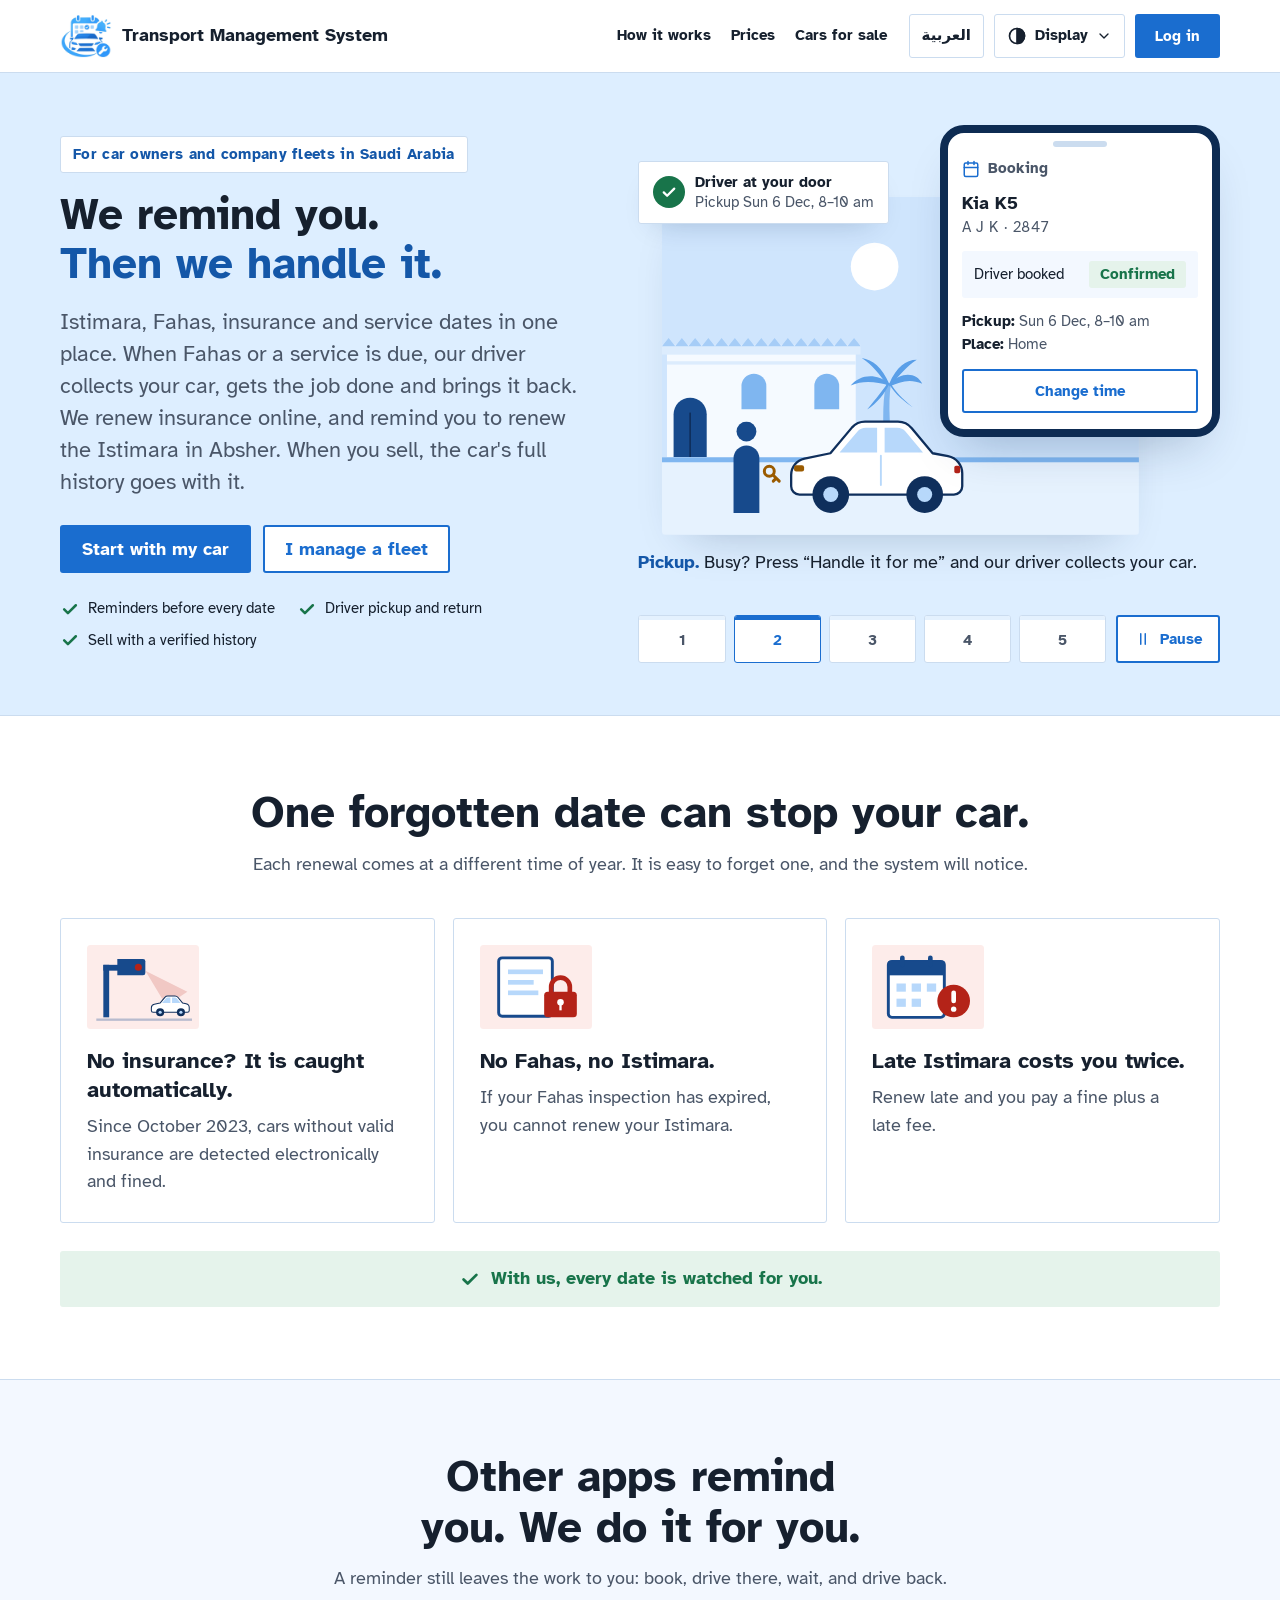
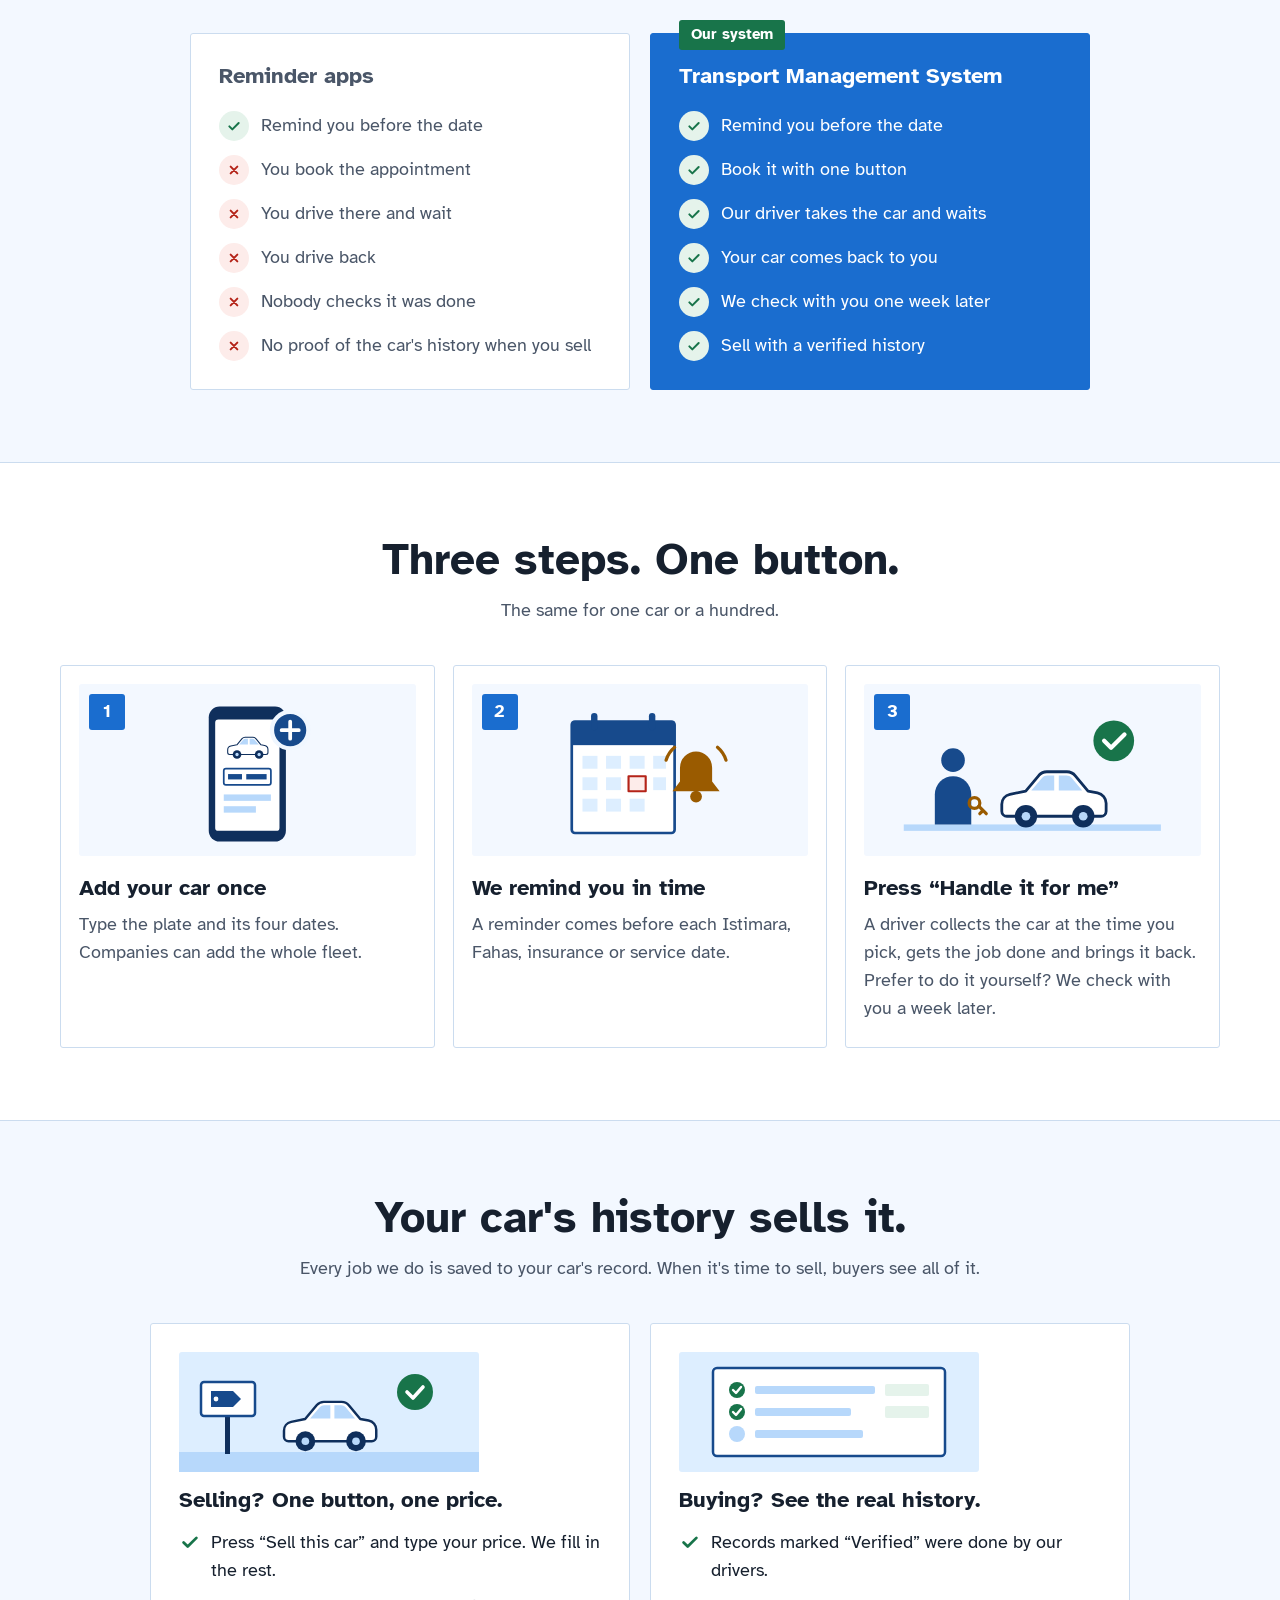
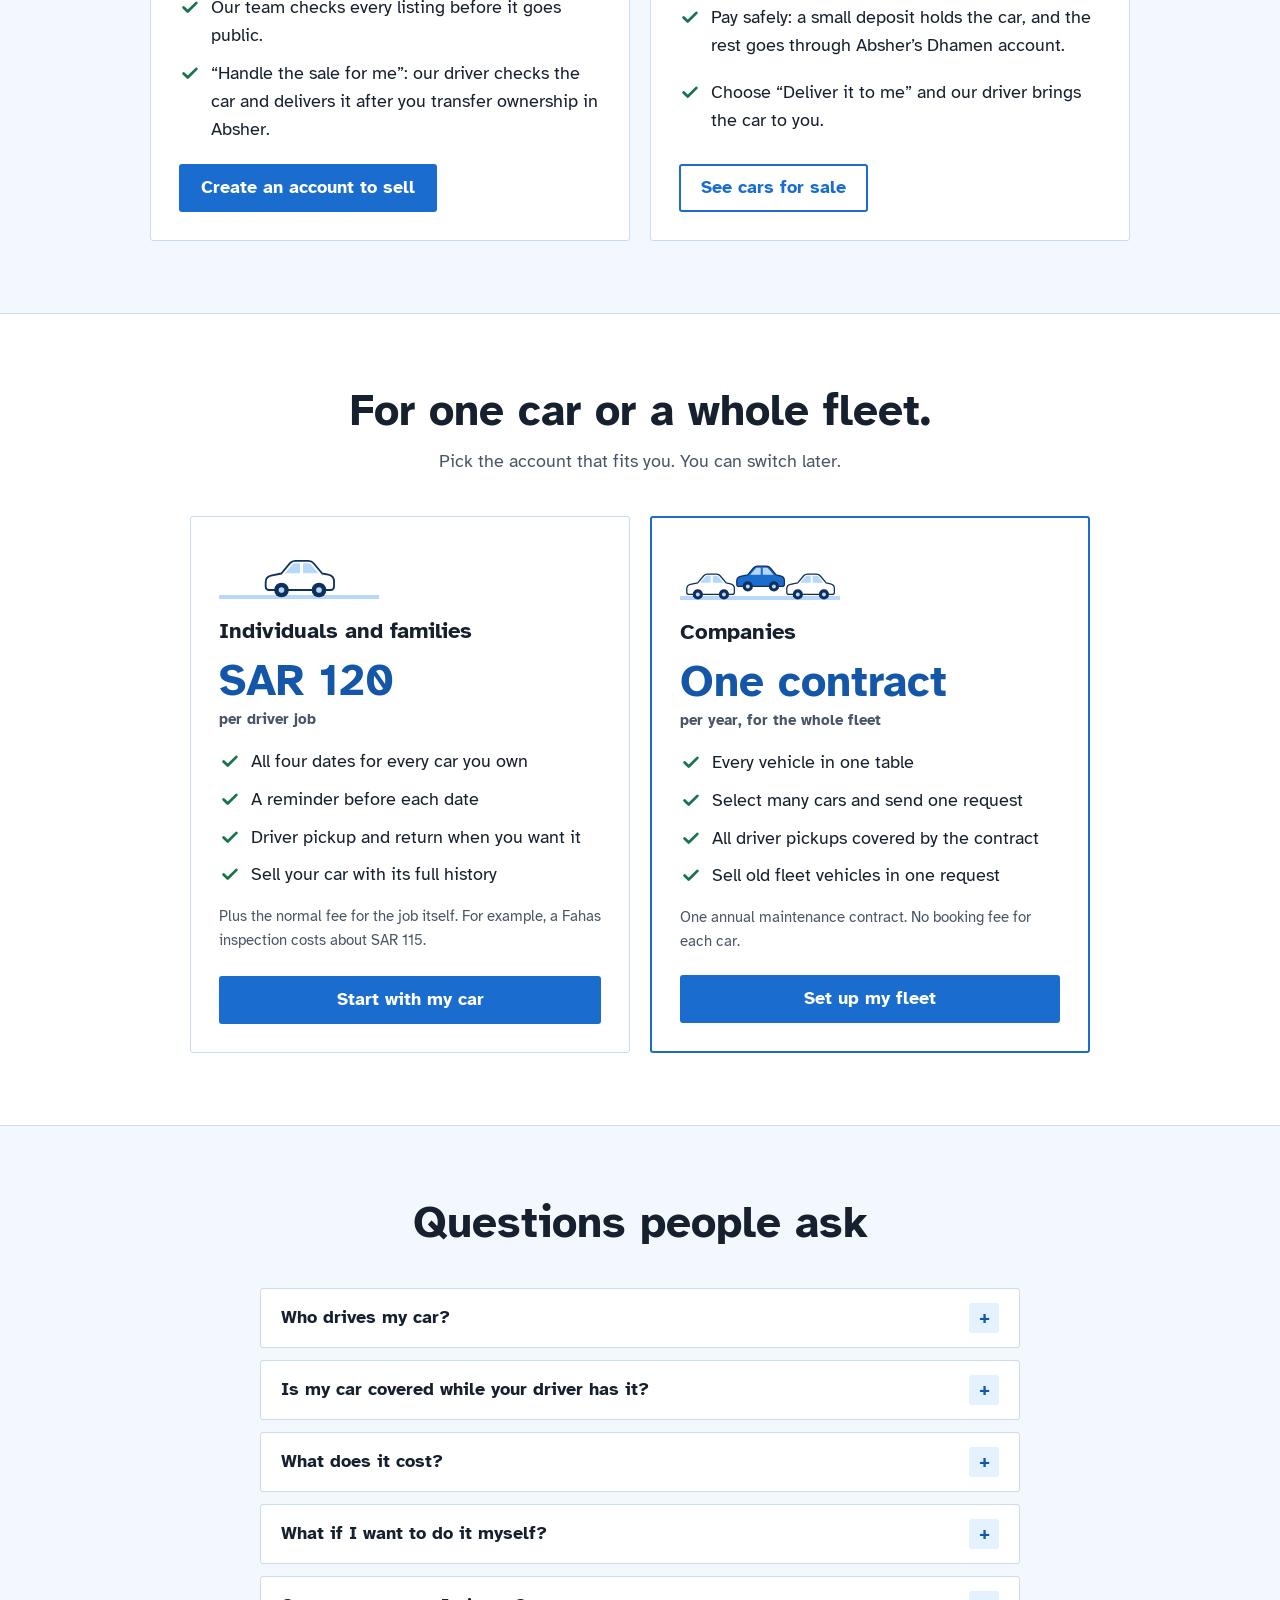
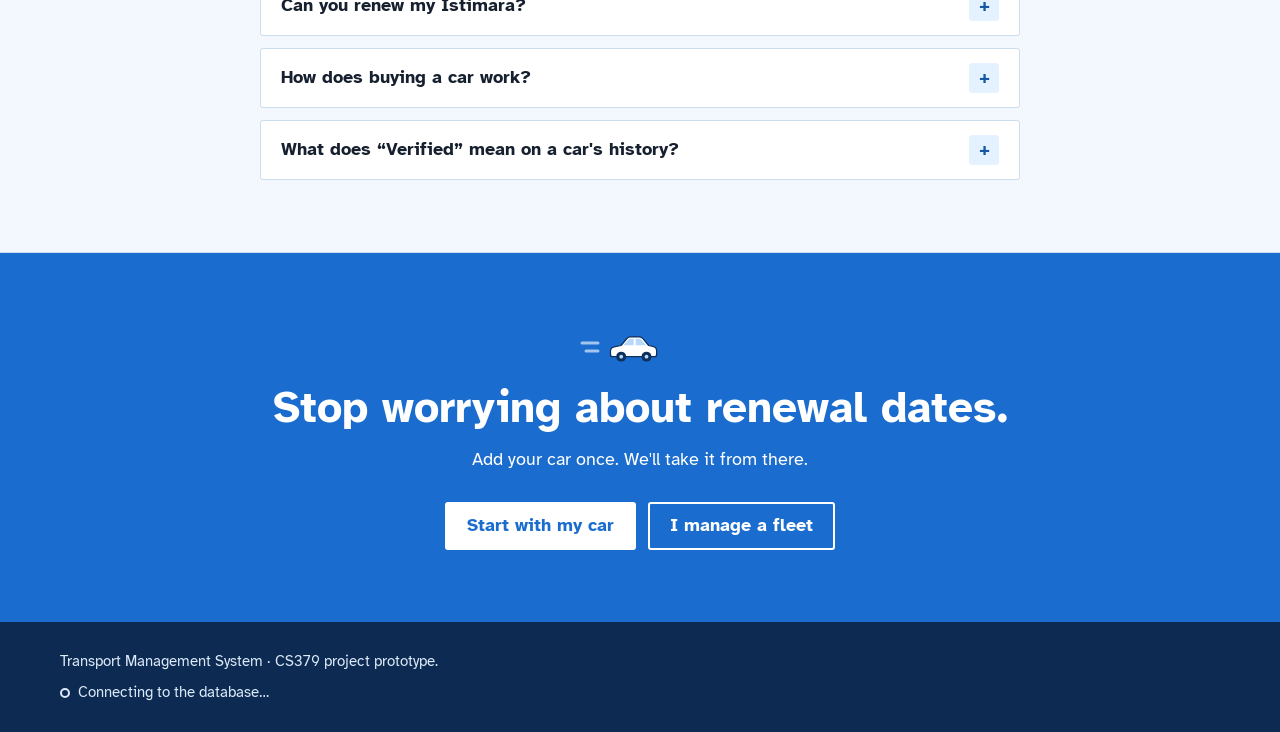
<file: index.html>
<!doctype html>
<html lang="en">
<head>
<meta charset="utf-8">
<meta name="viewport" content="width=device-width, initial-scale=1, viewport-fit=cover">
<title>Transport Management System</title>
<meta name="claude:viewport-fit-sides" content="cover">
<link rel="stylesheet" href="https://fonts.googleapis.com/css2?family=Atkinson+Hyperlegible:wght@400;700&display=swap">
<link rel="stylesheet" href="style.css">
<link rel="icon" type="image/png" href="icon-64.png">
<script src="supabase.js"></script>
<script src="app.js"></script>
<script src="ar.js"></script>
</head>
<body>
<div class="landing">
<a class="skip" href="#main">Skip to main content</a>

<!-- Drawings reused by the pictures below -->
<svg width="0" height="0" style="position:absolute" aria-hidden="true">
  <symbol id="car" viewBox="0 0 48 31">
    <path style="fill:var(--cb,#fff);stroke:var(--cs,#0f2f5c);stroke-width:1.1" d="M4 22.5V19.8C4 17.9 5.3 16.3 7.2 15.9L13.4 14.6L18.6 8.4C19.4 7.5 20.5 7 21.7 7H29.6C30.9 7 32.1 7.6 32.9 8.6L37.9 14.6L41.6 15.3C43.6 15.7 45 17.4 45 19.4V22.5C45 23.6 44.1 24.5 43 24.5H6C4.9 24.5 4 23.6 4 22.5Z"/>
    <path style="fill:var(--cg,#b7d8fb)" d="M15.6 14.4L19.9 9.4C20.4 8.8 21.1 8.5 21.9 8.5H24.6V14.4Z"/>
    <path style="fill:var(--cg,#b7d8fb)" d="M26.4 8.5H29.4C30.2 8.5 30.9 8.8 31.4 9.4L35.6 14.4H26.4Z"/>
    <circle style="fill:var(--cs,#0f2f5c)" cx="13.5" cy="24.5" r="4.4"/>
    <circle style="fill:var(--cs,#0f2f5c)" cx="36" cy="24.5" r="4.4"/>
    <circle style="fill:var(--cg,#b7d8fb)" cx="13.5" cy="24.5" r="1.7"/>
    <circle style="fill:var(--cg,#b7d8fb)" cx="36" cy="24.5" r="1.7"/>
  </symbol>
  <symbol id="tick" viewBox="0 0 24 24"><path d="M5 12.5l4.5 4.5L19 7.5" fill="none" stroke="currentColor" stroke-width="3" stroke-linecap="round" stroke-linejoin="round"/></symbol>
  <symbol id="cross" viewBox="0 0 24 24"><path d="M7 7l10 10M17 7L7 17" fill="none" stroke="currentColor" stroke-width="3" stroke-linecap="round"/></symbol>
  <symbol id="city" viewBox="0 0 480 182">
    <g fill="#a6cdf7"><rect x="0" y="70" width="46" height="112"/><rect x="52" y="36" width="34" height="146"/><rect x="92" y="90" width="50" height="92"/>
      <path d="M150 182V24l17-24 17 24v158z"/><rect x="192" y="60" width="40" height="122"/><rect x="238" y="98" width="56" height="84"/>
      <rect x="300" y="46" width="44" height="136"/><rect x="350" y="80" width="60" height="102"/><rect x="416" y="32" width="38" height="150"/><rect x="458" y="90" width="22" height="92"/></g>
    <g fill="#cfe5fd"><rect x="160" y="32" width="14" height="6"/><rect x="160" y="48" width="14" height="6"/><rect x="160" y="64" width="14" height="6"/><rect x="160" y="80" width="14" height="6"/>
      <rect x="60" y="50" width="18" height="6"/><rect x="60" y="66" width="18" height="6"/><rect x="60" y="82" width="18" height="6"/><rect x="200" y="74" width="24" height="6"/><rect x="200" y="90" width="24" height="6"/></g>
  </symbol>
  <symbol id="road" viewBox="0 0 480 78">
    <rect width="480" height="8" fill="#7fb6f0"/><rect y="8" width="480" height="70" fill="#174a8c"/>
    <g fill="#fff" opacity=".85"><rect x="6" y="66" width="26" height="4"/><rect x="58" y="66" width="26" height="4"/><rect x="110" y="66" width="26" height="4"/><rect x="162" y="66" width="26" height="4"/><rect x="214" y="66" width="26" height="4"/><rect x="266" y="66" width="26" height="4"/><rect x="318" y="66" width="26" height="4"/><rect x="370" y="66" width="26" height="4"/><rect x="422" y="66" width="26" height="4"/></g>
  </symbol>
  <symbol id="bigcar" viewBox="0 0 480 340">
    <clipPath id="frontWin"><path d="M15.6 14.4L19.9 9.4C20.4 8.8 21.1 8.5 21.9 8.5H24.6V14.4Z"/></clipPath>
    <g transform="translate(264 172) scale(-5.2 5.2)"><path fill="#fff" stroke="#0f2f5c" stroke-width=".55" d="M4 22.5V19.8C4 17.9 5.3 16.3 7.2 15.9L13.4 14.6L18.6 8.4C19.4 7.5 20.5 7 21.7 7H29.6C30.9 7 32.1 7.6 32.9 8.6L37.9 14.6L41.6 15.3C43.6 15.7 45 17.4 45 19.4V22.5C45 23.6 44.1 24.5 43 24.5H6C4.9 24.5 4 23.6 4 22.5Z"/>
      <path fill="#b7d8fb" d="M15.6 14.4L19.9 9.4C20.4 8.8 21.1 8.5 21.9 8.5H24.6V14.4Z"/><path fill="#b7d8fb" d="M26.4 8.5H29.4C30.2 8.5 30.9 8.8 31.4 9.4L35.6 14.4H26.4Z"/><g clip-path="url(#frontWin)" fill="#174a8c"><circle cx="21.3" cy="11.2" r="1.7"/><path d="M17.9 14.6c0-1.8 1.5-2.4 3.4-2.4s3.4.6 3.4 2.4z"/></g><path d="M25.5 15.2v7" stroke="#b7d8fb" stroke-width=".45"/>
      <rect x="4.7" y="17.5" width="2.4" height="1.5" rx=".5" fill="#9a5b00"/>
      <rect x="43.1" y="17.6" width="1.4" height="1.8" rx=".4" fill="#b42318"/>
      <circle cx="13.5" cy="24.5" r="4.4" fill="#0f2f5c"/><circle cx="36" cy="24.5" r="4.4" fill="#0f2f5c"/>
      <circle cx="13.5" cy="24.5" r="1.8" fill="#b7d8fb"/><circle cx="36" cy="24.5" r="1.8" fill="#b7d8fb"/></g>
  </symbol>
  <symbol id="parkedcar" viewBox="0 0 480 340">
    <g transform="translate(113.2 196.6) scale(4.2)"><path fill="#fff" stroke="#0f2f5c" stroke-width=".55" d="M4 22.5V19.8C4 17.9 5.3 16.3 7.2 15.9L13.4 14.6L18.6 8.4C19.4 7.5 20.5 7 21.7 7H29.6C30.9 7 32.1 7.6 32.9 8.6L37.9 14.6L41.6 15.3C43.6 15.7 45 17.4 45 19.4V22.5C45 23.6 44.1 24.5 43 24.5H6C4.9 24.5 4 23.6 4 22.5Z"/>
      <path fill="#b7d8fb" d="M15.6 14.4L19.9 9.4C20.4 8.8 21.1 8.5 21.9 8.5H24.6V14.4Z"/><path fill="#b7d8fb" d="M26.4 8.5H29.4C30.2 8.5 30.9 8.8 31.4 9.4L35.6 14.4H26.4Z"/><path d="M25.5 15.2v7" stroke="#b7d8fb" stroke-width=".45"/>
      <rect x="4.7" y="17.5" width="2.4" height="1.5" rx=".5" fill="#9a5b00"/>
      <rect x="43.1" y="17.6" width="1.4" height="1.8" rx=".4" fill="#b42318"/>
      <circle cx="13.5" cy="24.5" r="4.4" fill="#0f2f5c"/><circle cx="36" cy="24.5" r="4.4" fill="#0f2f5c"/>
      <circle cx="13.5" cy="24.5" r="1.8" fill="#b7d8fb"/><circle cx="36" cy="24.5" r="1.8" fill="#b7d8fb"/></g>
  </symbol>
  <symbol id="house" viewBox="0 0 240 150">
    <rect x="6" y="22" width="228" height="128" fill="#f5faff"/>
    <rect x="0" y="14" width="240" height="12" fill="#dcecfd"/>
    <path d="M0 16 l8 -10 l8 10 l8 -10 l8 10 l8 -10 l8 10 l8 -10 l8 10 l8 -10 l8 10 l8 -10 l8 10 l8 -10 l8 10 l8 -10 l8 10 l8 -10 l8 10 l8 -10 l8 10 l8 -10 l8 10 l8 -10 l8 10 l8 -10 l8 10 l8 -10 l8 10 l8 -10 l8 10 z" fill="#a6cdf7"/>
    <rect x="6" y="34" width="228" height="4" fill="#dcecfd"/>
    <path d="M96 92V64a15 15 0 0 1 30 0v28z" fill="#7fb6f0"/>
    <path d="M184 92V64a15 15 0 0 1 30 0v28z" fill="#7fb6f0"/>
    <path d="M14 150V98a20 20 0 0 1 40 0v52z" fill="#174a8c"/>
    <rect x="33" y="96" width="2" height="54" fill="#0f2f5c"/>
  </symbol>
  <symbol id="palm" viewBox="0 0 80 110">
    <path d="M37 110C39 80 35 52 41 30h5c-4 22 0 50 0 80z" fill="#7fb6f0"/>
    <g fill="#5a9fe8">
      <path d="M44 30C30 18 12 20 2 32c14-6 28-4 42 0z"/><path d="M44 30C58 16 74 18 80 30c-14-6-24-2-36 3z"/>
      <path d="M44 30C36 12 26 4 14 2c12 8 20 18 28 30z"/><path d="M44 30C52 12 62 4 74 4c-12 8-20 18-28 28z"/>
      <path d="M44 30c-4 10-14 22-24 28 10-12 16-20 22-28z"/><path d="M44 30c6 12 18 20 26 26-12-10-20-18-24-26z"/>
    </g>
  </symbol>
  <symbol id="person" viewBox="0 0 30 92">
    <circle cx="15" cy="10" r="10" style="fill:var(--pf,#174a8c)"/>
    <path d="M2 92V37a13 13 0 0 1 26 0v55z" style="fill:var(--pf,#174a8c)"/>
  </symbol>
</svg>

<!-- ============ TOP BAR ============ -->
<header class="topbar">
  <div class="container">
    <a class="brand" href="index.html">
      <img class="logo" src="logo.png" alt="" width="52" height="52">
      <span>Transport Management System</span>
    </a>
    <nav class="topnav" aria-label="Main">
      <a class="opt-nav" href="#how">How it works</a>
      <a class="opt-nav" href="#prices">Prices</a>
      <a href="market.html">Cars for sale</a>
    </nav>
    <div class="tools">
      <div data-display></div>
      <div data-auth="landing"><a class="btn" href="login.html">Log in</a></div>
    </div>
  </div>
</header>

<main id="main">

  <!-- ============ 1. HERO ============
       The left side stays still. The pictures on the right change every 4 seconds
       (5 slides: the story of one car, then selling it). Users can pick a slide or press Pause. -->
  <section class="hero" aria-labelledby="heroTitle">
    <div class="container">
      <div class="hero-copy">
        <p class="eyebrow">For car owners and company fleets in Saudi Arabia</p>
        <h1 id="heroTitle">We remind you. <span class="accent">Then we handle it.</span></h1>
        <p class="lead">Istimara, Fahas, insurance and service dates in one place. When Fahas or a service is due, our driver collects your car, gets the job done and brings it back. We renew insurance online, and remind you to renew the Istimara in Absher. When you sell, the car's full history goes with it.</p>
        <div class="actions" data-when="guest">
          <a class="btn" href="signup.html#individual">Start with my car</a>
          <a class="btn secondary" href="signup.html#business">I manage a fleet</a>
        </div>
        <div class="actions" data-when="member" hidden>
          <a class="btn" href="vehicles.html">Go to My vehicles</a>
          <a class="btn secondary" href="market.html">See cars for sale</a>
        </div>
        <div class="actions" data-when="staff" hidden>
          <a class="btn" href="admin.html">Go to the Admin page</a>
          <a class="btn secondary" href="market.html">See cars for sale</a>
        </div>
        <ul class="ticks">
          <li><svg aria-hidden="true"><use href="#tick"/></svg>Reminders before every date</li>
          <li><svg aria-hidden="true"><use href="#tick"/></svg>Driver pickup and return</li>
          <li><svg aria-hidden="true"><use href="#tick"/></svg>Sell with a verified history</li>
        </ul>
      </div>

      <div class="hero-visual" role="region" aria-roledescription="slideshow" aria-label="How it works, in 5 pictures">
        <div class="scene-stack" aria-hidden="true">

          <!-- SLIDE 1: the reminder arrives -->
          <div class="scene active">
            <div class="scene-card">
              <svg class="ill" viewBox="0 0 480 340">
                <rect width="480" height="340" fill="#cfe5fd"/>
                <circle cx="70" cy="74" r="30" fill="#fff"/>
                <use href="#city" x="0" y="80" width="480" height="182"/>
                <use href="#road" x="0" y="262" width="480" height="78"/>
                <g stroke="#fff" stroke-width="4" stroke-linecap="round" opacity=".9"><path d="M6 230h18M0 244h24M8 258h14"/></g>
                <g class="drive"><use href="#bigcar" x="0" y="0" width="480" height="340"/></g>
              </svg>
            </div>
            <div class="phone">
              <p class="ph-label"><svg viewBox="0 0 24 24"><path d="M6 8a6 6 0 0 1 12 0c0 7 3 9 3 9H3s3-2 3-9"/><path d="M10.3 21a1.94 1.94 0 0 0 3.4 0"/></svg>Reminder</p>
              <p class="ph-car">Kia K5</p>
              <p class="ph-plate">A J K · 2847</p>
              <div class="ph-due"><span>Fahas expires</span><span class="pill red">in 12 days</span></div>
              <div class="ph-btns">
                <span class="btn">Handle it for me</span>
                <span class="btn secondary">I'll do it myself</span>
              </div>
            </div>
            <div class="chip-done">
              <span class="ok amber"><svg viewBox="0 0 24 24"><path d="M6 8a6 6 0 0 1 12 0c0 7 3 9 3 9H3s3-2 3-9"/><path d="M10.3 21a1.94 1.94 0 0 0 3.4 0"/></svg></span>
              <span><b>Reminder sent</b><br><span class="muted">12 days before the date</span></span>
            </div>
          </div>

          <!-- SLIDE 2: the driver collects the car from home -->
          <div class="scene">
            <div class="scene-card">
              <svg class="ill" viewBox="0 0 480 340">
                <rect width="480" height="340" fill="#cfe5fd"/>
                <circle cx="214" cy="70" r="24" fill="#fff"/>
                <use href="#house" x="0" y="137" width="200" height="125"/>
                <use href="#palm" x="188" y="160" width="74" height="102"/>
                <rect y="262" width="480" height="78" fill="#e6f2fe"/>
                <rect y="262" width="480" height="5" fill="#7fb6f0"/>
                <use href="#person" x="70" y="226" width="30" height="92"/>
                <g fill="none" stroke="#9a5b00" stroke-width="3" stroke-linecap="round"><circle cx="108" cy="276" r="5"/><path d="M112 280l6 6M115 283l-3 3"/></g>
                <use href="#parkedcar" x="0" y="0" width="480" height="340"/>
              </svg>
            </div>
            <div class="phone">
              <p class="ph-label"><svg viewBox="0 0 24 24"><rect x="3" y="4" width="18" height="18" rx="2"/><path d="M16 2v4M8 2v4M3 10h18"/></svg>Booking</p>
              <p class="ph-car">Kia K5</p>
              <p class="ph-plate">A J K · 2847</p>
              <div class="ph-due"><span>Driver booked</span><span class="pill green">Confirmed</span></div>
              <p class="ph-note"><b>Pickup:</b> <span data-day="0">Sun</span>, 8–10 am<br><b>Place:</b> Home</p>
              <div class="ph-btns"><span class="btn secondary">Change time</span></div>
            </div>
            <div class="chip-done">
              <span class="ok"><svg><use href="#tick"/></svg></span>
              <span><b>Driver at your door</b><br><span class="muted">Pickup <span data-day="0">Sun</span>, 8–10 am</span></span>
            </div>
          </div>

          <!-- SLIDE 3: the job is done at the Fahas centre -->
          <div class="scene">
            <div class="scene-card">
              <svg class="ill" viewBox="0 0 480 340">
                <rect width="480" height="340" fill="#cfe5fd"/>
                <rect x="0" y="104" width="300" height="158" fill="#f5faff"/>
                <rect x="0" y="90" width="300" height="20" fill="#174a8c"/>
                <rect x="16" y="96" width="44" height="8" rx="2" fill="#fff"/>
                <rect x="66" y="96" width="26" height="8" rx="2" fill="#b7d8fb"/>
                <rect x="20" y="128" width="236" height="134" fill="#7fb6f0"/>
                <rect x="20" y="124" width="236" height="10" fill="#5a9fe8"/>
                <rect x="84" y="176" width="6" height="86" fill="#174a8c"/>
                <rect x="238" y="176" width="6" height="86" fill="#174a8c"/>
                <use href="#car" x="90" y="148" width="150" height="97"/>
                <rect x="84" y="238" width="160" height="7" fill="#0f2f5c"/>
                <use href="#person" x="34" y="184" width="26" height="78" style="--pf:#0f2f5c"/>
                <rect x="52" y="214" width="14" height="18" rx="2" fill="#fff" stroke="#0f2f5c" stroke-width="2"/>
                <rect x="55" y="220" width="8" height="2" fill="#0f2f5c"/><rect x="55" y="225" width="6" height="2" fill="#0f2f5c"/>
                <circle cx="168" cy="150" r="16" fill="#18744a"/>
                <path d="M160.5 150l5.5 5.5 10-11" fill="none" stroke="#fff" stroke-width="3.6" stroke-linecap="round" stroke-linejoin="round"/>
                <use href="#road" x="0" y="262" width="480" height="78"/>
              </svg>
            </div>
            <div class="phone">
              <p class="ph-label"><svg viewBox="0 0 24 24"><path d="M21 12a9 9 0 1 1-3-6.7L21 8"/><path d="M21 3v5h-5"/></svg>Live update</p>
              <p class="ph-car">Kia K5</p>
              <p class="ph-plate">A J K · 2847</p>
              <div class="ph-due">
                <span>Fahas</span><span class="pill green">Passed</span>
                <span>Oil service</span><span class="pill green">Done</span>
              </div>
              <p class="ph-note">Your car is on its way back.</p>
            </div>
            <div class="chip-done">
              <span class="ok"><svg><use href="#tick"/></svg></span>
              <span><b>Fahas passed</b><br><span class="muted">Oil changed too</span></span>
            </div>
          </div>

          <!-- SLIDE 4: the car is back home -->
          <div class="scene">
            <div class="scene-card">
              <svg class="ill" viewBox="0 0 480 340">
                <rect width="480" height="340" fill="#cfe5fd"/>
                <circle cx="214" cy="84" r="24" fill="#fff"/>
                <use href="#house" x="0" y="137" width="200" height="125"/>
                <use href="#palm" x="188" y="160" width="74" height="102"/>
                <rect y="262" width="480" height="78" fill="#e6f2fe"/>
                <rect y="262" width="480" height="5" fill="#7fb6f0"/>
                <use href="#person" x="46" y="226" width="30" height="92" style="--pf:#3b7fd0"/>
                <use href="#person" x="94" y="226" width="30" height="92"/>
                <g fill="none" stroke="#9a5b00" stroke-width="3" stroke-linecap="round"><circle cx="84" cy="272" r="5"/><path d="M88 276l5 5M91 279l-3 3"/></g>
                <g class="arrive"><use href="#parkedcar" x="0" y="0" width="480" height="340"/></g>
                <circle cx="214" cy="206" r="16" fill="#18744a"/>
                <path d="M206.5 206l5.5 5.5 10-11" fill="none" stroke="#fff" stroke-width="3.6" stroke-linecap="round" stroke-linejoin="round"/>
              </svg>
            </div>
            <div class="phone">
              <p class="ph-label"><svg viewBox="0 0 24 24"><path d="M5 12.5l4.5 4.5L19 7.5"/></svg>Done</p>
              <p class="ph-car">Kia K5</p>
              <p class="ph-plate">A J K · 2847</p>
              <div class="ph-due"><span>Car returned</span><span class="pill green">1:30 pm</span></div>
              <div class="ph-due"><span>Next: insurance</span><span class="pill blue">in 5 months</span></div>
              <div class="ph-btns"><span class="btn secondary">View my vehicles</span></div>
            </div>
            <div class="chip-done">
              <span class="ok"><svg><use href="#tick"/></svg></span>
              <span><b>Car returned</b><br><span class="muted">Same day, 1:30 pm</span></span>
            </div>
          </div>

          <!-- SLIDE 5: selling the car with its full history -->
          <div class="scene">
            <div class="scene-card">
              <svg class="ill" viewBox="0 0 480 340">
                <rect width="480" height="340" fill="#cfe5fd"/>
                <circle cx="214" cy="70" r="24" fill="#fff"/>
                <use href="#house" x="0" y="137" width="200" height="125"/>
                <use href="#palm" x="188" y="160" width="74" height="102"/>
                <rect y="262" width="480" height="78" fill="#e6f2fe"/>
                <rect y="262" width="480" height="5" fill="#7fb6f0"/>
                <rect x="84" y="236" width="6" height="82" fill="#0f2f5c"/>
                <rect x="46" y="190" width="82" height="52" rx="4" fill="#fff" stroke="#174a8c" stroke-width="3"/>
                <path d="M62 204h34l12 12-12 12H62z" fill="#174a8c"/>
                <circle cx="70" cy="216" r="3.4" fill="#fff"/>
                <use href="#parkedcar" x="0" y="0" width="480" height="340"/>
                <path d="M226 168l17 6v13c0 11-7.5 18-17 22-9.5-4-17-11-17-22v-13z" fill="#18744a"/>
                <path d="M218.5 188l5.5 5.5 10-11" fill="none" stroke="#fff" stroke-width="3.6" stroke-linecap="round" stroke-linejoin="round"/>
              </svg>
            </div>
            <div class="phone">
              <p class="ph-label"><svg viewBox="0 0 24 24"><path d="M3 12V4h8l10 10-8 8z"/><circle cx="7.5" cy="8.5" r="1.5"/></svg>For sale</p>
              <p class="ph-car">Kia K5</p>
              <p class="ph-plate">2022 · 51,240 km</p>
              <div class="ph-due"><span>Price</span><span class="pill blue">SAR 68,000</span></div>
              <div class="ph-due"><span>History</span><span class="pill green">Verified</span></div>
              <div class="ph-btns"><span class="btn secondary">View listing</span></div>
            </div>
            <div class="chip-done">
              <span class="ok"><svg><use href="#tick"/></svg></span>
              <span><b>Listed for sale</b><br><span class="muted">Full history attached</span></span>
            </div>
          </div>
        </div>

        <!-- what each picture shows -->
        <div class="cap-stack">
          <p class="cap active"><b>Reminder.</b> We remind you before each Istimara, Fahas, insurance and service date.</p>
          <p class="cap" aria-hidden="true"><b>Pickup.</b> Busy? Press “Handle it for me” and our driver collects your car.</p>
          <p class="cap" aria-hidden="true"><b>Job done.</b> The driver takes it to the Fahas centre and gets the job done.</p>
          <p class="cap" aria-hidden="true"><b>Returned.</b> Your car comes back to you the same day.</p>
          <p class="cap" aria-hidden="true"><b>For sale.</b> Selling? Press one button, type a price, and the full history goes with it.</p>
        </div>

        <!-- slideshow controls: pick a picture, or pause -->
        <div class="slide-controls">
          <div class="tabs" role="group" aria-label="Pictures">
            <button type="button" class="tab active" aria-current="true" aria-label="Picture 1 of 5: Reminder"><span class="bar"><i></i></span>1</button>
            <button type="button" class="tab" aria-label="Picture 2 of 5: Pickup"><span class="bar"><i></i></span>2</button>
            <button type="button" class="tab" aria-label="Picture 3 of 5: Job done"><span class="bar"><i></i></span>3</button>
            <button type="button" class="tab" aria-label="Picture 4 of 5: Returned"><span class="bar"><i></i></span>4</button>
            <button type="button" class="tab" aria-label="Picture 5 of 5: For sale"><span class="bar"><i></i></span>5</button>
          </div>
          <button type="button" class="btn secondary pause" aria-pressed="false">
            <svg class="i-pause" viewBox="0 0 24 24" aria-hidden="true"><path d="M9 5v14M15 5v14"/></svg>
            <svg class="i-play" viewBox="0 0 24 24" aria-hidden="true"><path d="M7 5l12 7-12 7z"/></svg>
            <span>Pause</span>
          </button>
        </div>
      </div>
    </div>
  </section>

  <!-- ============ 2. THE PROBLEM: what a missed date costs ============ -->
  <section class="section" id="problem">
    <div class="container">
      <div class="section-head">
        <h2>One forgotten date can stop your car.</h2>
        <p class="intro">Each renewal comes at a different time of year. It is easy to forget one, and the system will notice.</p>
      </div>
      <div class="pains">
        <article class="card pain">
          <svg class="ill art" viewBox="0 0 96 72" aria-hidden="true">
            <rect width="96" height="72" rx="3" fill="#fdecea"/>
            <path d="M50 22l36 18-18 12z" fill="#b42318" opacity=".18"/>
            <rect x="14" y="17" width="5" height="45" fill="#174a8c"/>
            <rect x="14" y="17" width="14" height="5" fill="#174a8c"/>
            <path d="M26 12h22a2 2 0 0 1 2 2v10a2 2 0 0 1-2 2H26z" fill="#174a8c"/>
            <circle cx="44" cy="19" r="3" fill="#b42318"/>
            <use href="#car" x="52" y="38" width="38" height="25"/>
            <rect x="8" y="63" width="82" height="2" fill="#174a8c" opacity=".3"/>
          </svg>
          <h3>No insurance? It is caught automatically.</h3>
          <p>Since October 2023, cars without valid insurance are detected electronically and fined.</p>
        </article>
        <article class="card pain">
          <svg class="ill art" viewBox="0 0 96 72" aria-hidden="true">
            <rect width="96" height="72" rx="3" fill="#fdecea"/>
            <rect x="16" y="11" width="46" height="50" rx="3" fill="#fff" stroke="#174a8c" stroke-width="2.5"/>
            <rect x="24" y="21" width="30" height="4" fill="#b7d8fb"/>
            <rect x="24" y="30" width="22" height="4" fill="#b7d8fb"/>
            <rect x="24" y="39" width="26" height="4" fill="#b7d8fb"/>
            <path d="M61 41v-5a8 8 0 0 1 16 0v5" fill="none" stroke="#b42318" stroke-width="4"/>
            <rect x="55" y="40" width="28" height="22" rx="3" fill="#b42318"/>
            <circle cx="69" cy="49" r="2.8" fill="#fff"/>
            <rect x="68" y="50" width="2" height="6" fill="#fff"/>
          </svg>
          <h3>No Fahas, no Istimara.</h3>
          <p>If your Fahas inspection has expired, you cannot renew your Istimara.</p>
        </article>
        <article class="card pain">
          <svg class="ill art" viewBox="0 0 96 72" aria-hidden="true">
            <rect width="96" height="72" rx="3" fill="#fdecea"/>
            <rect x="14" y="14" width="48" height="48" rx="3" fill="#fff" stroke="#174a8c" stroke-width="2.5"/>
            <rect x="14" y="14" width="48" height="12" fill="#174a8c"/>
            <rect x="24" y="9" width="4" height="10" rx="2" fill="#174a8c"/>
            <rect x="48" y="9" width="4" height="10" rx="2" fill="#174a8c"/>
            <g fill="#b7d8fb">
              <rect x="21" y="33" width="8" height="7"/><rect x="34" y="33" width="8" height="7"/><rect x="47" y="33" width="8" height="7"/>
              <rect x="21" y="46" width="8" height="7"/><rect x="34" y="46" width="8" height="7"/>
            </g>
            <circle cx="70" cy="48" r="14" fill="#b42318"/>
            <rect x="68" y="39" width="4" height="11" rx="2" fill="#fff"/>
            <circle cx="70" cy="55" r="2.3" fill="#fff"/>
          </svg>
          <h3>Late Istimara costs you twice.</h3>
          <p>Renew late and you pay a fine plus a late fee.</p>
        </article>
      </div>
      <p class="pain-fix"><svg aria-hidden="true"><use href="#tick"/></svg>With us, every date is watched for you.</p>
    </div>
  </section>

  <!-- ============ 3. WHY US: compared with reminder apps ============ -->
  <section class="section alt" id="why">
    <div class="container">
      <div class="section-head">
        <h2>Other apps remind you. We do it for you.</h2>
        <p class="intro">A reminder still leaves the work to you: book, drive there, wait, and drive back.</p>
      </div>
      <div class="compare">
        <div class="card them">
          <h3>Reminder apps</h3>
          <ul class="yesno">
            <li><span class="yn yes"><svg aria-hidden="true"><use href="#tick"/></svg></span><span><span class="sr-only">Yes: </span>Remind you before the date</span></li>
            <li><span class="yn no"><svg aria-hidden="true"><use href="#cross"/></svg></span><span><span class="sr-only">No: </span>You book the appointment</span></li>
            <li><span class="yn no"><svg aria-hidden="true"><use href="#cross"/></svg></span><span><span class="sr-only">No: </span>You drive there and wait</span></li>
            <li><span class="yn no"><svg aria-hidden="true"><use href="#cross"/></svg></span><span><span class="sr-only">No: </span>You drive back</span></li>
            <li><span class="yn no"><svg aria-hidden="true"><use href="#cross"/></svg></span><span><span class="sr-only">No: </span>Nobody checks it was done</span></li>
            <li><span class="yn no"><svg aria-hidden="true"><use href="#cross"/></svg></span><span><span class="sr-only">No: </span>No proof of the car's history when you sell</span></li>
          </ul>
        </div>
        <div class="card us">
          <p class="badge">Our system</p>
          <h3>Transport Management System</h3>
          <ul class="yesno">
            <li><span class="yn yes"><svg aria-hidden="true"><use href="#tick"/></svg></span><span><span class="sr-only">Yes: </span>Remind you before the date</span></li>
            <li><span class="yn yes"><svg aria-hidden="true"><use href="#tick"/></svg></span><span><span class="sr-only">Yes: </span>Book it with one button</span></li>
            <li><span class="yn yes"><svg aria-hidden="true"><use href="#tick"/></svg></span><span><span class="sr-only">Yes: </span>Our driver takes the car and waits</span></li>
            <li><span class="yn yes"><svg aria-hidden="true"><use href="#tick"/></svg></span><span><span class="sr-only">Yes: </span>Your car comes back to you</span></li>
            <li><span class="yn yes"><svg aria-hidden="true"><use href="#tick"/></svg></span><span><span class="sr-only">Yes: </span>We check with you one week later</span></li>
            <li><span class="yn yes"><svg aria-hidden="true"><use href="#tick"/></svg></span><span><span class="sr-only">Yes: </span>Sell with a verified history</span></li>
          </ul>
        </div>
      </div>
    </div>
  </section>

  <!-- ============ 4. HOW IT WORKS: 3 illustrated steps ============ -->
  <section class="section" id="how">
    <div class="container">
      <div class="section-head">
        <h2>Three steps. One button.</h2>
        <p class="intro">The same for one car or a hundred.</p>
      </div>
      <ol class="how">
        <li class="card step">
          <div class="art-box">
            <span class="n" aria-hidden="true">1</span>
            <svg class="ill" viewBox="0 0 240 140" aria-hidden="true">
              <rect x="84" y="8" width="72" height="126" rx="10" fill="#0f2f5c"/>
              <rect x="90" y="20" width="60" height="104" rx="3" fill="#fff"/>
              <use href="#car" x="98" y="30" width="44" height="29"/>
              <rect x="98" y="66" width="44" height="15" rx="2" fill="#fff" stroke="#174a8c" stroke-width="1.6"/>
              <rect x="102" y="71" width="13" height="5" fill="#174a8c"/>
              <rect x="119" y="71" width="19" height="5" fill="#174a8c"/>
              <rect x="98" y="90" width="44" height="6" fill="#b7d8fb"/>
              <rect x="98" y="101" width="30" height="6" fill="#b7d8fb"/>
              <circle cx="160" cy="30" r="17" fill="#174a8c" stroke="#f0f7ff" stroke-width="4"/>
              <path d="M160 22v16M152 30h16" stroke="#fff" stroke-width="3.5" stroke-linecap="round"/>
            </svg>
          </div>
          <h3>Add your car once</h3>
          <p>Type the plate and its four dates. Companies can add the whole fleet.</p>
        </li>
        <li class="card step">
          <div class="art-box">
            <span class="n" aria-hidden="true">2</span>
            <svg class="ill" viewBox="0 0 240 140" aria-hidden="true">
              <rect x="56" y="22" width="96" height="104" rx="3" fill="#fff" stroke="#174a8c" stroke-width="2.5"/>
              <rect x="56" y="22" width="96" height="22" fill="#174a8c"/>
              <rect x="74" y="14" width="6" height="16" rx="3" fill="#174a8c"/>
              <rect x="128" y="14" width="6" height="16" rx="3" fill="#174a8c"/>
              <g fill="#ddeeff">
                <rect x="66" y="54" width="14" height="12"/><rect x="88" y="54" width="14" height="12"/><rect x="110" y="54" width="14" height="12"/><rect x="132" y="54" width="12" height="12"/>
                <rect x="66" y="74" width="14" height="12"/><rect x="88" y="74" width="14" height="12"/><rect x="132" y="74" width="12" height="12"/>
                <rect x="66" y="94" width="14" height="12"/><rect x="88" y="94" width="14" height="12"/><rect x="110" y="94" width="14" height="12"/>
              </g>
              <rect x="109" y="73" width="16" height="14" fill="#fdecea" stroke="#b42318" stroke-width="2"/>
              <g transform="translate(150 46)">
                <path d="M22 4a15 15 0 0 1 15 15v13l7 9H0l7-9V19A15 15 0 0 1 22 4z" fill="#9a5b00"/>
                <circle cx="22" cy="46" r="5.5" fill="#9a5b00"/>
                <path d="M-6 12a26 26 0 0 1 8-12M50 12a26 26 0 0 0-8-12" fill="none" stroke="#9a5b00" stroke-width="3" stroke-linecap="round"/>
              </g>
            </svg>
          </div>
          <h3>We remind you in time</h3>
          <p>A reminder comes before each Istimara, Fahas, insurance or service date.</p>
        </li>
        <li class="card step">
          <div class="art-box">
            <span class="n" aria-hidden="true">3</span>
            <svg class="ill" viewBox="0 0 240 140" aria-hidden="true">
              <rect x="0" y="118" width="240" height="6" fill="#b7d8fb"/>
              <circle cx="46" cy="58" r="11" fill="#174a8c"/>
              <path d="M29 118V90a17 17 0 0 1 34 0v28z" fill="#174a8c"/>
              <circle cx="66" cy="98" r="5" fill="none" stroke="#9a5b00" stroke-width="3"/>
              <path d="M70 101l7 7M74 105l-3 3" stroke="#9a5b00" stroke-width="3" stroke-linecap="round"/>
              <use href="#car" x="82" y="52" width="114" height="74"/>
              <circle cx="196" cy="40" r="19" fill="#18744a"/>
              <path d="M187 40l6.5 6.5L206 34" fill="none" stroke="#fff" stroke-width="4" stroke-linecap="round" stroke-linejoin="round"/>
            </svg>
          </div>
          <h3>Press “Handle it for me”</h3>
          <p>A driver collects the car at the time you pick, gets the job done and brings it back. Prefer to do it yourself? We check with you a week later.</p>
        </li>
      </ol>
    </div>
  </section>

  <!-- ============ 5. BUY AND SELL with the full history ============ -->
  <section class="section alt" id="sell">
    <div class="container">
      <div class="section-head">
        <h2>Your car's history sells it.</h2>
        <p class="intro">Every job we do is saved to your car's record. When it's time to sell, buyers see all of it.</p>
      </div>
      <div class="trade">
        <article class="card">
          <svg class="ill art" viewBox="0 0 300 120" aria-hidden="true">
            <rect width="300" height="120" rx="3" fill="#ddeeff"/>
            <rect y="100" width="300" height="20" fill="#b7d8fb"/>
            <use href="#car" x="96" y="34" width="108" height="70"/>
            <rect x="46" y="58" width="5" height="44" fill="#0f2f5c"/>
            <rect x="22" y="30" width="54" height="34" rx="3" fill="#fff" stroke="#174a8c" stroke-width="2.5"/>
            <path d="M32 39h22l8 8-8 8H32z" fill="#174a8c"/><circle cx="37" cy="47" r="2.4" fill="#fff"/>
            <circle cx="236" cy="40" r="18" fill="#18744a"/>
            <path d="M228 40l6 6 10-11" fill="none" stroke="#fff" stroke-width="3.6" stroke-linecap="round" stroke-linejoin="round"/>
          </svg>
          <h3>Selling? One button, one price.</h3>
          <ul class="checks">
            <li><svg aria-hidden="true"><use href="#tick"/></svg>Press “Sell this car” and type your price. We fill in the rest.</li>
            <li><svg aria-hidden="true"><use href="#tick"/></svg>Our team checks every listing before it goes public.</li>
            <li><svg aria-hidden="true"><use href="#tick"/></svg>“Handle the sale for me”: our driver checks the car and delivers it after you transfer ownership in Absher.</li>
          </ul>
          <a class="btn" href="vehicles.html" data-when="member" hidden>Sell my car</a>
          <a class="btn" href="signup.html#individual" data-when="guest">Create an account to sell</a>
        </article>
        <article class="card">
          <svg class="ill art" viewBox="0 0 300 120" aria-hidden="true">
            <rect width="300" height="120" rx="3" fill="#ddeeff"/>
            <rect x="34" y="16" width="232" height="88" rx="4" fill="#fff" stroke="#174a8c" stroke-width="2.5"/>
            <g fill="#18744a"><circle cx="58" cy="38" r="8"/><circle cx="58" cy="60" r="8"/></g>
            <circle cx="58" cy="82" r="8" fill="#b7d8fb"/>
            <path d="M54 38l3 3 5-6M54 60l3 3 5-6" fill="none" stroke="#fff" stroke-width="2.4" stroke-linecap="round" stroke-linejoin="round"/>
            <g fill="#b7d8fb"><rect x="76" y="34" width="120" height="8" rx="2"/><rect x="76" y="56" width="96" height="8" rx="2"/><rect x="76" y="78" width="108" height="8" rx="2"/></g>
            <g fill="#e5f3eb"><rect x="206" y="32" width="44" height="12" rx="2"/><rect x="206" y="54" width="44" height="12" rx="2"/></g>
          </svg>
          <h3>Buying? See the real history.</h3>
          <ul class="checks">
            <li><svg aria-hidden="true"><use href="#tick"/></svg>Records marked “Verified” were done by our drivers.</li>
            <li><svg aria-hidden="true"><use href="#tick"/></svg>Pay safely: a small deposit holds the car, and the rest goes through Absher’s Dhamen account.</li>
            <li><svg aria-hidden="true"><use href="#tick"/></svg>Choose “Deliver it to me” and our driver brings the car to you.</li>
          </ul>
          <a class="btn secondary" href="market.html">See cars for sale</a>
        </article>
      </div>
    </div>
  </section>

  <!-- ============ 6. PRICES: individual and company offers ============ -->
  <section class="section" id="prices">
    <div class="container">
      <div class="section-head">
        <h2>For one car or a whole fleet.</h2>
        <p class="intro">Pick the account that fits you. You can switch later.</p>
      </div>
      <div class="plans">
        <article class="card plan">
          <svg class="ill plan-art" viewBox="0 0 160 56" aria-hidden="true">
            <rect y="50" width="160" height="4" fill="#b7d8fb"/>
            <use href="#car" x="40" y="4" width="80" height="52"/>
          </svg>
          <h3>Individuals and families</h3>
          <p class="price">SAR 120 <span class="per">per driver job</span></p>
          <ul class="checks">
            <li><svg aria-hidden="true"><use href="#tick"/></svg>All four dates for every car you own</li>
            <li><svg aria-hidden="true"><use href="#tick"/></svg>A reminder before each date</li>
            <li><svg aria-hidden="true"><use href="#tick"/></svg>Driver pickup and return when you want it</li>
            <li><svg aria-hidden="true"><use href="#tick"/></svg>Sell your car with its full history</li>
          </ul>
          <p class="fine">Plus the normal fee for the job itself. For example, a Fahas inspection costs about SAR 115.</p>
          <a class="btn" href="signup.html#individual">Start with my car</a>
        </article>
        <article class="card plan featured">
          <svg class="ill plan-art" viewBox="0 0 160 56" aria-hidden="true">
            <rect y="50" width="160" height="4" fill="#b7d8fb"/>
            <use href="#car" x="2" y="20" width="56" height="36"/>
            <use href="#car" x="52" y="12" width="56" height="36" style="--cb:#1a6dcf;--cg:#b7d8fb"/>
            <use href="#car" x="102" y="20" width="56" height="36"/>
          </svg>
          <h3>Companies</h3>
          <p class="price">One contract <span class="per">per year, for the whole fleet</span></p>
          <ul class="checks">
            <li><svg aria-hidden="true"><use href="#tick"/></svg>Every vehicle in one table</li>
            <li><svg aria-hidden="true"><use href="#tick"/></svg>Select many cars and send one request</li>
            <li><svg aria-hidden="true"><use href="#tick"/></svg>All driver pickups covered by the contract</li>
            <li><svg aria-hidden="true"><use href="#tick"/></svg>Sell old fleet vehicles in one request</li>
          </ul>
          <p class="fine">One annual maintenance contract. No booking fee for each car.</p>
          <a class="btn" href="signup.html#business">Set up my fleet</a>
        </article>
      </div>
    </div>
  </section>

  <!-- ============ 7. QUESTIONS ============ -->
  <section class="section alt" id="faq">
    <div class="container">
      <div class="section-head">
        <h2>Questions people ask</h2>
      </div>
      <div class="faq">
        <details>
          <summary>Who drives my car?</summary>
          <p>A driver from our team. You choose the day, the time and the pickup place (home or work), and the driver brings the car back when the job is done.</p>
        </details>
        <details>
          <summary>Is my car covered while your driver has it?</summary>
          <p>Yes. Every trip is covered by our insurance, from pickup until the car is back with you.</p>
        </details>
        <details>
          <summary>What does it cost?</summary>
          <p>For individuals, SAR 120 for each driver job, plus the normal fee for the job itself. For companies, all pickups are covered by the annual maintenance contract.</p>
        </details>
        <details>
          <summary>What if I want to do it myself?</summary>
          <p>Press “I'll do it myself”. One week later we ask if it is done, so nothing is forgotten.</p>
        </details>
        <details>
          <summary>Can you renew my Istimara?</summary>
          <p>No. Only the car's owner can renew the Istimara, in the Absher app. We remind you in time and tell you what Absher needs first: a valid Fahas, active insurance and no unpaid traffic fines. We can do the Fahas and the insurance for you.</p>
        </details>
        <details>
          <summary>How does buying a car work?</summary>
          <p>Pick a car, choose delivery or pickup, and pay a deposit to hold it. The rest is paid through Absher’s Dhamen account, so the seller is paid only after the ownership transfer.</p>
        </details>
        <details>
          <summary>What does “Verified” mean on a car's history?</summary>
          <p>The job was done by our drivers, so we know it happened. Records marked “Owner reported” were added by the owner.</p>
        </details>
      </div>
    </div>
  </section>

  <!-- ============ 8. FINAL CALL TO ACTION ============ -->
  <section class="cta-band">
    <div class="container">
      <svg class="ill cta-car" viewBox="0 0 120 40" aria-hidden="true">
        <g stroke="#fff" stroke-width="3" stroke-linecap="round" opacity=".6"><path d="M2 18h16M6 26h12"/></g>
        <use href="#car" x="26" y="4" width="54" height="35" style="--cb:#fff;--cs:#0f2f5c;--cg:#b7d8fb"/>
      </svg>
      <h2>Stop worrying about renewal dates.</h2>
      <p>Add your car once. We'll take it from there.</p>
      <div class="actions" data-when="guest">
        <a class="btn light" href="signup.html#individual">Start with my car</a>
        <a class="btn ghost" href="signup.html#business">I manage a fleet</a>
      </div>
      <div class="actions" data-when="user" hidden>
        <a class="btn light" href="market.html">See cars for sale</a>
      </div>
    </div>
  </section>

</main>

<footer class="footer">
  <div class="container">
    <p>Transport Management System · CS379 project prototype.</p>
  </div>
</footer>

<script>
/* Hero pictures: 5 slides, 4 seconds each (the time is set in style.css, @keyframes fill).
   The left side never moves. The progress bar on the active number runs for 4 seconds;
   when it ends, the next picture shows. Users stay in control: pick any picture, or press Pause. */
(function () {
  var hero   = document.querySelector('.hero');
  var scenes = hero.querySelectorAll('.scene');
  var caps   = hero.querySelectorAll('.cap');
  var tabs   = hero.querySelectorAll('.tab');
  var pause  = hero.querySelector('.pause');
  var current = 0;

  // the pickup day in the pictures is always the next working day
  var next = TMS.workdays(1)[0];
  hero.querySelectorAll('[data-day="0"]').forEach(function (el) { el.textContent = TMS.fmtDay(next); });

  function show(n) {
    current = (n + scenes.length) % scenes.length;
    for (var k = 0; k < scenes.length; k++) {
      var on = (k === current);
      scenes[k].classList.toggle('active', on);
      caps[k].classList.toggle('active', on);
      caps[k].setAttribute('aria-hidden', String(!on));
      tabs[k].classList.toggle('active', on);
      if (on) tabs[k].setAttribute('aria-current', 'true'); else tabs[k].removeAttribute('aria-current');
    }
  }

  hero.addEventListener('animationend', function (e) {
    if (e.animationName === 'fill') show(current + 1);
  });
  tabs.forEach(function (tab, k) { tab.addEventListener('click', function () { show(k); }); });

  function setPaused(p) {
    hero.classList.toggle('paused', p);
    pause.setAttribute('aria-pressed', String(p));
    pause.querySelector('span').textContent = p ? 'Play' : 'Pause';
  }
  pause.addEventListener('click', function () { setPaused(!hero.classList.contains('paused')); });

  // keyboard users: hold the picture while they move through the controls
  var controls = hero.querySelector('.slide-controls');
  controls.addEventListener('focusin', function (e) { if (e.target.matches(':focus-visible')) hero.classList.add('hold'); });
  controls.addEventListener('focusout', function () { hero.classList.remove('hold'); });

  // users who ask their device for less motion: start paused
  if (window.matchMedia && matchMedia('(prefers-reduced-motion: reduce)').matches) setPaused(true);
})();
</script>
</div>
</body>
</html>
</file>
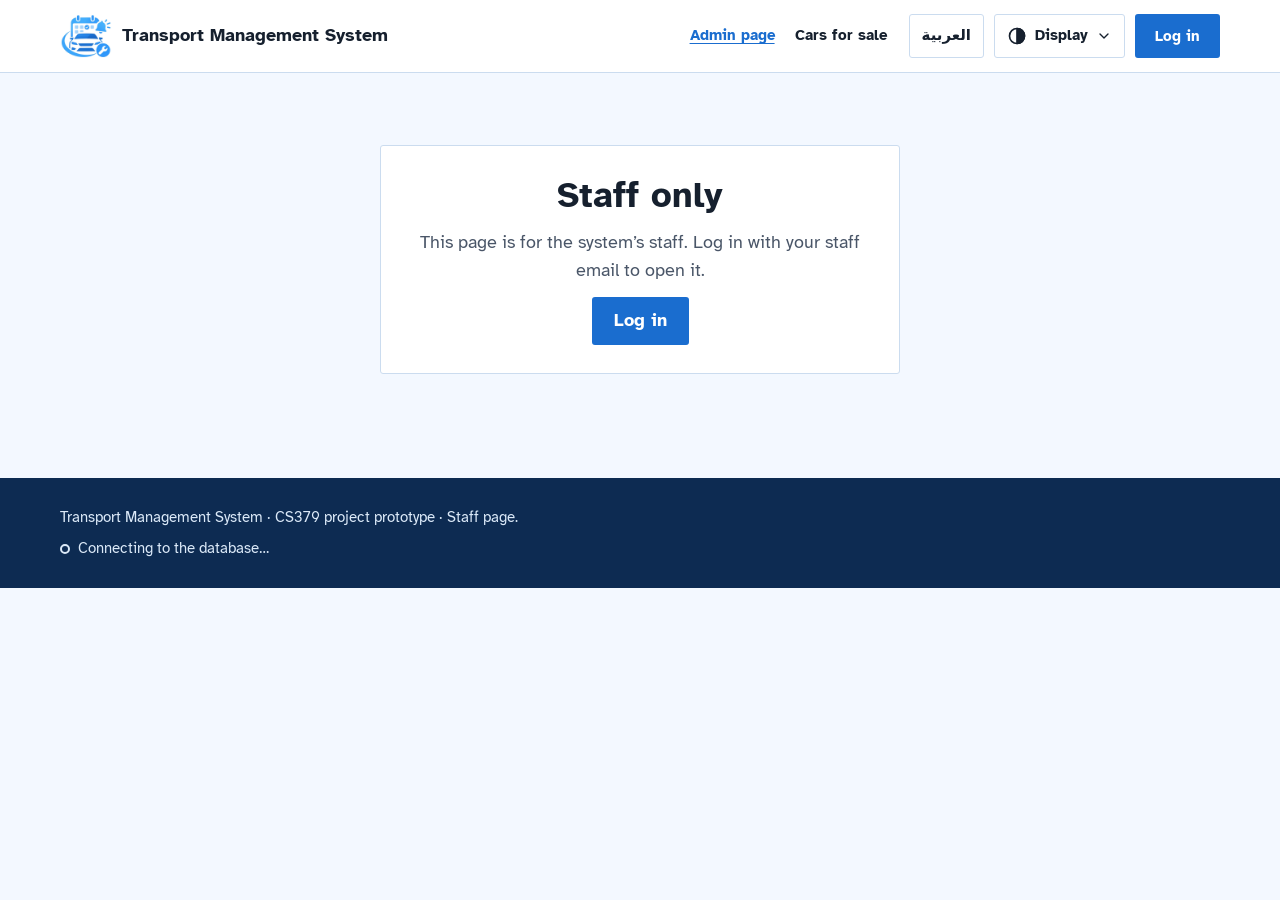
<file: admin.html>
<!doctype html>
<html lang="en">
<head>
<meta charset="utf-8">
<meta name="viewport" content="width=device-width, initial-scale=1, viewport-fit=cover">
<title>Admin · Transport Management System</title>
<meta name="claude:viewport-fit-sides" content="cover">
<link rel="stylesheet" href="https://fonts.googleapis.com/css2?family=Atkinson+Hyperlegible:wght@400;700&display=swap">
<link rel="stylesheet" href="style.css">
<link rel="icon" type="image/png" href="icon-64.png">
<script src="supabase.js"></script>
<script src="app.js"></script>
<script src="ar.js"></script>
</head>
<body class="app admin">
<a class="skip" href="#main">Skip to main content</a>

<header class="topbar">
  <div class="container">
    <a class="brand" href="index.html">
      <img class="logo" src="logo.png" alt="" width="52" height="52">
      <span>Transport Management System</span>
    </a>
    <nav class="topnav" aria-label="Main">
      <a href="admin.html" aria-current="page">Admin page</a>
      <a href="market.html">Cars for sale</a>
    </nav>
    <div class="tools">
      <div data-display></div>
      <div data-auth></div>
    </div>
  </div>
</header>

<main id="main">
  <div class="container" id="page">
    <div class="pagehead">
      <div>
        <p class="eyebrow">Admin</p>
        <h1 data-greet-page>Good morning</h1>
        <p class="muted" id="today"></p>
      </div>
    </div>

    <div class="tiles" id="tiles"></div>

    <!-- tabs: one table at a time (Module 5, tabbed dialog boxes) -->
    <div class="atabs" role="tablist" aria-label="Admin sections">
      <button type="button" role="tab" id="tab-bookings" aria-controls="panel-bookings">Bookings <span class="count" id="c-bookings"></span></button>
      <button type="button" role="tab" id="tab-listings" aria-controls="panel-listings">Listings <span class="count" id="c-listings"></span></button>
      <button type="button" role="tab" id="tab-users" aria-controls="panel-users">Users <span class="count" id="c-users"></span></button>
      <button type="button" role="tab" id="tab-payments" aria-controls="panel-payments">Payments <span class="count" id="c-payments"></span></button>
    </div>

    <section class="apanel" role="tabpanel" id="panel-bookings" aria-labelledby="tab-bookings">
      <p class="intro">Choose a driver for each booking. When the job is finished, press “Mark done”: the owner’s date moves forward and a Verified record is added to the car’s history.</p>
      <div class="card tablewrap"><div class="scroll" id="bookingsTable"></div></div>
    </section>
    <section class="apanel" role="tabpanel" id="panel-listings" aria-labelledby="tab-listings" hidden>
      <p class="intro">Check each car before it goes public on Cars for sale.</p>
      <div class="card tablewrap"><div class="scroll" id="listingsTable"></div></div>
    </section>
    <section class="apanel" role="tabpanel" id="panel-users" aria-labelledby="tab-users" hidden>
      <p class="intro">Everyone with an account. Staff log in with their @tms.sa email.</p>
      <div class="card tablewrap"><div class="scroll" id="usersTable"></div></div>
    </section>
    <section class="apanel" role="tabpanel" id="panel-payments" aria-labelledby="tab-payments" hidden>
      <p class="intro">Buyers pay a deposit here. We pass it to the seller after the ownership transfer in Absher.</p>
      <div class="card tablewrap"><div class="scroll" id="paymentsTable"></div></div>
    </section>

    <section class="card resetbox" aria-labelledby="resetTitle">
      <div>
        <h2 id="resetTitle">Example data</h2>
        <p>Puts back the example cars, bookings, listings and payments, with dates counted from today. Use it before a demo or a usability test. Cars, bookings and listings added since then are deleted. Accounts stay.</p>
      </div>
      <button type="button" class="btn secondary" id="resetBtn">Reset example data</button>
    </section>

    <p class="datanote">CS379 prototype: no real driver is sent and no real payment is made.</p>
  </div>
</main>

<dialog id="resetDlg" aria-labelledby="resetDlgTitle">
  <div class="dlg">
    <h2 id="resetDlgTitle">Reset all data?</h2>
    <p class="sub">Every car, booking, listing and payment goes back to the example data. Everything added since is deleted, for everyone using the system. Accounts stay. This can’t be undone.</p>
    <div class="actions">
      <button type="button" class="btn danger" id="resetGo">Reset example data</button>
      <button type="button" class="btn secondary" id="resetCancel">Cancel</button>
    </div>
  </div>
</dialog>

<footer class="footer">
  <div class="container">
    <p>Transport Management System · CS379 project prototype · Staff page.</p>
  </div>
</footer>

<script>
(function () {
  var page = document.getElementById('page');
  var user = TMS.user();

  // only staff can open this page; there is no public "Admin" button anywhere
  if (TMS.storageOK && !(user && TMS.isStaff(user.email))) {
    page.innerHTML = '<div class="card gate"><h1>Staff only</h1><p class="muted">This page is for the system’s staff. Log in with your staff email to open it.</p>' +
      '<button type="button" class="btn" id="goLogin">Log in</button></div>';
    document.getElementById('goLogin').addEventListener('click', function () {
      TMS.signOut();
      TMS.set('next', 'admin.html');
      TMS.set('reason', 'Log in with your staff email to open the Admin page.');
      TMS.go('login.html#admin');
    });
    return;
  }

  function $(id) { return document.getElementById(id); }
  var esc = TMS.esc;
  var DRIVERS = ['Khalid A.', 'Fahad S.', 'Sami R.', 'Omar T.'];
  var STATUS = {
    pending: ['amber', 'Waiting for approval'], live: ['blue', 'For sale'], sold: ['green', 'Sold'],
    removed: ['grey', 'Removed by seller'], rejected: ['red', 'Not approved']
  };
  function pill(level, text) { return '<span class="pill ' + level + '">' + text + '</span>'; }
  $('today').textContent = 'Today is ' + TMS.longDate(TMS.today());

  /* ---------- tiles: what needs attention first ---------- */
  function renderTiles() {
    var bookings = TMS.load('bookings'), listings = TMS.load('listings'), users = TMS.load('users'), payments = TMS.load('payments');
    var waiting = bookings.filter(function (b) { return b.status !== 'done' && !b.driver && b.place !== 'Online'; }).length;
    var pending = listings.filter(function (l) { return l.status === 'pending'; }).length;
    var held = payments.filter(function (p) { return p.status === 'held'; });
    var heldSum = held.reduce(function (s, p) { return s + p.amount; }, 0);
    $('tiles').innerHTML =
      '<div class="card tile"><p class="n ' + (waiting ? 'amber' : 'green') + '">' + waiting + '</p><p class="l">Bookings waiting for a driver</p></div>' +
      '<div class="card tile"><p class="n ' + (pending ? 'amber' : 'green') + '">' + pending + '</p><p class="l">Listings waiting for approval</p></div>' +
      '<div class="card tile"><p class="n blue">' + users.length + '</p><p class="l">Users</p></div>' +
      '<div class="card tile"><p class="n blue">' + held.length + '</p><p class="l">Deposits held · ' + TMS.sar(heldSum) + '</p></div>';
    $('c-bookings').textContent = waiting;
    $('c-listings').textContent = pending;
    $('c-users').textContent = users.length;
    $('c-payments').textContent = held.length;
  }

  /* ---------- bookings: assign a driver, then mark the job done ---------- */
  var BORDER = { waiting: 0, assigned: 1, done: 2 };
  function bstatus(b) { return b.status || (b.driver ? 'assigned' : 'waiting'); }
  function renderBookings() {
    var list = TMS.load('bookings').slice().sort(function (a, b) { return BORDER[bstatus(a)] - BORDER[bstatus(b)]; });
    if (!list.length) { $('bookingsTable').innerHTML = '<p class="empty">No bookings yet.</p>'; return; }
    $('bookingsTable').innerHTML = '<table><thead><tr><th>Customer</th><th>Vehicle</th><th>Job</th><th>Pickup</th><th>Place</th><th>Driver and status</th></tr></thead><tbody>' +
      list.map(function (b) {
        var st = bstatus(b), cell, web = b.place === 'Online';
        if (web && st !== 'done') {          // insurance renewed online by our team: no driver needed
          cell = '<span class="acts">' + pill('blue', 'Online · no driver') +
                 '<button type="button" class="btn small" data-done="' + esc(b.id) + '">Mark done</button></span>';
        } else if (st === 'waiting') {
          cell = '<span class="acts"><label class="sr-only" for="drv-' + esc(b.id) + '">Driver for ' + esc(b.customer) + '</label>' +
                 '<select id="drv-' + esc(b.id) + '">' + DRIVERS.map(function (d) { return '<option>' + d + '</option>'; }).join('') + '</select>' +
                 '<button type="button" class="btn small" data-assign="' + esc(b.id) + '">Assign</button></span>';
        } else if (st === 'assigned') {
          cell = '<span class="acts">' + pill('blue', 'Driver: ' + esc(b.driver)) +
                 '<button type="button" class="btn small" data-done="' + esc(b.id) + '">Mark done</button>' +
                 '<button type="button" class="linkbtn" data-unassign="' + esc(b.id) + '">Change driver</button></span>';
        } else {
          cell = pill('green', 'Done' + (b.doneDate ? ' · ' + esc(b.doneDate) : '')) + (b.driver ? '<span class="cellsub">' + esc(b.driver) + '</span>' : '');
        }
        return '<tr' + (st === 'done' ? ' class="booked"' : '') + '><td><b>' + esc(b.customer) + '</b></td><td>' + esc(b.car) + '<span class="cellsub">' + esc(b.plate) + '</span></td>' +
               '<td>' + esc(b.job) + '</td><td class="nowrap">' + (web ? '<span class="muted">No pickup</span>' : esc(b.day) + '<span class="cellsub">' + esc(b.time) + '</span>') + '</td>' +
               '<td>' + esc(b.place) + '</td><td>' + cell + '</td></tr>';
      }).join('') + '</tbody></table>';
  }
  function updateBooking(id, change) {
    var all = TMS.load('bookings');
    all.forEach(function (x) { if (x.id === id) Object.keys(change).forEach(function (k) { x[k] = change[k]; }); });
    TMS.save('bookings', all);
  }
  $('bookingsTable').addEventListener('click', function (e) {
    var b;
    if ((b = e.target.closest('[data-assign]'))) {
      var id = b.getAttribute('data-assign'), driver = $('drv-' + id).value;
      updateBooking(id, { driver: driver, status: 'assigned' }); refresh();
      var next = document.querySelector('[data-done="' + id + '"]'); if (next) next.focus();
      TMS.toast(driver + ' is assigned. The customer sees the driver’s name now.');
    } else if ((b = e.target.closest('[data-unassign]'))) {
      var uid = b.getAttribute('data-unassign');
      updateBooking(uid, { driver: null, status: 'waiting' }); refresh();
      var sel = $('drv-' + uid); if (sel) sel.focus();
    } else if ((b = e.target.closest('[data-done]'))) {
      markDone(b.getAttribute('data-done'));
    }
  });
  // the job is finished: renew the car's dates and add Verified records to its history
  function markDone(id) {
    var bookings = TMS.load('bookings'), booking = bookings.filter(function (x) { return x.id === id; })[0];
    if (!booking) return;
    var vehicles = TMS.load('vehicles'), before = null;
    vehicles.forEach(function (v) {
      if (v.id === booking.vehicleId) { before = TMS.clone(v); TMS.renew(v, booking.jobs || [booking.job], true); }
    });
    if (before) TMS.save('vehicles', vehicles);
    updateBooking(id, { status: 'done', doneDate: TMS.fmt(TMS.today()) });
    refresh();
    TMS.toast('Done. ' + (before ? 'The owner’s dates are renewed and the job is added to the car’s history as Verified.' : 'The customer is told.'), function () {
      if (before) {
        var again = TMS.load('vehicles');
        TMS.save('vehicles', again.map(function (v) { return v.id === before.id ? before : v; }));
      }
      updateBooking(id, { status: 'assigned', doneDate: null });
      refresh();
    });
  }

  /* ---------- listings: approve before they go public ---------- */
  var ORDER = { pending: 0, live: 1, sold: 2, rejected: 3, removed: 4 };
  function renderListings() {
    var list = TMS.load('listings').slice().sort(function (a, b) { return ORDER[a.status] - ORDER[b.status]; });
    $('listingsTable').innerHTML = '<table><thead><tr><th>Car</th><th>Seller</th><th>Price</th><th>History</th><th>Sent</th><th>Status</th></tr></thead><tbody>' +
      list.map(function (l) {
        var s = STATUS[l.status] || STATUS.removed, act;
        if (l.status === 'pending') act = '<span class="acts"><button type="button" class="btn small" data-approve="' + esc(l.id) + '">Approve</button>' +
                                          '<button type="button" class="btn secondary small" data-reject="' + esc(l.id) + '">Reject</button></span>';
        else if (l.status === 'live') act = '<span class="acts">' + pill(s[0], s[1]) + '<a href="car.html#' + esc(l.id) + '">View</a></span>';
        else if (l.status === 'rejected') act = '<span class="acts">' + pill(s[0], s[1]) + '<button type="button" class="linkbtn" data-reopen="' + esc(l.id) + '">Undo</button></span>';
        else act = pill(s[0], s[1]);
        return '<tr><td><b>' + esc(l.year + ' ' + l.make + ' ' + l.model) + '</b><span class="cellsub">' + TMS.km(l.km) + ' · ' + esc(l.city) + ' · ' + esc(TMS.accidentText(l)) + '</span>' +
               (l.accidentNotes ? '<span class="cellsub">“' + esc(l.accidentNotes) + '”</span>' : '') + '</td>' +
               '<td>' + esc(l.seller) + '<span class="cellsub">' + (l.sellerType === 'company' ? 'Company' : 'Individual') + (l.handle ? ' · we handle the sale' : '') + '</span></td>' +
               '<td class="money">' + TMS.sar(l.price) + '</td><td>' + (TMS.historyOf(l).length ? TMS.verifiedCount(l) + ' of ' + TMS.historyOf(l).length + ' verified' : 'No records yet') + '</td>' +
               '<td class="nowrap">' + esc(l.listed) + '</td><td>' + act + '</td></tr>';
      }).join('') + '</tbody></table>';
  }
  $('listingsTable').addEventListener('click', function (e) {
    var b;
    if ((b = e.target.closest('[data-approve]'))) {
      var id = b.getAttribute('data-approve');
      TMS.updateListing(id, { status: 'live', listed: TMS.fmt(TMS.today()) }); refresh();
      TMS.toast('Approved. The car is now on Cars for sale.', function () { TMS.updateListing(id, { status: 'pending' }); refresh(); });
    } else if ((b = e.target.closest('[data-reject]'))) {
      var rid = b.getAttribute('data-reject');
      TMS.updateListing(rid, { status: 'rejected' }); refresh();
      TMS.toast('Rejected. The seller sees “Not approved”.', function () { TMS.updateListing(rid, { status: 'pending' }); refresh(); });
    } else if ((b = e.target.closest('[data-reopen]'))) {
      TMS.updateListing(b.getAttribute('data-reopen'), { status: 'pending' }); refresh();
    }
  });

  /* ---------- users ---------- */
  function renderUsers() {
    var vehicles = TMS.load('vehicles');
    $('usersTable').innerHTML = '<table><thead><tr><th>Name</th><th>Email</th><th>Account</th><th>Company</th><th>Vehicles</th><th>Joined</th></tr></thead><tbody>' +
      TMS.load('users').map(function (u) {
        var n = vehicles.filter(function (v) { return v.owner === u.email; }).length;
        return '<tr><td><b>' + esc(u.name) + '</b></td><td>' + esc(u.email) + '</td><td>' + (u.type === 'business' ? 'Business' : 'Individual') + '</td>' +
               '<td>' + (u.company ? esc(u.company) : '<span class="muted">None</span>') + '</td><td class="num">' + n + '</td><td class="nowrap">' + esc(u.joined) + '</td></tr>';
      }).join('') + '</tbody></table>';
  }

  /* ---------- payments: pay the seller after the transfer ---------- */
  function renderPayments() {
    var list = TMS.load('payments').slice().reverse();
    $('paymentsTable').innerHTML = '<table><thead><tr><th>Receipt</th><th>Car</th><th>Buyer</th><th>Paid here</th><th>Method</th><th>Date</th><th>Status</th></tr></thead><tbody>' +
      list.map(function (p) {
        var st = p.status === 'held'
          ? '<span class="acts">' + pill('amber', 'Held until transfer') + '<button type="button" class="btn secondary small" data-release="' + esc(p.id) + '">Transfer done in Absher: pay seller</button></span>'
          : pill('green', 'Paid to seller');
        return '<tr><td class="nowrap"><b>' + esc(p.receipt) + '</b></td><td>' + esc(p.car) + '<span class="cellsub">Seller: ' + esc(p.seller) + '</span></td>' +
               '<td>' + esc(p.buyer) + '</td><td class="money">' + TMS.sar(p.amount) + (p.carPrice ? '<span class="cellsub">Deposit and fee · car price ' + TMS.sar(p.carPrice) + ' via Absher</span>' : '') + '</td><td>' + esc(p.method) + '</td>' +
               '<td class="nowrap">' + esc(p.date) + '</td><td>' + st + '</td></tr>';
      }).join('') + '</tbody></table>';
  }
  // the transfer is done in Absher: the deposit goes to the seller and the car moves to the buyer
  $('paymentsTable').addEventListener('click', function (e) {
    var b = e.target.closest('[data-release]');
    if (!b || b.disabled) return;
    b.disabled = true; b.textContent = 'Saving…';
    TMS.completeTransfer(b.getAttribute('data-release')).then(function (result) {
      refresh();
      TMS.toast(result === 'paid' ? 'The deposit is passed to the seller.'
        : 'Done. The deposit is passed to the seller, and the car is now in the buyer’s vehicles.');
    }, function () { refresh(); });
  });

  function refresh() { renderTiles(); renderBookings(); renderListings(); renderUsers(); renderPayments(); }

  /* ---------- tabs: click or use the arrow keys ---------- */
  var names = ['bookings', 'listings', 'users', 'payments'];
  function select(name, focus) {
    names.forEach(function (n) {
      var on = n === name;
      $('tab-' + n).setAttribute('aria-selected', String(on));
      $('tab-' + n).tabIndex = on ? 0 : -1;
      $('panel-' + n).hidden = !on;
    });
    if (focus) $('tab-' + name).focus();
    TMS.setParam(name);
  }
  names.forEach(function (n, i) {
    $('tab-' + n).addEventListener('click', function () { select(n, false); });
    $('tab-' + n).addEventListener('keydown', function (e) {
      if (e.key === 'ArrowRight') select(names[(i + 1) % names.length], true);
      if (e.key === 'ArrowLeft') select(names[(i + names.length - 1) % names.length], true);
    });
  });

  /* ---------- reset the example data (asks first) ---------- */
  var resetDlg = $('resetDlg');
  $('resetBtn').addEventListener('click', function () { resetDlg.showModal(); $('resetCancel').focus(); });
  $('resetCancel').addEventListener('click', function () { resetDlg.close(); });
  resetDlg.addEventListener('close', function () { $('resetBtn').focus(); });
  $('resetGo').addEventListener('click', function () {
    var go = $('resetGo');
    go.disabled = true; go.textContent = 'Resetting…';
    TMS.resetData().then(function () {
      go.disabled = false; go.textContent = 'Reset example data';
      resetDlg.close();
      refresh();
      TMS.toast('The example data is back, with dates counted from today.');
    }, function () {
      go.disabled = false; go.textContent = 'Reset example data';
      resetDlg.close();
    });
  });

  var startTab = names.indexOf(TMS.param()) > -1 ? TMS.param() : 'bookings';
  select(startTab, false);
  $('bookingsTable').innerHTML = '<p class="empty">Loading…</p>';
  // wait for the data, then follow every change live (new bookings, new listings, new users)
  TMS.ready(function () {
    refresh();
    TMS.onChange(function () { refresh(); });
  });
})();
</script>
</body>
</html>
</file>
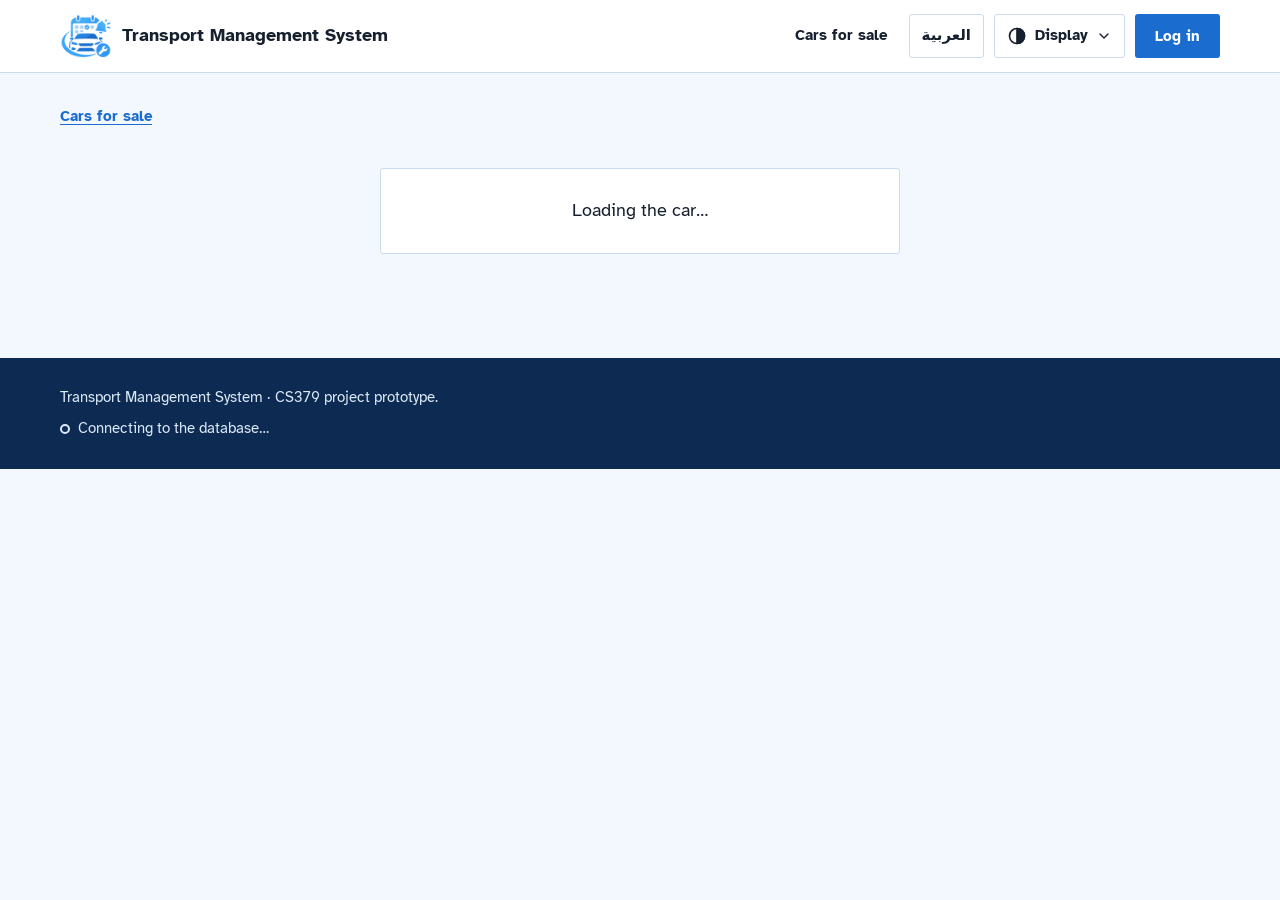
<file: car.html>
<!doctype html>
<html lang="en">
<head>
<meta charset="utf-8">
<meta name="viewport" content="width=device-width, initial-scale=1, viewport-fit=cover">
<title>Car for sale · Transport Management System</title>
<meta name="claude:viewport-fit-sides" content="cover">
<link rel="stylesheet" href="https://fonts.googleapis.com/css2?family=Atkinson+Hyperlegible:wght@400;700&display=swap">
<link rel="stylesheet" href="style.css">
<link rel="icon" type="image/png" href="icon-64.png">
<script src="supabase.js"></script>
<script src="app.js"></script>
<script src="ar.js"></script>
</head>
<body class="app">
<a class="skip" href="#main">Skip to main content</a>

<header class="topbar">
  <div class="container">
    <a class="brand" href="index.html">
      <img class="logo" src="logo.png" alt="" width="52" height="52">
      <span>Transport Management System</span>
    </a>
    <nav class="topnav" aria-label="Main">
      <a href="vehicles.html" data-when="member" hidden>My vehicles</a>
      <a href="admin.html" data-when="staff" hidden>Admin page</a>
      <a href="market.html">Cars for sale</a>
    </nav>
    <div class="tools">
      <div data-display></div>
      <div data-auth></div>
    </div>
  </div>
</header>

<main id="main">
  <div class="container" id="page">
    <p class="crumbs"><a href="market.html">Cars for sale</a></p>
    <div class="card gate"><p>Loading the car…</p></div>
  </div>
</main>

<footer class="footer">
  <div class="container">
    <p>Transport Management System · CS379 project prototype.</p>
  </div>
</footer>

<script>
(function () {
  var esc = TMS.esc;
  var page = document.getElementById('page');

  function render() {
    var id = TMS.param();
    var l = id ? TMS.findListing(id) : null;
    if (!l || l.status === 'removed' || l.status === 'pending' || l.status === 'rejected') {
      document.title = 'Car not found · Transport Management System';
      page.innerHTML = '<p class="crumbs"><a href="market.html">Cars for sale</a></p>' +
        '<div class="card gate"><h1>This car is not for sale</h1><p class="muted">It may have been sold or removed by the seller.</p>' +
        '<a class="btn" href="market.html">See cars for sale</a></div>';
      return;
    }
    var name = l.year + ' ' + l.make + ' ' + l.model;
    document.title = name + ' · Transport Management System';
    var hist = TMS.historyOf(l), verified = TMS.verifiedCount(l);
    var sold = l.status === 'sold';
    var mine = TMS.user() && TMS.user().email === l.sellerEmail;

    var buy = sold ? '<p class="pill green" style="margin-top:18px">Sold</p><p class="hint">This car has been sold.</p>'
            : mine ? '<p class="pill blue" style="margin-top:18px">Your listing</p><p class="hint">Buyers see this page.</p>'
            : '<a class="btn block" href="checkout.html#' + esc(l.id) + '">Buy this car</a>' +
              '<p class="hint">Pay a ' + TMS.sar(Math.min(TMS.DEPOSIT, l.price)) + ' deposit now to hold the car. The rest is paid through Absher.</p>';

    page.innerHTML =
      '<p class="crumbs"><a href="market.html">Cars for sale</a> / ' + esc(name) + '</p>' +
      '<div class="carlayout">' +
        '<div>' +
          '<div class="card carpic">' + TMS.carPic(l) + '</div>' +
          '<section class="history card" aria-labelledby="histTitle" style="padding:22px 22px 8px">' +
            '<h2 id="histTitle">Full history</h2>' +
            '<p class="legend"><span><span class="pill green">Verified</span> done by our drivers</span>' +
              '<span><span class="pill grey">Owner reported</span> added by the owner</span></p>' +
            (hist.length ? '<ol class="timeline">' + hist.map(function (h) {
              return '<li><span class="d">' + esc(h.date) + '</span>' +
                     '<span class="t"><b>' + esc(h.type) + '</b><span>' + esc(h.detail) + '</span></span>' +
                     (h.verified ? '<span class="pill green">' + TMS.icon.tick + 'Verified</span>' : '<span class="pill grey">Owner reported</span>') +
                     '</li>';
            }).join('') + '</ol>' : '<p class="muted" style="padding:0 0 18px">No records yet. Jobs done through our system will appear here.</p>') +
          '</section>' +
        '</div>' +
        '<aside class="card buybox" aria-label="Price and buying">' +
          '<h1>' + esc(name) + '</h1>' +
          '<p class="price">' + TMS.sar(l.price) + '</p>' +
          '<dl class="facts">' +
            '<dt>Kilometres</dt><dd class="num">' + TMS.km(l.km) + '</dd>' +
            '<dt>City</dt><dd>' + esc(l.city) + '</dd>' +
            '<dt>Seller</dt><dd>' + esc(l.seller) + ' · ' + (l.sellerType === 'company' ? 'company' : 'individual') + '</dd>' +
            '<dt>Accident</dt><dd>' + (l.accident === 'yes' ? '<span class="pill amber">Accident reported</span>' : esc(TMS.accidentText(l))) + '</dd>' +
            (l.accidentNotes ? '<dt>Seller’s notes</dt><dd>' + esc(l.accidentNotes) + '</dd>' : '') +
            '<dt>History</dt><dd>' + (hist.length ? hist.length + ' records, ' + verified + ' verified' : 'No records yet') + '</dd>' +
            '<dt>Listed</dt><dd>' + esc(l.listed) + '</dd>' +
          '</dl>' +
          buy +
          '<div class="safe">' + TMS.icon.shield +
            '<p><b>Pay safely.</b> The rest of the price goes into Absher’s Dhamen account. The seller gets it only after the ownership transfer.</p></div>' +
        '</aside>' +
      '</div>';
  }
  if (!TMS.bundle) window.addEventListener('hashchange', render);
  // wait for the data; if the car is sold or its price changes, the page updates by itself
  TMS.ready(function () {
    render();
    TMS.onChange(function (keys) { if (keys.indexOf('listings') > -1 || keys.indexOf('vehicles') > -1) render(); });
  });
})();
</script>
</body>
</html>
</file>
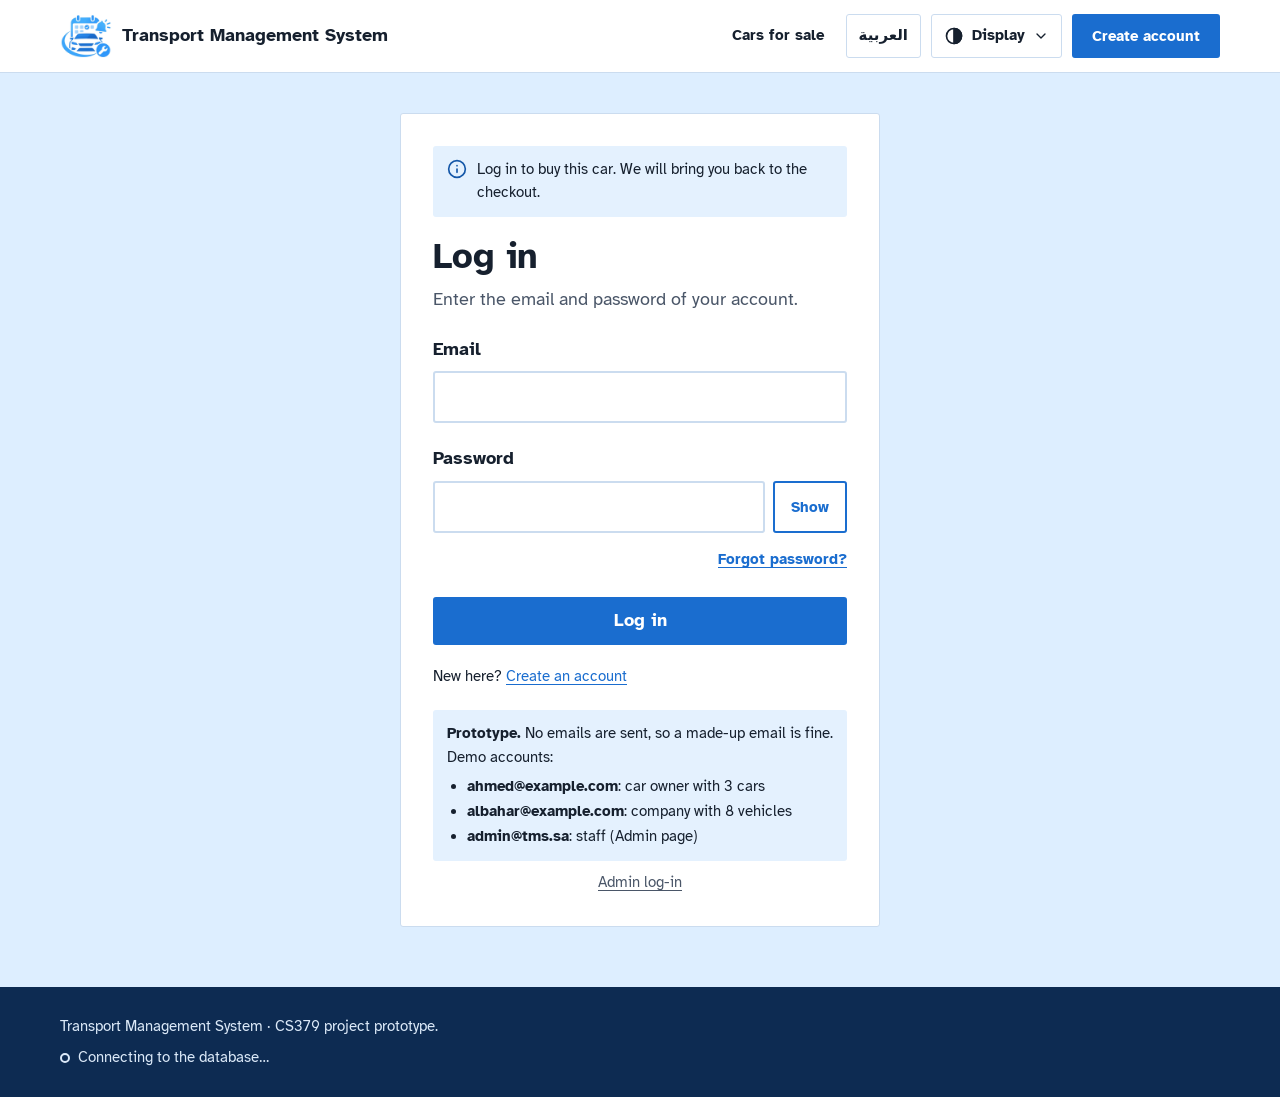
<file: checkout.html>
<!doctype html>
<html lang="en">
<head>
<meta charset="utf-8">
<meta name="viewport" content="width=device-width, initial-scale=1, viewport-fit=cover">
<title>Checkout · Transport Management System</title>
<meta name="claude:viewport-fit-sides" content="cover">
<link rel="stylesheet" href="https://fonts.googleapis.com/css2?family=Atkinson+Hyperlegible:wght@400;700&display=swap">
<link rel="stylesheet" href="style.css">
<link rel="icon" type="image/png" href="icon-64.png">
<script src="supabase.js"></script>
<script src="app.js"></script>
<script src="ar.js"></script>
</head>
<body class="app">
<a class="skip" href="#main">Skip to main content</a>

<header class="topbar">
  <div class="container">
    <a class="brand" href="index.html">
      <img class="logo" src="logo.png" alt="" width="52" height="52">
      <span>Transport Management System</span>
    </a>
    <nav class="topnav" aria-label="Main">
      <a href="vehicles.html" data-when="member" hidden>My vehicles</a>
      <a href="market.html">Cars for sale</a>
    </nav>
    <div class="tools">
      <div data-display></div>
      <div data-auth></div>
    </div>
  </div>
</header>

<main id="main">
  <div class="container" id="page">
    <div class="card gate"><p>Loading…</p></div>
  </div>
</main>

<footer class="footer">
  <div class="container">
    <p>Transport Management System · CS379 project prototype · No real payment is made.</p>
  </div>
</footer>

<script>
/* Checkout: a linear menu sequence (Module 5, "wizards"): one decision at a time,
   4 steps, with Back on every step and a summary that is always visible.
   Money, as in Saudi Arabia: here the buyer pays only a deposit (part of the car price) and our fee.
   The rest of the price is paid through Absher's Dhamen account during the ownership transfer. */
(function () {
  var esc = TMS.esc;
  var page = document.getElementById('page');
  var id = TMS.param();

  // a log-in is needed to buy; come back here afterwards
  if (!TMS.user() && TMS.storageOK) { TMS.askLogin('checkout.html#' + id, 'Log in to buy this car. We will bring you back to the checkout.'); return; }
  var user = TMS.user() || { name: 'Guest', email: 'guest@example.com' };

  TMS.ready(start);
  function start() {
  var l = id ? TMS.findListing(id) : null;
  if (!l || l.status !== 'live') {
    page.innerHTML = '<div class="card gate"><h1>This car is not for sale</h1><p class="muted">It may have been sold or removed.</p>' +
                     '<a class="btn" href="market.html">See cars for sale</a></div>';
    return;
  }
  if (l.sellerEmail && l.sellerEmail === user.email) {
    page.innerHTML = '<div class="card gate"><h1>This is your own listing</h1><p class="muted">You cannot buy a car you are selling.</p>' +
                     '<a class="btn" href="vehicles.html">Go to My vehicles</a></div>';
    return;
  }

  var name = l.year + ' ' + l.make + ' ' + l.model;
  document.title = 'Checkout: ' + name + ' · Transport Management System';
  var DELIVERY_FEE = TMS.DELIVERY_FEE, DEPOSIT = Math.min(TMS.DEPOSIT, l.price);
  var days = TMS.workdays(3).map(TMS.fmtDay);
  var state = { step: 1, delivery: 'deliver', day: days[0], time: '8–10 am', place: 'home', method: 'mada' };
  var STEPS = ['Review', 'Delivery', 'Payment', 'Confirm'];
  var METHODS = { mada: 'mada card', card: 'Visa or Mastercard', applepay: 'Apple Pay' };

  function fee() { return state.delivery === 'deliver' ? DELIVERY_FEE : 0; }
  function total() { return DEPOSIT + fee(); }            // paid now, on this site
  function later() { return l.price - DEPOSIT; }          // paid later, through Absher (Dhamen)

  function stepsNav() {
    return '<ol class="steps-nav" aria-label="Checkout steps">' + STEPS.map(function (s, n) {
      var k = n + 1, doneStep = k < state.step;
      return '<li' + (k === state.step ? ' aria-current="step"' : '') + (doneStep ? ' class="is-done"' : '') + '>' +
             '<span class="sn">' + (doneStep ? TMS.icon.tick : k) + '</span><span class="sl">' + s +
             (doneStep ? '<span class="sr-only"> (done)</span>' : '') + '</span></li>';
    }).join('') + '</ol>';
  }

  function summary() {
    return '<aside class="card summary" aria-label="Order summary">' +
      '<div class="sumcar">' + TMS.carPic(l) + '<div><b>' + esc(name) + '</b><p class="hint" style="margin:2px 0 0">' + TMS.km(l.km) + ' · ' + esc(l.city) + '</p></div></div>' +
      '<dl class="sumlines">' +
        '<dt>Car price</dt><dd>' + TMS.sar(l.price) + '</dd>' +
        '<dt>Deposit now (part of the price)</dt><dd>' + TMS.sar(DEPOSIT) + '</dd>' +
        '<dt>' + (state.delivery === 'deliver' ? 'Car check and delivery' : 'Pickup by you') + '</dt><dd>' + (fee() ? TMS.sar(fee()) : 'Free') + '</dd>' +
        '<dt class="total">Pay now</dt><dd class="total">' + TMS.sar(total()) + '</dd>' +
        '<dt>Pay later in Absher</dt><dd>' + TMS.sar(later()) + '</dd>' +
      '</dl>' +
      '<div class="safe">' + TMS.icon.shield + '<p>We hold your deposit. The rest goes into Absher’s Dhamen account, and the seller gets it only after the ownership transfer.</p></div>' +
    '</aside>';
  }

  function radioCard(name, value, title, sub, feeText, checked) {
    var rid = name + '-' + value;
    return '<label class="optcard" for="' + rid + '"><input type="radio" name="' + name + '" id="' + rid + '" value="' + value + '"' + (checked ? ' checked' : '') + '>' +
           '<span class="ot"><b>' + title + '</b><span>' + sub + '</span></span>' + (feeText ? '<span class="ofee">' + feeText + '</span>' : '') + '</label>';
  }
  function choice(name, value, idn, checked) {
    return '<span class="choice"><input class="sr-only" type="radio" name="' + name + '" id="' + name + idn + '" value="' + value + '"' + (checked ? ' checked' : '') + '>' +
           '<label for="' + name + idn + '">' + value + '</label></span>';
  }

  function stepBody() {
    if (state.step === 1) return '<h2 id="stepTitle" tabindex="-1">Check the car</h2>' +
      '<p class="muted">Make sure this is the car you want. You can go back at any step.</p>' +
      '<dl class="facts">' +
        '<dt>Car</dt><dd>' + esc(name) + '</dd>' +
        '<dt>Kilometres</dt><dd class="num">' + TMS.km(l.km) + '</dd>' +
        '<dt>City</dt><dd>' + esc(l.city) + '</dd>' +
        '<dt>Seller</dt><dd>' + esc(l.seller) + '</dd>' +
        '<dt>Accident</dt><dd>' + esc(TMS.accidentText(l)) + (l.accidentNotes ? ': ' + esc(l.accidentNotes) : '') + '</dd>' +
        '<dt>History</dt><dd>' + (TMS.historyOf(l).length ? TMS.historyOf(l).length + ' records, ' + TMS.verifiedCount(l) + ' verified' : 'No records yet') + ' · <a href="car.html#' + esc(l.id) + '">see the records</a></dd>' +
      '</dl>' +
      '<div class="actions"><button type="button" class="btn" data-next>Continue to delivery</button>' +
      '<a class="btn secondary" href="car.html#' + esc(l.id) + '">Back to the car</a></div>';

    if (state.step === 2) return '<h2 id="stepTitle" tabindex="-1">How do you want the car?</h2>' +
      '<fieldset><legend class="sr-only">Delivery</legend><div class="optcards">' +
        radioCard('delivery', 'deliver', 'Deliver it to me', 'Our driver checks the car, then brings it to you once the ownership transfer in Absher is done.', TMS.sar(DELIVERY_FEE), state.delivery === 'deliver') +
        radioCard('delivery', 'pickup', 'I’ll pick it up', 'Collect the car from the seller in ' + esc(l.city) + ' after the transfer. We send you the address.', 'Free', state.delivery === 'pickup') +
      '</div></fieldset>' +
      (state.delivery === 'deliver'
        ? '<fieldset class="field"><legend>Delivery day</legend><div class="choicegrid">' +
            days.map(function (d, n) { return choice('day', d, n, state.day === d); }).join('') + '</div>' +
            '<p class="hint">We do not deliver on Friday and Saturday.</p></fieldset>' +
          '<fieldset class="field"><legend>Delivery time</legend><div class="choicegrid">' +
            ['8–10 am', '12–2 pm', '4–6 pm'].map(function (t, n) { return choice('time', t, n, state.time === t); }).join('') + '</div></fieldset>' +
          '<div class="field"><label for="place">Deliver to</label><select id="place" name="place">' +
            '<option value="home"' + (state.place === 'home' ? ' selected' : '') + '>Home</option>' +
            '<option value="work"' + (state.place === 'work' ? ' selected' : '') + '>Work</option></select></div>'
        : '') +
      '<div class="actions"><button type="button" class="btn" data-next>Continue to payment</button>' +
      '<button type="button" class="btn secondary" data-back>Back</button></div>';

    if (state.step === 3) return '<h2 id="stepTitle" tabindex="-1">How do you want to pay?</h2>' +
      '<fieldset><legend class="sr-only">Payment method</legend><div class="optcards">' +
        radioCard('method', 'mada', 'mada', 'Saudi debit card', '', state.method === 'mada') +
        radioCard('method', 'card', 'Visa or Mastercard', 'Credit or debit card', '', state.method === 'card') +
        radioCard('method', 'applepay', 'Apple Pay', 'Confirm on your phone or watch', '', state.method === 'applepay') +
      '</div></fieldset>' +
      (state.method === 'applepay'
        ? '<p class="note">You would confirm the payment with Face ID or your passcode on the next step.</p>'
        : '<div class="cardform" aria-label="Card details">' +
            '<div class="field wide"><label for="cardNo">Card number</label><input id="cardNo" type="text" value="4242 4242 4242 4242" readonly></div>' +
            '<div class="field wide"><label for="cardName">Name on card</label><input id="cardName" type="text" value="DEMO CARD" readonly></div>' +
            '<div class="field"><label for="cardExp">Expiry date</label><input id="cardExp" type="text" value="12 / 30" readonly></div>' +
            '<div class="field"><label for="cardCvv">Security code</label><input id="cardCvv" type="text" value="•••" readonly></div>' +
          '</div>' +
          '<p class="note">Prototype: a demo card is filled in for you. Real card numbers cannot be typed here, and nothing is charged.</p>') +
      '<div class="actions"><button type="button" class="btn" data-next>Continue to confirm</button>' +
      '<button type="button" class="btn secondary" data-back>Back</button></div>';

    return '<h2 id="stepTitle" tabindex="-1">Check and pay</h2>' +
      '<dl class="facts">' +
        '<dt>Car</dt><dd>' + esc(name) + '</dd>' +
        '<dt>Delivery</dt><dd>' + (state.delivery === 'deliver'
            ? 'Our driver brings it to your ' + state.place + ' on ' + esc(state.day) + ', ' + esc(state.time)
            : 'You collect it from the seller in ' + esc(l.city)) + '</dd>' +
        '<dt>Payment</dt><dd>' + METHODS[state.method] + '</dd>' +
        '<dt>Pay now</dt><dd>' + TMS.sar(total()) + ' (deposit' + (fee() ? ' and car check with delivery' : '') + ')</dd>' +
        '<dt>Pay later</dt><dd>' + TMS.sar(later()) + ' into Absher’s Dhamen account, when the seller starts the transfer</dd>' +
      '</dl>' +
      '<p class="error" id="payError" hidden><svg viewBox="0 0 24 24" aria-hidden="true"><circle cx="12" cy="12" r="10"/><path d="M12 8v4M12 16h.01"/></svg><span></span></p>' +
      '<div class="actions"><button type="button" class="btn" data-pay>Pay ' + TMS.sar(total()) + ' now</button>' +
      '<button type="button" class="btn secondary" data-back>Back</button></div>';
  }

  function render(focus) {
    page.innerHTML =
      '<p class="crumbs"><a href="market.html">Cars for sale</a> / <a href="car.html#' + esc(l.id) + '">' + esc(name) + '</a> / Checkout</p>' +
      '<div class="pagehead"><div><p class="eyebrow">Checkout · step ' + state.step + ' of 4</p><h1>Buy the ' + esc(l.make + ' ' + l.model) + '</h1></div></div>' +
      stepsNav() +
      '<div class="cogrid"><section class="card costep" aria-labelledby="stepTitle">' + stepBody() + '</section>' + summary() + '</div>';
    if (focus) { var h = document.getElementById('stepTitle'); if (h) h.focus(); }
  }

  page.addEventListener('change', function (e) {
    var t = e.target;
    if (t.name === 'delivery') { state.delivery = t.value; render(false); document.getElementById('delivery-' + t.value).focus(); }
    if (t.name === 'method')   { state.method = t.value;   render(false); document.getElementById('method-' + t.value).focus(); }
    if (t.name === 'day') state.day = t.value;
    if (t.name === 'time') state.time = t.value;
    if (t.name === 'place') state.place = t.value;
  });

  page.addEventListener('click', function (e) {
    if (e.target.closest('[data-next]')) { state.step = Math.min(4, state.step + 1); render(true); window.scrollTo(0, 0); }
    if (e.target.closest('[data-back]')) { state.step = Math.max(1, state.step - 1); render(true); window.scrollTo(0, 0); }
    if (e.target.closest('[data-pay]')) pay();
  });

  function soldPage() {
    page.innerHTML = '<div class="card gate"><h1>Sorry, this car was just sold</h1><p class="muted">Nothing was charged.</p>' +
                     '<a class="btn" href="market.html">See other cars</a></div>';
  }
  var paying = false;
  function pay() {
    if (paying) return;
    var btn = page.querySelector('[data-pay]'), box = document.getElementById('payError');
    paying = true; btn.disabled = true; btn.textContent = 'Paying…'; box.hidden = true;
    TMS.buy({ listing: l.id, fees: fee(),
              method: state.method === 'applepay' ? 'Apple Pay' : state.method === 'card' ? 'Visa / Mastercard' : 'mada',
              day: state.delivery === 'deliver' ? state.day : '', time: state.delivery === 'deliver' ? state.time : '',
              place: state.delivery === 'deliver' ? (state.place === 'home' ? 'Home' : 'Work') : '' }).then(paid, function (err) {
      paying = false;
      if (err && err.sold) { soldPage(); return; }     // someone else bought it a moment ago
      btn.disabled = false; btn.textContent = 'Pay ' + TMS.sar(total()) + ' now';
      box.querySelector('span').textContent = (err && err.message) || 'The payment could not be saved. Nothing was charged. Try again.';
      box.hidden = false;
      btn.focus();
    });
  }
  function paid(receipt) {
    page.innerHTML =
      '<p class="crumbs"><a href="market.html">Cars for sale</a> / Checkout</p>' +
      (state.step = 5, stepsNav()) +
      '<div class="card paid" role="status">' +
        '<span class="big">' + TMS.icon.tick + '</span>' +
        '<h1 tabindex="-1" id="paidTitle">Deposit received: the car is yours to buy</h1>' +
        '<p><b>Receipt ' + esc(receipt) + '</b> · ' + TMS.sar(total()) + ' · ' + METHODS[state.method] + '</p>' +
        '<p>Nobody else can buy this ' + esc(l.make + ' ' + l.model) + ' now. What happens next:</p>' +
        '<ol class="nextsteps">' +
          '<li>The seller starts the ownership transfer in Absher.</li>' +
          '<li>You accept it in Absher and pay the rest, ' + TMS.sar(later()) + ', into the Dhamen account within 72 hours.</li>' +
          '<li>' + (state.delivery === 'deliver'
              ? 'Our driver checks the car and brings it to your ' + state.place + ' on ' + esc(state.day) + ', ' + esc(state.time) + '.'
              : 'You collect the car from the seller in ' + esc(l.city) + '. We send you the address.') + '</li>' +
        '</ol>' +
        '<p class="hint">If the transfer does not happen, we give your deposit back.</p>' +
        '<div class="actions"><a class="btn" href="market.html">Back to cars for sale</a>' +
        '<a class="btn secondary" href="vehicles.html">My vehicles</a></div>' +
      '</div>';
    document.getElementById('paidTitle').focus();
    window.scrollTo(0, 0);
  }

  render(false);
  }
})();
</script>
</body>
</html>
</file>
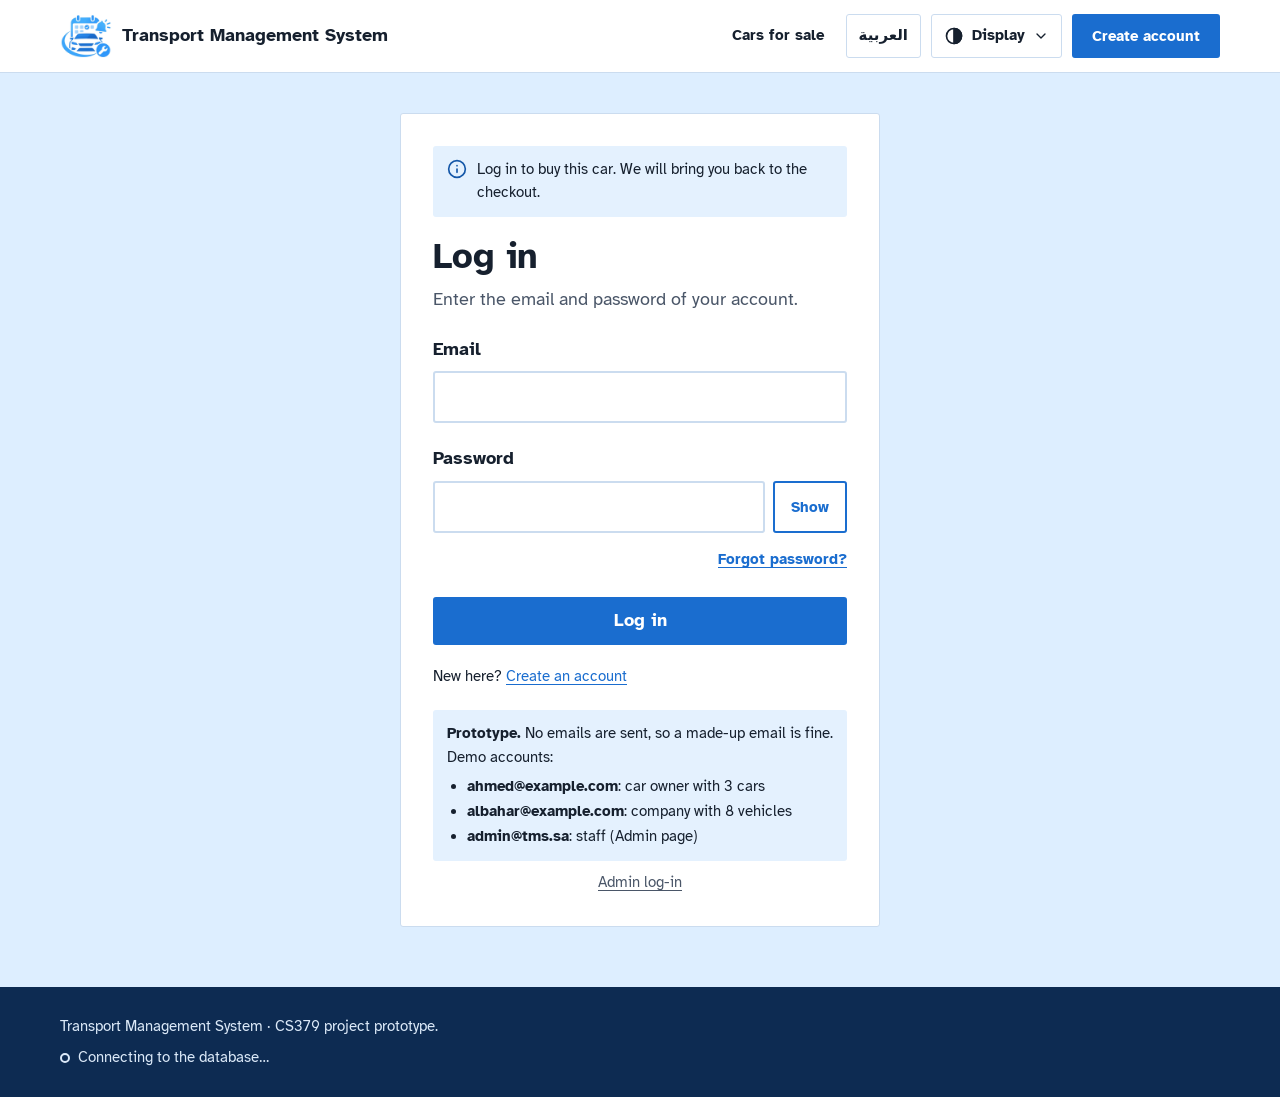
<file: login.html>
<!doctype html>
<html lang="en">
<head>
<meta charset="utf-8">
<meta name="viewport" content="width=device-width, initial-scale=1, viewport-fit=cover">
<title>Log in · Transport Management System</title>
<meta name="claude:viewport-fit-sides" content="cover">
<link rel="stylesheet" href="https://fonts.googleapis.com/css2?family=Atkinson+Hyperlegible:wght@400;700&display=swap">
<link rel="stylesheet" href="style.css">
<link rel="icon" type="image/png" href="icon-64.png">
<script src="supabase.js"></script>
<script src="app.js"></script>
<script src="ar.js"></script>
</head>
<body class="auth">
<a class="skip" href="#main">Skip to main content</a>

<header class="topbar">
  <div class="container">
    <a class="brand" href="index.html">
      <img class="logo" src="logo.png" alt="" width="52" height="52">
      <span>Transport Management System</span>
    </a>
    <nav class="topnav" aria-label="Main">
      <a href="market.html">Cars for sale</a>
    </nav>
    <div class="tools">
      <div data-display></div>
      <div data-auth="signup"></div>
    </div>
  </div>
</header>

<main id="main">
  <div class="card panel">
    <p class="note top" id="reason" hidden>
      <svg viewBox="0 0 24 24" aria-hidden="true"><circle cx="12" cy="12" r="10"/><path d="M12 16v-4M12 8h.01"/></svg>
      <span></span>
    </p>
    <p class="eyebrow" id="adminEyebrow" hidden>Staff only</p>
    <h1 id="loginTitle">Log in</h1>
    <p class="muted" id="loginIntro">Enter the email and password of your account.</p>

    <form id="loginForm" novalidate>
      <div class="field">
        <label for="email" id="emailLabel">Email</label>
        <input id="email" name="email" type="email" autocomplete="email" inputmode="email" aria-describedby="emailError">
        <p class="error" id="emailError" hidden>
          <svg viewBox="0 0 24 24" aria-hidden="true"><circle cx="12" cy="12" r="10"/><path d="M12 8v4M12 16h.01"/></svg>
          <span></span>
        </p>
      </div>

      <div class="field">
        <label for="password">Password</label>
        <div class="pw">
          <input id="password" name="password" type="password" autocomplete="current-password" aria-describedby="passwordError">
          <button type="button" class="btn secondary" id="togglePw" aria-controls="password" aria-pressed="false">Show</button>
        </div>
        <p class="error" id="passwordError" hidden>
          <svg viewBox="0 0 24 24" aria-hidden="true"><circle cx="12" cy="12" r="10"/><path d="M12 8v4M12 16h.01"/></svg>
          <span></span>
        </p>
      </div>

      <div class="forgot">
        <button type="button" class="linkbtn" id="forgot" aria-controls="forgotNote" aria-expanded="false">Forgot password?</button>
      </div>
      <p class="formnote" id="forgotNote" hidden>In the full system we would email you a link to choose a new password. This prototype does not send emails.</p>

      <div class="submit">
        <button class="btn block" type="submit" id="loginGo">Log in</button>
      </div>
    </form>

    <p class="after" id="ownerAfter">New here? <a href="signup.html">Create an account</a></p>
    <p class="after" id="adminAfter" hidden>Not staff? <a href="login.html">Log in as a car owner</a></p>

    <div class="note" id="demoNote">
      <p><b>Prototype.</b> No emails are sent, so a made-up email is fine. Demo accounts:</p>
      <ul class="demo">
        <li><b>ahmed@example.com</b>: car owner with 3 cars</li>
        <li><b>albahar@example.com</b>: company with 8 vehicles</li>
        <li><b>admin@tms.sa</b>: staff (Admin page)</li>
      </ul>
    </div>

    <p class="adminlink" id="adminLink"><a href="login.html#admin">Admin log-in</a></p>
  </div>
</main>

<footer class="footer">
  <div class="container">
    <p>Transport Management System · CS379 project prototype.</p>
  </div>
</footer>

<script>
(function () {
  function $(id) { return document.getElementById(id); }
  var form  = $('loginForm');
  var email = $('email');
  var pw    = $('password');

  // "Admin log-in" (the small link at the bottom) opens this page in staff mode
  var ADMIN = TMS.param() === 'admin';
  // in the zip copy the "Admin log-in" link only changes the end of the address: reload to show it
  if (!TMS.bundle) window.addEventListener('hashchange', function () { location.reload(); });
  if (ADMIN) {
    $('adminEyebrow').hidden = false;
    $('loginTitle').textContent = 'Admin log-in';
    $('loginIntro').textContent = 'For the system’s staff. Use your staff email, which ends in @tms.sa.';
    $('emailLabel').textContent = 'Staff email';
    $('loginGo').textContent = 'Log in to the Admin page';
    $('ownerAfter').hidden = true;
    $('adminAfter').hidden = false;
    $('adminLink').hidden = true;
    $('demoNote').innerHTML = '<p><b>Prototype.</b> Demo staff account: <b>admin@tms.sa</b></p>';
  }

  // a page that needs a log-in sent the user here: say why
  var reason = TMS.get('reason', '');
  if (reason) {
    var box = $('reason');
    box.querySelector('span').textContent = reason;
    box.hidden = false;
  }

  // show or clear the error under one field; the user's text is never deleted
  function setError(input, message) {
    var box = $(input.id + 'Error');
    if (message) {
      box.querySelector('span').textContent = message;
      box.hidden = false;
      input.setAttribute('aria-invalid', 'true');
    } else {
      box.hidden = true;
      input.removeAttribute('aria-invalid');
    }
  }

  // error messages: polite, short, and say how to fix the problem
  function checkEmail() {
    var v = email.value.trim();
    if (!v) return 'Enter your email address.';
    if (!/^[^\s@]+@[^\s@]+\.[^\s@]+$/.test(v)) return 'Enter a full email address, for example name@example.com.';
    if (ADMIN && !TMS.isStaff(v)) return 'This is not a staff email. Staff emails end in @tms.sa.';
    return '';
  }
  function checkPassword() {
    if (!pw.value) return 'Enter your password.';
    if (pw.value.length < 6) return 'Your password needs at least 6 characters.';
    return '';
  }

  email.addEventListener('input', function () { if (email.hasAttribute('aria-invalid')) setError(email, checkEmail()); });
  pw.addEventListener('input',    function () { if (pw.hasAttribute('aria-invalid'))    setError(pw, checkPassword()); });

  form.addEventListener('submit', function (e) {
    e.preventDefault();
    var btn = $('loginGo'), label = ADMIN ? 'Log in to the Admin page' : 'Log in';
    if (btn.disabled) return;
    var emailMsg = checkEmail(), pwMsg = checkPassword();
    setError(email, emailMsg);
    setError(pw, pwMsg);
    if (emailMsg) { email.focus(); return; }   // take the user straight to the problem
    if (pwMsg)    { pw.focus();    return; }

    btn.disabled = true; btn.textContent = 'Logging in…';
    // wait for the database connection, then let Supabase check the email and password
    TMS.ready(function () {
      TMS.logIn(email.value, pw.value).then(function (u) {
        var staff = TMS.isStaff(u.email);
        if (ADMIN && !staff) {
          TMS.signOut();
          throw { field: 'email', message: 'This account is not a staff account. Log in as a car owner instead.' };
        }
        var next = TMS.takeNext();
        if (staff && next && !/^admin\.html/.test(next) && !/^(market|car)\.html/.test(next)) next = null;
        TMS.go(next || (staff ? 'admin.html' : 'vehicles.html'));
      }).catch(function (err) {
        btn.disabled = false; btn.textContent = label;
        var input = err && err.field === 'email' ? email : pw;
        setError(input, (err && err.message) || 'Something went wrong. Please try again.');
        input.focus();
      });
    });
  });

  // show / hide password: helps users who mistype
  var toggle = $('togglePw');
  toggle.addEventListener('click', function () {
    var show = pw.type === 'password';
    pw.type = show ? 'text' : 'password';
    toggle.textContent = show ? 'Hide' : 'Show';
    toggle.setAttribute('aria-pressed', String(show));
  });

  // "Forgot password?" explains what would happen, instead of doing nothing
  var forgot = $('forgot'), note = $('forgotNote');
  forgot.addEventListener('click', function () {
    note.hidden = !note.hidden;
    forgot.setAttribute('aria-expanded', String(!note.hidden));
  });
})();
</script>
</body>
</html>
</file>
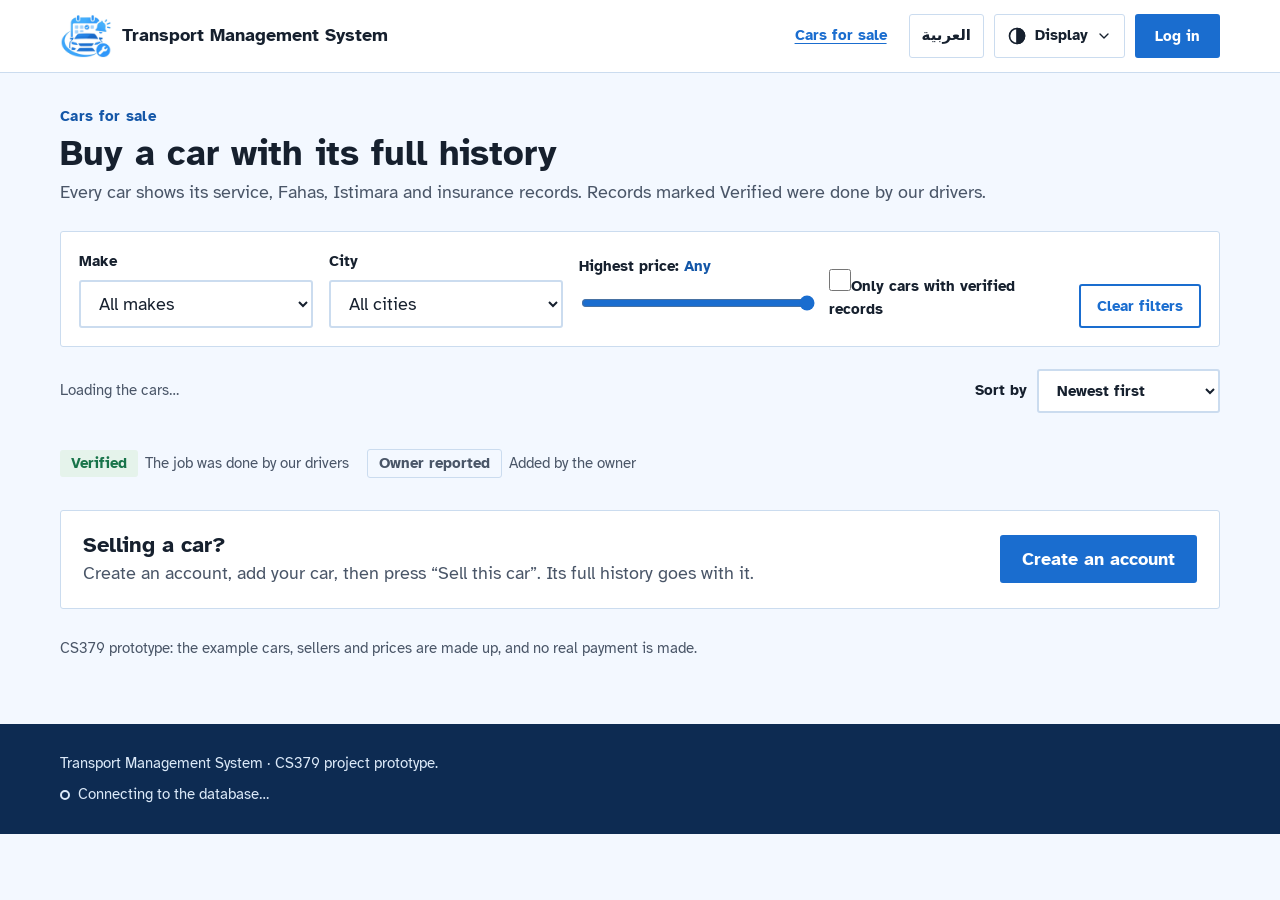
<file: market.html>
<!doctype html>
<html lang="en">
<head>
<meta charset="utf-8">
<meta name="viewport" content="width=device-width, initial-scale=1, viewport-fit=cover">
<title>Cars for sale · Transport Management System</title>
<meta name="claude:viewport-fit-sides" content="cover">
<link rel="stylesheet" href="https://fonts.googleapis.com/css2?family=Atkinson+Hyperlegible:wght@400;700&display=swap">
<link rel="stylesheet" href="style.css">
<link rel="icon" type="image/png" href="icon-64.png">
<script src="supabase.js"></script>
<script src="app.js"></script>
<script src="ar.js"></script>
</head>
<body class="app">
<a class="skip" href="#main">Skip to main content</a>

<header class="topbar">
  <div class="container">
    <a class="brand" href="index.html">
      <img class="logo" src="logo.png" alt="" width="52" height="52">
      <span>Transport Management System</span>
    </a>
    <nav class="topnav" aria-label="Main">
      <a href="vehicles.html" data-when="member" hidden>My vehicles</a>
      <a href="admin.html" data-when="staff" hidden>Admin page</a>
      <a href="market.html" aria-current="page">Cars for sale</a>
    </nav>
    <div class="tools">
      <div data-display></div>
      <div data-auth></div>
    </div>
  </div>
</header>

<main id="main">
  <div class="container">
    <div class="pagehead">
      <div>
        <p class="eyebrow">Cars for sale</p>
        <h1>Buy a car with its full history</h1>
        <p class="muted">Every car shows its service, Fahas, Istimara and insurance records. Records marked Verified were done by our drivers.</p>
      </div>
    </div>

    <!-- simultaneous menus (Module 5): every filter is visible and can be changed in any order -->
    <form class="card filters" id="filters" aria-label="Filter cars">
      <div class="field">
        <label for="fMake">Make</label>
        <select id="fMake"><option value="">All makes</option></select>
      </div>
      <div class="field">
        <label for="fCity">City</label>
        <select id="fCity"><option value="">All cities</option></select>
      </div>
      <div class="field">
        <label for="fPrice">Highest price: <output id="fPriceOut" for="fPrice">Any</output></label>
        <input id="fPrice" type="range" min="20000" max="250000" step="5000" value="250000">
      </div>
      <div class="field">
        <label class="check" for="fVerified"><input type="checkbox" id="fVerified"><span>Only cars with verified records</span></label>
      </div>
      <button type="reset" class="btn secondary small" id="fClear">Clear filters</button>
    </form>

    <div class="resultbar">
      <p id="count" role="status"></p>
      <label for="sort">Sort by
        <select id="sort">
          <option value="new">Newest first</option>
          <option value="low">Price: low to high</option>
          <option value="high">Price: high to low</option>
          <option value="km">Fewest kilometres</option>
        </select>
      </label>
    </div>

    <div class="market" id="grid"></div>
    <div class="card empty" id="none" hidden>
      <p>No cars match these filters. Try a higher price or another make.</p>
      <p style="margin-top:12px"><button type="button" class="btn secondary small" id="noneClear">Clear filters</button></p>
    </div>

    <p class="legend" style="margin-top:22px">
      <span><span class="pill green">Verified</span> The job was done by our drivers</span>
      <span><span class="pill grey">Owner reported</span> Added by the owner</span>
    </p>

    <div class="card sellband">
      <div>
        <h2>Selling a car?</h2>
        <p data-when="guest">Create an account, add your car, then press “Sell this car”. Its full history goes with it.</p>
        <p data-when="user" hidden>Press “Sell this car” on any car in My vehicles. We fill in the details from its record.</p>
      </div>
      <a class="btn" href="signup.html#individual" data-when="guest">Create an account</a>
      <a class="btn" href="vehicles.html" data-when="member" hidden>Go to My vehicles</a>
    </div>

    <p class="datanote">CS379 prototype: the example cars, sellers and prices are made up, and no real payment is made.</p>
  </div>
</main>

<footer class="footer">
  <div class="container">
    <p>Transport Management System · CS379 project prototype.</p>
  </div>
</footer>

<script>
(function () {
  function $(id) { return document.getElementById(id); }
  var esc = TMS.esc;
  var live = [];

  // fill the menus from the cars that are for sale (keeps the user's choice when the list changes)
  function options(select, values, firstLabel) {
    var keep = select.value;
    select.innerHTML = '<option value="">' + firstLabel + '</option>' +
      values.sort().map(function (v) { return '<option>' + esc(v) + '</option>'; }).join('');
    if (values.indexOf(keep) > -1) select.value = keep;
  }
  function unique(key) { return live.map(function (l) { return l[key]; }).filter(function (v, i, a) { return a.indexOf(v) === i; }); }
  function loadData() {
    live = TMS.load('listings').filter(function (l) { return l.status === 'live'; });
    options($('fMake'), unique('make'), 'All makes');
    options($('fCity'), unique('city'), 'All cities');
  }

  function render() {
    var make = $('fMake').value, city = $('fCity').value, max = Number($('fPrice').value);
    var onlyVerified = $('fVerified').checked, sort = $('sort').value;
    $('fPriceOut').textContent = max >= 250000 ? 'Any' : TMS.sar(max);

    var cars = live.filter(function (l) {
      return (!make || l.make === make) && (!city || l.city === city) &&
             (max >= 250000 || l.price <= max) && (!onlyVerified || TMS.verifiedCount(l) > 0);
    });
    cars.sort(function (a, b) {
      if (sort === 'low') return a.price - b.price;
      if (sort === 'high') return b.price - a.price;
      if (sort === 'km') return a.km - b.km;
      return (b.created || 0) - (a.created || 0);   // newest first
    });

    $('count').textContent = cars.length === 1 ? '1 car for sale' : cars.length + ' cars for sale';
    $('none').hidden = cars.length > 0;
    $('grid').innerHTML = cars.map(function (l) {
      var v = TMS.verifiedCount(l), n = TMS.historyOf(l).length;
      var badge = v ? '<span class="pill green">' + TMS.icon.tick.replace('<svg', '<svg width="15" height="15"') + 'Verified · ' + v + ' of ' + n + ' records</span>'
                    : n ? '<span class="pill grey">Owner reported · ' + n + ' records</span>'
                    : '<span class="pill grey">No records yet</span>';
      return '<article class="card mcard">' + TMS.carPic(l, 'mpic') +
        '<div class="mbody">' +
          '<h3 class="mtitle"><a href="car.html#' + esc(l.id) + '">' + esc(l.year + ' ' + l.make + ' ' + l.model) + '</a></h3>' +
          '<p class="mmeta">' + TMS.km(l.km) + ' · ' + esc(l.city) + (l.sellerType === 'company' ? ' · sold by a company' : '') + ' · ' + esc(TMS.accidentText(l)) + '</p>' +
          '<p class="mprice">' + TMS.sar(l.price) + '</p>' +
          '<div class="mfoot">' + badge + '</div>' +
        '</div></article>';
    }).join('');
  }

  $('filters').addEventListener('input', render);
  $('filters').addEventListener('change', render);
  $('filters').addEventListener('submit', function (e) { e.preventDefault(); });
  $('filters').addEventListener('reset', function () { setTimeout(render, 0); });
  $('sort').addEventListener('change', render);
  $('noneClear').addEventListener('click', function () { $('filters').reset(); $('fMake').focus(); });
  $('count').textContent = 'Loading the cars…';
  // wait for the data, then show new listings the moment the admin approves them
  TMS.ready(function () {
    loadData(); render();
    TMS.onChange(function (keys) { if (keys.indexOf('listings') > -1 || keys.indexOf('vehicles') > -1) { loadData(); render(); } });
  });
})();
</script>
</body>
</html>
</file>
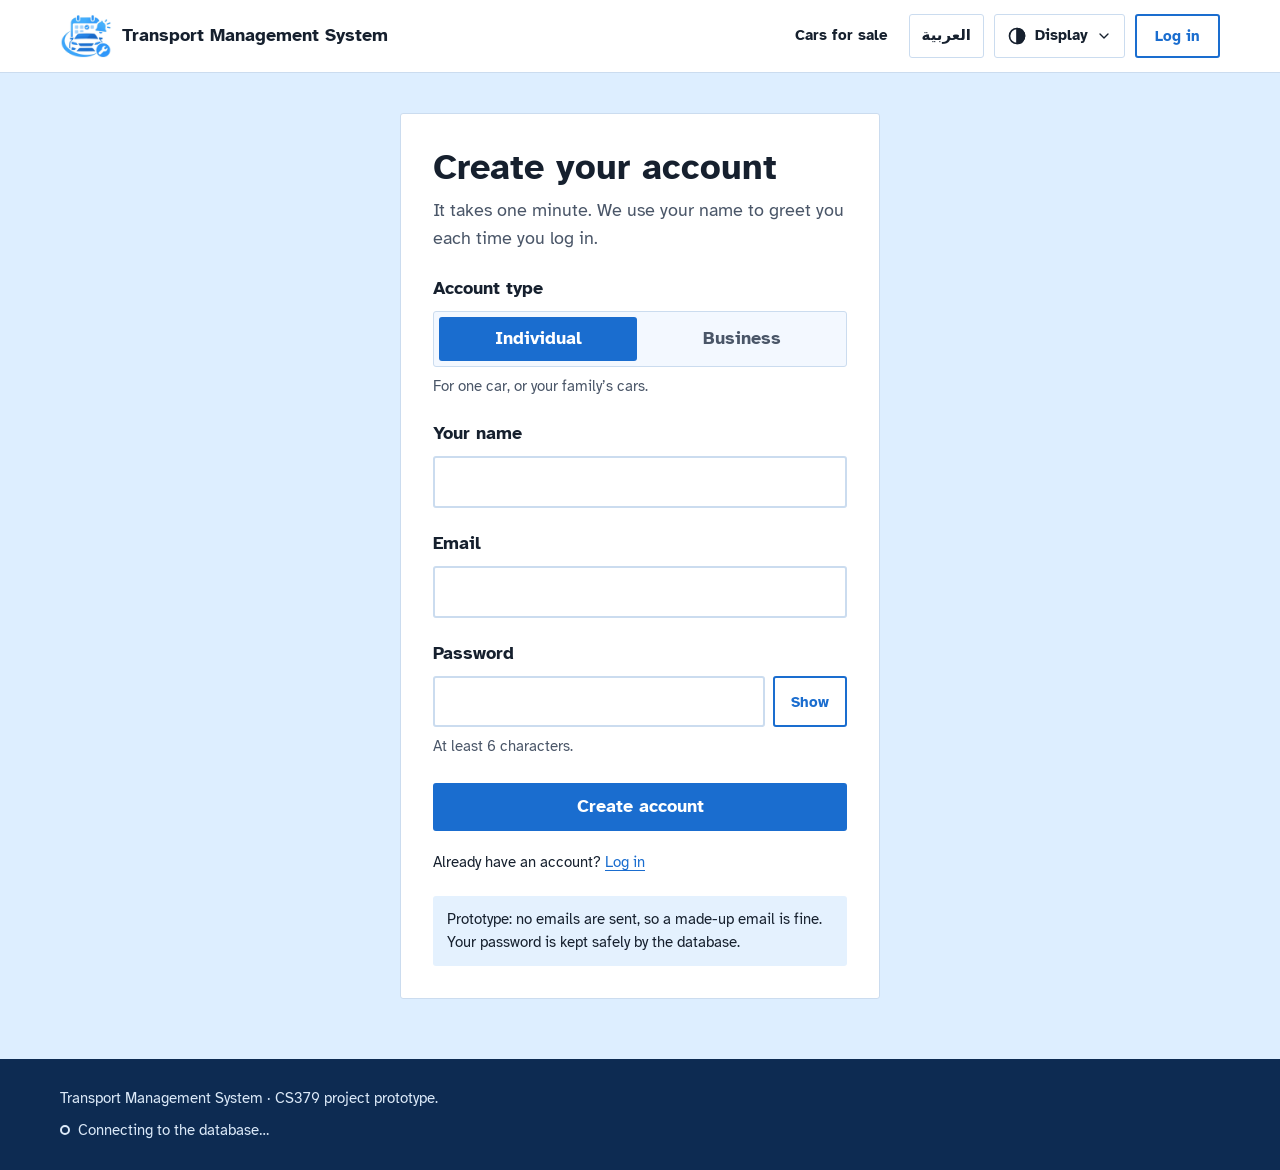
<file: signup.html>
<!doctype html>
<html lang="en">
<head>
<meta charset="utf-8">
<meta name="viewport" content="width=device-width, initial-scale=1, viewport-fit=cover">
<title>Create account · Transport Management System</title>
<meta name="claude:viewport-fit-sides" content="cover">
<link rel="stylesheet" href="https://fonts.googleapis.com/css2?family=Atkinson+Hyperlegible:wght@400;700&display=swap">
<link rel="stylesheet" href="style.css">
<link rel="icon" type="image/png" href="icon-64.png">
<script src="supabase.js"></script>
<script src="app.js"></script>
<script src="ar.js"></script>
</head>
<body class="auth">
<a class="skip" href="#main">Skip to main content</a>

<header class="topbar">
  <div class="container">
    <a class="brand" href="index.html">
      <img class="logo" src="logo.png" alt="" width="52" height="52">
      <span>Transport Management System</span>
    </a>
    <nav class="topnav" aria-label="Main">
      <a href="market.html">Cars for sale</a>
    </nav>
    <div class="tools">
      <div data-display></div>
      <div data-auth="login"></div>
    </div>
  </div>
</header>

<main id="main">
  <div class="card panel">
    <h1>Create your account</h1>
    <p class="muted">It takes one minute. We use your name to greet you each time you log in.</p>

    <!-- Form fill-in (Module 5): meaningful title, familiar labels, logical order,
         error messages next to the field, and a clear "how to finish" button -->
    <form id="signupForm" novalidate>
      <fieldset class="field">
        <legend>Account type</legend>
        <div class="segmented">
          <input class="sr-only" type="radio" name="type" id="typeInd" value="individual" checked>
          <label for="typeInd">Individual</label>
          <input class="sr-only" type="radio" name="type" id="typeBiz" value="business">
          <label for="typeBiz">Business</label>
        </div>
        <p class="hint" id="typeHint">For one car, or your family's cars.</p>
      </fieldset>

      <div class="field">
        <label for="name">Your name</label>
        <input id="name" name="name" type="text" autocomplete="name" aria-describedby="nameError">
        <p class="error" id="nameError" hidden>
          <svg viewBox="0 0 24 24" aria-hidden="true"><circle cx="12" cy="12" r="10"/><path d="M12 8v4M12 16h.01"/></svg>
          <span></span>
        </p>
      </div>

      <div class="field" id="companyField" hidden>
        <label for="company">Company name</label>
        <input id="company" name="company" type="text" autocomplete="organization" aria-describedby="companyError">
        <p class="error" id="companyError" hidden>
          <svg viewBox="0 0 24 24" aria-hidden="true"><circle cx="12" cy="12" r="10"/><path d="M12 8v4M12 16h.01"/></svg>
          <span></span>
        </p>
      </div>

      <div class="field">
        <label for="email">Email</label>
        <input id="email" name="email" type="email" autocomplete="email" inputmode="email" aria-describedby="emailError">
        <p class="error" id="emailError" hidden>
          <svg viewBox="0 0 24 24" aria-hidden="true"><circle cx="12" cy="12" r="10"/><path d="M12 8v4M12 16h.01"/></svg>
          <span></span>
        </p>
      </div>

      <div class="field">
        <label for="password">Password</label>
        <div class="pw">
          <input id="password" name="password" type="password" autocomplete="new-password" aria-describedby="passwordHint passwordError">
          <button type="button" class="btn secondary" id="togglePw" aria-controls="password" aria-pressed="false">Show</button>
        </div>
        <p class="hint" id="passwordHint">At least 6 characters.</p>
        <p class="error" id="passwordError" hidden>
          <svg viewBox="0 0 24 24" aria-hidden="true"><circle cx="12" cy="12" r="10"/><path d="M12 8v4M12 16h.01"/></svg>
          <span></span>
        </p>
      </div>

      <div class="submit">
        <button class="btn block" type="submit">Create account</button>
      </div>
    </form>

    <p class="after">Already have an account? <a href="login.html" id="toLogin">Log in</a></p>
    <p class="note">Prototype: no emails are sent, so a made-up email is fine. Your password is kept safely by the database.</p>
  </div>
</main>

<footer class="footer">
  <div class="container">
    <p>Transport Management System · CS379 project prototype.</p>
  </div>
</footer>

<script>
(function () {
  var form = document.getElementById('signupForm');
  var name = document.getElementById('name');
  var company = document.getElementById('company');
  var email = document.getElementById('email');
  var pw = document.getElementById('password');
  var typeBiz = document.getElementById('typeBiz');

  // Business accounts also need the company name
  function syncType() {
    var biz = typeBiz.checked;
    document.getElementById('companyField').hidden = !biz;
    document.getElementById('typeHint').textContent = biz
      ? 'For a company fleet under one annual contract.'
      : 'For one car, or your family’s cars.';
  }
  if (TMS.param() === 'business') typeBiz.checked = true;
  form.addEventListener('change', function (e) { if (e.target.name === 'type') syncType(); });
  syncType();

  function setError(input, message) {
    var box = document.getElementById(input.id + 'Error');
    if (message) {
      box.querySelector('span').textContent = message;
      box.hidden = false;
      input.setAttribute('aria-invalid', 'true');
    } else {
      box.hidden = true;
      input.removeAttribute('aria-invalid');
    }
  }

  var checks = {
    name: function () {
      var v = name.value.trim();
      if (!v) return 'Enter your name, so we can greet you.';
      if (v.length < 2) return 'Your name needs at least 2 letters.';
      return '';
    },
    company: function () {
      if (!typeBiz.checked) return '';
      return company.value.trim() ? '' : 'Enter your company name.';
    },
    email: function () {
      var v = email.value.trim();
      if (!v) return 'Enter your email address.';
      if (!/^[^\s@]+@[^\s@]+\.[^\s@]+$/.test(v)) return 'Enter a full email address, for example name@example.com.';
      if (TMS.isStaff(v)) return 'This is a staff email. Staff accounts are made by the system admin.';
      if (TMS.mode() !== 'supabase' && TMS.findUser(v)) return 'There is already an account with this email. Log in instead.';
      return '';
    },
    password: function () {
      if (!pw.value) return 'Choose a password.';
      if (pw.value.length < 6) return 'Your password needs at least 6 characters.';
      return '';
    }
  };
  var inputs = { name: name, company: company, email: email, password: pw };

  // once an error shows, check again while the user types, so it clears as soon as it is fixed
  Object.keys(inputs).forEach(function (k) {
    inputs[k].addEventListener('input', function () {
      if (inputs[k].hasAttribute('aria-invalid')) setError(inputs[k], checks[k]());
    });
  });

  form.addEventListener('submit', function (e) {
    e.preventDefault();
    if (form.querySelector('button[type="submit"]').disabled) return;
    TMS.ready(createAccount);        // wait for the database connection first
  });
  function createAccount() {
    var first = null;
    Object.keys(inputs).forEach(function (k) {
      var msg = checks[k]();
      setError(inputs[k], msg);
      if (msg && !first) first = inputs[k];
    });
    if (first) { first.focus(); return; }

    var type = typeBiz.checked ? 'business' : 'individual';
    var user = {
      name: name.value.trim().replace(/\s+/g, ' '),
      email: email.value.trim().toLowerCase(),
      type: type,
      company: type === 'business' ? company.value.trim() : ''
    };
    user.password = pw.value;
    var btn = form.querySelector('button[type="submit"]');
    btn.disabled = true; btn.textContent = 'Creating your account…';
    TMS.signUp(user).then(function () {
      TMS.go(TMS.takeNext() || 'vehicles.html');
    }).catch(function (err) {
      btn.disabled = false; btn.textContent = 'Create account';
      var input = err && err.field === 'email' ? email : pw;
      setError(input, (err && err.message) || 'Something went wrong. Please try again.');
      input.focus();
    });
  }

  var toggle = document.getElementById('togglePw');
  toggle.addEventListener('click', function () {
    var show = pw.type === 'password';
    pw.type = show ? 'text' : 'password';
    toggle.textContent = show ? 'Hide' : 'Show';
    toggle.setAttribute('aria-pressed', String(show));
  });
})();
</script>
</body>
</html>
</file>
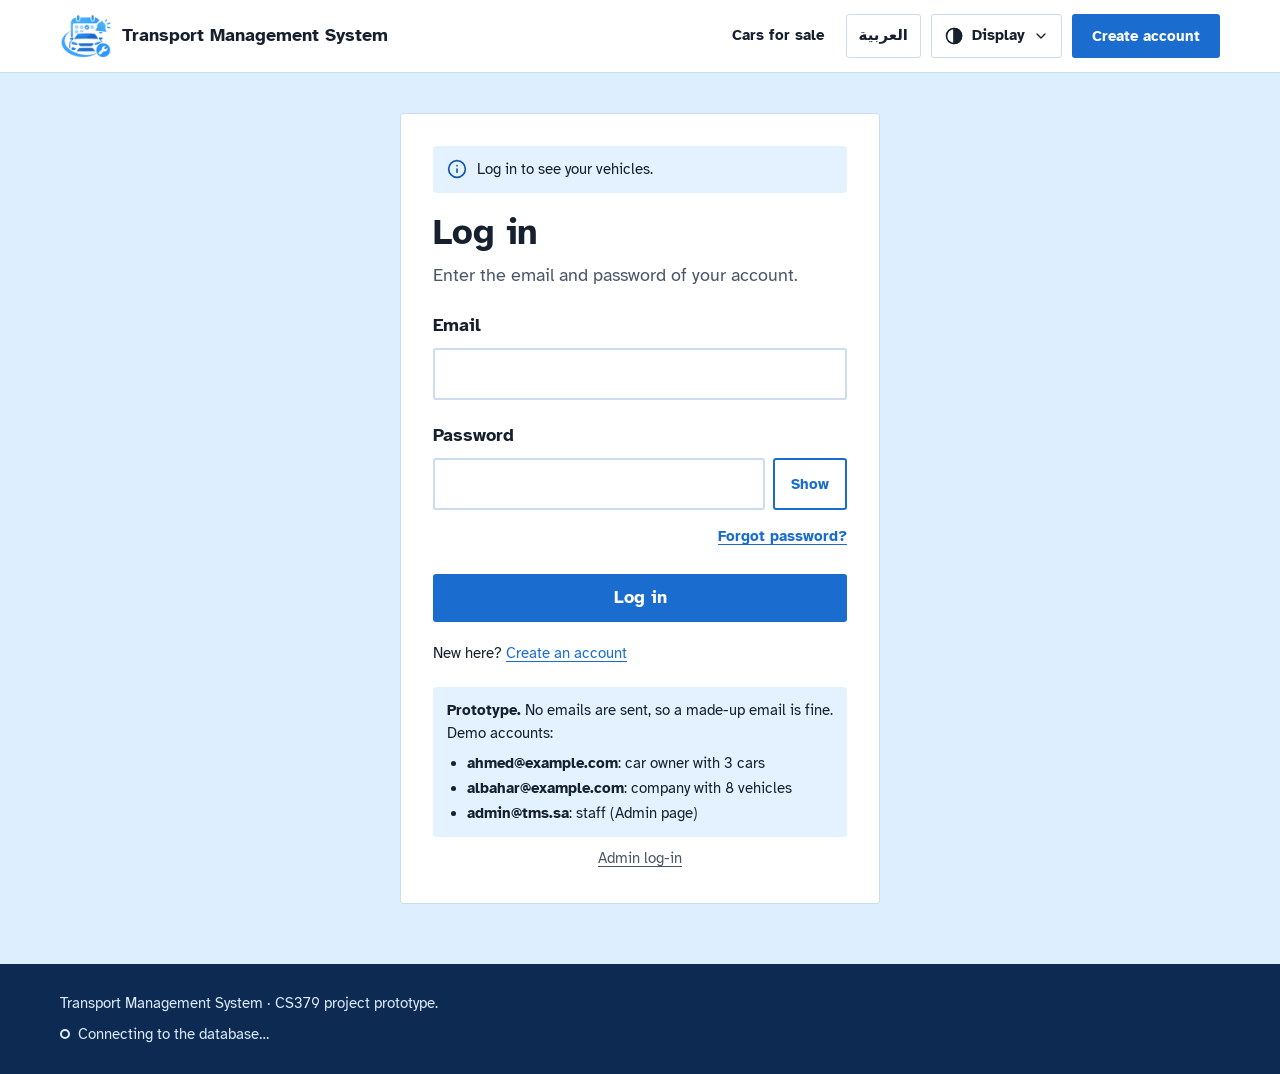
<file: vehicles.html>
<!doctype html>
<html lang="en">
<head>
<meta charset="utf-8">
<meta name="viewport" content="width=device-width, initial-scale=1, viewport-fit=cover">
<title>My vehicles · Transport Management System</title>
<meta name="claude:viewport-fit-sides" content="cover">
<link rel="stylesheet" href="https://fonts.googleapis.com/css2?family=Atkinson+Hyperlegible:wght@400;700&display=swap">
<link rel="stylesheet" href="style.css">
<link rel="icon" type="image/png" href="icon-64.png">
<script src="supabase.js"></script>
<script src="app.js"></script>
<script src="ar.js"></script>
</head>
<body class="app">
<a class="skip" href="#main">Skip to main content</a>

<header class="topbar">
  <div class="container">
    <a class="brand" href="index.html">
      <img class="logo" src="logo.png" alt="" width="52" height="52">
      <span>Transport Management System</span>
    </a>
    <nav class="topnav" aria-label="Main">
      <a href="vehicles.html" aria-current="page">My vehicles</a>
      <a href="market.html">Cars for sale</a>
    </nav>
    <div class="tools">
      <div data-display></div>
      <div data-auth></div>
    </div>
  </div>
</header>

<main id="main">
  <div class="container">

    <!-- the dashboard greets the user by name; the account type decides the view -->
    <div class="pagehead">
      <div>
        <p class="eyebrow" id="eyebrow">My vehicles</p>
        <h1 data-greet-page>Good morning</h1>
        <p class="muted" id="headSub"></p>
      </div>
      <button type="button" class="btn" id="addBtn" hidden>
        <svg viewBox="0 0 24 24" aria-hidden="true"><path d="M12 5v14M5 12h14"/></svg><span id="addLabel">Add a car</span>
      </button>
    </div>

    <div class="card gate" id="loading"><p>Loading your vehicles…</p></div>

    <!-- ================= NO CARS YET ================= -->
    <section class="card emptystate" id="emptyState" aria-labelledby="emptyTitle" hidden>
      <span class="emptyicon" aria-hidden="true">
        <svg viewBox="0 0 24 24"><path d="M5 17h14v-5l-2-5H7l-2 5z"/><circle cx="8" cy="17" r="2"/><circle cx="16" cy="17" r="2"/></svg>
      </span>
      <h2 id="emptyTitle">Add your first car</h2>
      <p id="emptyText">Enter its plate, kilometres and the Istimara, Fahas and insurance dates. We remind you before each date, and our driver can handle it for you.</p>
      <button type="button" class="btn" id="emptyAdd">
        <svg viewBox="0 0 24 24" aria-hidden="true"><path d="M12 5v14M5 12h14"/></svg><span id="emptyBtnLabel">Add your first car</span>
      </button>
    </section>

    <!-- ================= INDIVIDUAL: large cards ================= -->
    <section id="viewInd" aria-label="Your cars" hidden>
      <div class="tiles" id="indTiles"></div>
      <p class="legend">
        <span><i class="red"></i>Red: overdue, or 14 days or less</span>
        <span><i class="amber"></i>Amber: 15 to 30 days, or 1,000 km or less</span>
        <span><i class="green"></i>Green: more time left</span>
        <span><i class="blue"></i>Blue: driver booked</span>
      </p>
      <div class="cards" id="cards"></div>
    </section>

    <!-- ================= BUSINESS: dense table ================= -->
    <section id="viewBiz" aria-labelledby="fleetTitle" hidden>
      <div class="tiles" id="bizTiles"></div>
      <p class="legend">
        <span><i class="red"></i>Red: overdue, or 14 days or less</span>
        <span><i class="amber"></i>Amber: 15 to 30 days, or 1,000 km or less</span>
        <span><i class="green"></i>Green: more time left</span>
        <span><i class="blue"></i>Blue: driver booked</span>
      </p>

      <div class="subhead">
        <h2 id="fleetTitle">Your fleet</h2>
        <p>Nearest date first. Tick vehicles to book drivers or sell them in one request.</p>
      </div>

      <div class="card tablewrap">
        <div class="bulk" id="bulk" hidden>
          <p id="bulkCount"><b>0 vehicles selected</b></p>
          <button type="button" class="btn" id="bulkGo">Handle selected for me</button>
          <button type="button" class="btn secondary" id="bulkSell">Sell selected</button>
          <button type="button" class="btn secondary" id="bulkClear">Clear</button>
        </div>
        <div class="bulk done-bar" id="batchDone" hidden role="status">
          <svg viewBox="0 0 24 24" aria-hidden="true"><path d="M20 6 9 17l-5-5"/></svg>
          <p id="batchText"></p>
          <button type="button" class="linkbtn" id="batchUndo">Undo</button>
        </div>
        <div class="scroll">
          <table>
            <thead>
              <tr>
                <th class="cb"><input type="checkbox" id="selAll" aria-label="Select all vehicles"></th>
                <th>Plate</th><th>Vehicle</th><th>Location</th><th>Next due</th><th>Date</th><th>Status</th><th><span class="sr-only">Change</span></th>
              </tr>
            </thead>
            <tbody id="fleetRows"></tbody>
          </table>
        </div>
      </div>
    </section>

    <!-- ================= MY LISTINGS: cars this user is selling ================= -->
    <!-- ================= MY PURCHASES: each step until a bought car is yours ================= -->
    <section aria-labelledby="buyTitle" id="buySection" hidden>
      <div class="subhead">
        <h2 id="buyTitle">My purchases</h2>
        <p>Cars you are buying. We show each step until the car is yours.</p>
      </div>
      <div class="buylist" id="buyWrap"></div>
    </section>

    <section aria-labelledby="listTitle" id="listSection" hidden>
      <div class="subhead">
        <h2 id="listTitle">My listings</h2>
        <p>Cars you are selling. Our team checks each one before it goes public.</p>
      </div>
      <div class="card tablewrap" id="listWrap"></div>
    </section>

    <p class="datanote">Prototype for CS379: no real driver is sent and no real payment is made.</p>
  </div>
</main>

<footer class="footer">
  <div class="container">
    <p>Transport Management System · CS379 project prototype.</p>
  </div>
</footer>

<!-- ================= ADD OR EDIT A CAR (form fill-in in a dialog box) ================= -->
<dialog id="carDlg" aria-labelledby="carTitle">
  <form id="carForm" class="dlg" novalidate>
    <h2 id="carTitle">Add a car</h2>
    <p class="sub" id="carSub">We use these details to remind you before each date.</p>
    <p class="addednote" id="carAdded" role="status" hidden></p>

    <div class="grid2">
      <div class="field">
        <label for="cMake">Make</label>
        <input id="cMake" type="text" list="makes" autocomplete="off" maxlength="30" aria-describedby="cMakeError">
        <datalist id="makes">
          <option value="Toyota"><option value="Hyundai"><option value="Kia"><option value="Nissan"><option value="Honda">
          <option value="Ford"><option value="Chevrolet"><option value="GMC"><option value="Lexus"><option value="Mazda">
          <option value="Mitsubishi"><option value="Isuzu"><option value="Mercedes"><option value="BMW"><option value="Audi">
          <option value="Volkswagen"><option value="Changan"><option value="Geely"><option value="MG"><option value="Jeep">
        </datalist>
        <p class="error" id="cMakeError" hidden><svg viewBox="0 0 24 24" aria-hidden="true"><circle cx="12" cy="12" r="10"/><path d="M12 8v4M12 16h.01"/></svg><span></span></p>
      </div>
      <div class="field">
        <label for="cModel">Model</label>
        <input id="cModel" type="text" autocomplete="off" maxlength="30" aria-describedby="cModelError">
        <p class="error" id="cModelError" hidden><svg viewBox="0 0 24 24" aria-hidden="true"><circle cx="12" cy="12" r="10"/><path d="M12 8v4M12 16h.01"/></svg><span></span></p>
      </div>
      <div class="field">
        <label for="cYear">Year</label>
        <select id="cYear" aria-describedby="cYearError"></select>
        <p class="error" id="cYearError" hidden><svg viewBox="0 0 24 24" aria-hidden="true"><circle cx="12" cy="12" r="10"/><path d="M12 8v4M12 16h.01"/></svg><span></span></p>
      </div>
      <div class="field">
        <label for="cColour">Colour</label>
        <select id="cColour"></select>
      </div>
    </div>

    <!-- plate: two boxes in the Saudi format, so it cannot be typed the wrong way -->
    <fieldset class="field">
      <legend>Plate number</legend>
      <div class="platebox">
        <div>
          <label for="cPlateL" class="sublabel">Letters</label>
          <input id="cPlateL" type="text" maxlength="7" autocomplete="off" autocapitalize="characters" spellcheck="false" aria-describedby="cPlateHint cPlateError">
        </div>
        <div>
          <label for="cPlateN" class="sublabel">Numbers</label>
          <input id="cPlateN" type="text" inputmode="numeric" maxlength="4" autocomplete="off" aria-describedby="cPlateHint cPlateError">
        </div>
      </div>
      <p class="hint" id="cPlateHint">3 letters and up to 4 numbers, for example A J K and 2847. You can type the letters in Arabic.</p>
      <p class="error" id="cPlateError" hidden><svg viewBox="0 0 24 24" aria-hidden="true"><circle cx="12" cy="12" r="10"/><path d="M12 8v4M12 16h.01"/></svg><span></span></p>
    </fieldset>

    <div class="grid2">
      <div class="field">
        <label for="cKm">Kilometres now</label>
        <input id="cKm" type="text" inputmode="numeric" autocomplete="off" aria-describedby="cKmError">
        <p class="error" id="cKmError" hidden><svg viewBox="0 0 24 24" aria-hidden="true"><circle cx="12" cy="12" r="10"/><path d="M12 8v4M12 16h.01"/></svg><span></span></p>
      </div>
      <div class="field" id="cLocationField" hidden>
        <label for="cLocation">Location</label>
        <input id="cLocation" type="text" maxlength="40" autocomplete="off" aria-describedby="cLocationHint cLocationError">
        <p class="hint" id="cLocationHint">Where our driver collects it, for example Yanbu depot.</p>
        <p class="error" id="cLocationError" hidden><svg viewBox="0 0 24 24" aria-hidden="true"><circle cx="12" cy="12" r="10"/><path d="M12 8v4M12 16h.01"/></svg><span></span></p>
      </div>
    </div>

    <h3 class="dlgsec">Expiry dates</h3>
    <div class="grid3">
      <div class="field">
        <label for="cIst">Istimara</label>
        <input id="cIst" type="date" aria-describedby="cIstError">
        <p class="error" id="cIstError" hidden><svg viewBox="0 0 24 24" aria-hidden="true"><circle cx="12" cy="12" r="10"/><path d="M12 8v4M12 16h.01"/></svg><span></span></p>
      </div>
      <div class="field">
        <label for="cFah">Fahas</label>
        <input id="cFah" type="date" aria-describedby="cFahError">
        <p class="error" id="cFahError" hidden><svg viewBox="0 0 24 24" aria-hidden="true"><circle cx="12" cy="12" r="10"/><path d="M12 8v4M12 16h.01"/></svg><span></span></p>
      </div>
      <div class="field">
        <label for="cIns">Insurance</label>
        <input id="cIns" type="date" aria-describedby="cInsError">
        <p class="error" id="cInsError" hidden><svg viewBox="0 0 24 24" aria-hidden="true"><circle cx="12" cy="12" r="10"/><path d="M12 8v4M12 16h.01"/></svg><span></span></p>
      </div>
    </div>

    <div class="field">
      <label for="cOil">Kilometres at the last oil service <span class="opt">(optional)</span></label>
      <input id="cOil" type="text" inputmode="numeric" autocomplete="off" aria-describedby="cOilHint cOilError">
      <p class="hint" id="cOilHint">We remind you every 10,000 km after it.</p>
      <p class="error" id="cOilError" hidden><svg viewBox="0 0 24 24" aria-hidden="true"><circle cx="12" cy="12" r="10"/><path d="M12 8v4M12 16h.01"/></svg><span></span></p>
    </div>

    <div class="actions">
      <button type="submit" class="btn" id="carSave">Save car</button>
      <button type="button" class="btn secondary" id="carAnother" hidden>Save and add another</button>
      <button type="button" class="btn secondary" id="carCancel">Cancel</button>
    </div>
  </form>
</dialog>

<!-- ================= REMOVE A CAR: asks first ================= -->
<dialog id="rmDlg" aria-labelledby="rmTitle">
  <div class="dlg">
    <h2 id="rmTitle">Remove this car?</h2>
    <p class="sub" id="rmText"></p>
    <div class="actions">
      <button type="button" class="btn danger" id="rmGo">Remove</button>
      <button type="button" class="btn secondary" id="rmCancel">Cancel</button>
    </div>
  </div>
</dialog>

<!-- ================= BOOKING DIALOG (both views) ================= -->
<dialog id="book" aria-labelledby="bookTitle">
  <form id="bookForm" class="dlg">
    <h2 id="bookTitle">Book a driver</h2>
    <p class="sub" id="bookSub"></p>

    <p class="willdo">We will:</p>
    <ul class="tasks" id="bookTasks"></ul>
    <p class="hint" id="bookPickHint" hidden>Untick any job you want to do yourself or later.</p>
    <p class="error" id="bookJobsError" hidden>
      <svg viewBox="0 0 24 24" aria-hidden="true"><circle cx="12" cy="12" r="10"/><path d="M12 8v4M12 16h.01"/></svg>
      <span>Choose at least one job.</span>
    </p>

    <fieldset class="field" id="dayField">
      <legend>Pickup day</legend>
      <div class="choicegrid" id="dayChoices"></div>
      <p class="hint">Workshops are closed on Friday and Saturday.</p>
    </fieldset>

    <fieldset class="field" id="timeField">
      <legend>Pickup time</legend>
      <div class="choicegrid">
        <span class="choice"><input class="sr-only" type="radio" name="time" id="t1" value="8–10 am" checked><label for="t1">8–10 am</label></span>
        <span class="choice"><input class="sr-only" type="radio" name="time" id="t2" value="12–2 pm"><label for="t2">12–2 pm</label></span>
        <span class="choice"><input class="sr-only" type="radio" name="time" id="t3" value="4–6 pm"><label for="t3">4–6 pm</label></span>
      </div>
    </fieldset>

    <div class="field" id="placeField">
      <label for="place">Pickup location</label>
      <select id="place" name="place">
        <option value="Home">Home</option>
        <option value="Work">Work</option>
      </select>
    </div>

    <p class="cost" id="bookCost"></p>

    <div class="actions">
      <button type="submit" class="btn" id="bookGo">Confirm booking</button>
      <button type="button" class="btn secondary" id="bookCancel">Cancel</button>
    </div>
  </form>
</dialog>

<!-- ================= SELL ONE CAR ================= -->
<dialog id="sell" aria-labelledby="sellTitle">
  <form id="sellForm" class="dlg" novalidate>
    <h2 id="sellTitle">Sell your car</h2>
    <p class="sub" id="sellSub"></p>
    <dl class="facts" id="sellFacts"></dl>
    <p class="hint">Filled in from your car's record. Buyers see the full history.</p>

    <div class="field">
      <label for="sellPrice">Your price</label>
      <div class="prefix"><span>SAR</span><input id="sellPrice" type="text" inputmode="numeric" autocomplete="off" aria-describedby="sellPriceHint sellPriceError"></div>
      <p class="hint" id="sellPriceHint">Numbers only, for example 68000.</p>
      <p class="error" id="sellPriceError" hidden>
        <svg viewBox="0 0 24 24" aria-hidden="true"><circle cx="12" cy="12" r="10"/><path d="M12 8v4M12 16h.01"/></svg>
        <span></span>
      </p>
    </div>

    <div class="field">
      <label for="sellCity">City</label>
      <select id="sellCity">
        <option>Riyadh</option><option>Jeddah</option><option>Makkah</option>
        <option>Madinah</option><option>Dammam</option><option selected>Yanbu</option>
      </select>
    </div>

    <fieldset class="field" id="sellAccident" aria-describedby="sellAccidentHint sellAccidentError">
      <legend>Has this car had an accident?</legend>
      <div class="choicegrid">
        <span class="choice"><input class="sr-only" type="radio" name="accident" id="accNo" value="no"><label for="accNo">No</label></span>
        <span class="choice"><input class="sr-only" type="radio" name="accident" id="accYes" value="yes"><label for="accYes">Yes</label></span>
      </div>
      <p class="hint" id="sellAccidentHint">Buyers always ask. An honest answer helps you sell faster.</p>
      <p class="error" id="sellAccidentError" hidden>
        <svg viewBox="0 0 24 24" aria-hidden="true"><circle cx="12" cy="12" r="10"/><path d="M12 8v4M12 16h.01"/></svg>
        <span></span>
      </p>
    </fieldset>

    <div class="field">
      <label for="sellNotes">Notes for buyers <span class="opt">(optional)</span></label>
      <textarea id="sellNotes" rows="2" maxlength="300" aria-describedby="sellNotesHint"></textarea>
      <p class="hint" id="sellNotesHint">For example: front bumper repaired in 2024, or the engine was replaced.</p>
    </div>

    <div class="field">
      <label for="sellPhotos">Photo <span class="opt">(optional)</span></label>
      <input id="sellPhotos" type="file" accept="image/*" aria-describedby="sellPhotosHint">
      <div class="photoprev" id="sellPreview" hidden></div>
      <p class="hint" id="sellPhotosHint">Without a photo, buyers see a drawing of the car.</p>
    </div>

    <div class="field">
      <label class="check" for="sellHandle">
        <input type="checkbox" id="sellHandle">
        <span><b>Handle the sale for me</b>
          <span class="hint" id="sellHandleHint">Our driver checks the car and delivers it to the buyer after you transfer ownership in Absher. SAR 120, paid from the buyer’s deposit.</span></span>
      </label>
    </div>

    <p class="cost">Our team checks every listing before it goes public.</p>
    <div class="actions">
      <button type="submit" class="btn" id="sellGo">List my car</button>
      <button type="button" class="btn secondary" id="sellCancel">Cancel</button>
    </div>
  </form>
</dialog>

<!-- ================= SELL MANY FLEET VEHICLES ================= -->
<dialog id="sellMany" aria-labelledby="sellManyTitle">
  <form id="sellManyForm" class="dlg" novalidate>
    <h2 id="sellManyTitle">Sell vehicles</h2>
    <p class="sub">Type a price for each vehicle and say if it had an accident. We fill in the city from its location, and the rest from its record.</p>
    <table class="sellrows">
      <thead><tr><th>Vehicle</th><th>Price, accident and city</th></tr></thead>
      <tbody id="sellManyRows"></tbody>
    </table>
    <p class="error" id="sellManyError" hidden>
      <svg viewBox="0 0 24 24" aria-hidden="true"><circle cx="12" cy="12" r="10"/><path d="M12 8v4M12 16h.01"/></svg>
      <span></span>
    </p>
    <div class="field">
      <label class="check" for="sellManyHandle">
        <input type="checkbox" id="sellManyHandle" checked>
        <span><b>Handle the sale for me</b>
          <span class="hint">Checks, ownership transfers and deliveries are covered by your annual contract.</span></span>
      </label>
    </div>
    <p class="cost">Our team checks every listing before it goes public.</p>
    <div class="actions">
      <button type="submit" class="btn" id="sellManyGo">List vehicles</button>
      <button type="button" class="btn secondary" id="sellManyCancel">Cancel</button>
    </div>
  </form>
</dialog>

<script>
(function () {
  function $(id) { return document.getElementById(id); }
  var esc = TMS.esc;

  // a log-in is needed to see "My vehicles"; staff use the Admin page instead
  var user = TMS.user();
  if (!user && TMS.storageOK) { TMS.askLogin('vehicles.html', 'Log in to see your vehicles.'); return; }
  if (user && TMS.isStaff(user.email)) { TMS.go('admin.html'); return; }
  user = user || { name: 'Guest', email: 'guest@example.com', type: 'individual', company: '' };

  var BIZ = user.type === 'business';          // the account type decides the view
  var CAR = BIZ ? 'vehicle' : 'car';
  var T = TMS.today();
  var CHECK = TMS.icon.tick;
  var TAG = TMS.icon.tag;
  function pill(level, text) { return '<span class="pill ' + level + '">' + text + '</span>'; }
  function cap(s) { return s.charAt(0).toUpperCase() + s.slice(1); }

  // ======================= DATA =======================
  function allVehicles() { return TMS.load('vehicles'); }
  function myVehicles() { return allVehicles().filter(function (v) { return v.owner === user.email; }); }
  function findVehicle(id) { return allVehicles().filter(function (v) { return v.id === id; })[0] || null; }
  function saveVehicle(v) {
    var all = allVehicles(), found = false;
    all.forEach(function (x, i) { if (x.id === v.id) { all[i] = v; found = true; } });
    if (!found) all.push(v);
    TMS.save('vehicles', all);
  }
  function myListings() { return TMS.load('listings').filter(function (l) { return l.sellerEmail === user.email; }); }
  function activeListing(vid) {
    return myListings().filter(function (l) { return l.vehicleId === vid && /pending|live|sold|rejected/.test(l.status); })[0] || null;
  }
  var STATUS = {
    pending: ['amber', 'Waiting for approval'],
    live: ['blue', 'For sale'],
    sold: ['green', 'Sold'],
    removed: ['grey', 'Removed'],
    rejected: ['red', 'Not approved']
  };
  function statusPill(l) { var s = STATUS[l.status] || STATUS.removed; return pill(s[0], s[1]); }

  // who does each job, as in Saudi Arabia:
  //  - Istimara: only the owner can renew it, in the Absher app. We remind and explain, nothing more.
  //  - Insurance: we renew it online for the owner. No driver and no pickup.
  //  - Fahas and oil service: our driver collects the car.
  var OWNER_ONLY = ['Istimara'], ONLINE = ['Insurance'];
  function onlineOnly(jobs) { return jobs.length > 0 && jobs.every(function (j) { return ONLINE.indexOf(j) > -1; }); }

  // reminders of one car: which are booked, which the owner will do, which are due
  function stateOf(v, bookings) {
    var items = TMS.items(v);
    var open = TMS.activeBookings(v, bookings), booking = open[0] || null;
    var bookedJobs = [].concat.apply([], open.map(function (b) { return b.jobs || [b.job]; }));
    var selfJobs = v.self ? v.self.jobs : [];
    items.forEach(function (it) {
      it.booked = bookedJobs.indexOf(it.what) > -1; it.mine = selfJobs.indexOf(it.what) > -1;
      it.ownerOnly = OWNER_ONLY.indexOf(it.what) > -1;
    });
    var due = items.filter(function (it) { return TMS.isDue(it) && !it.booked && !it.mine && !it.ownerOnly; });
    var next = items.slice().sort(function (a, b) { return a.urgency - b.urgency; })[0] || null;
    var nextJob = items.filter(function (it) { return !it.ownerOnly; }).sort(function (a, b) { return a.urgency - b.urgency; })[0] || null;
    // the Istimara is due: Absher renews it only if the Fahas and the insurance are still valid on that day
    var ist = items.filter(function (it) { return it.ownerOnly && TMS.isDue(it); })[0] || null;
    var first = ist ? items.filter(function (it) {
      return (it.what === 'Fahas' || it.what === 'Insurance') && it.days <= ist.days;
    }) : [];
    return { items: items, booking: booking, bookings: open, due: due, next: next, nextJob: nextJob, istimara: ist, first: first };
  }
  function phrase(it) {
    if (it.kind === 'km') return it.kmLeft <= 0 ? 'overdue by ' + TMS.km(-it.kmLeft) : 'due in ' + TMS.km(it.kmLeft);
    if (it.days < 0) return 'overdue by ' + (-it.days) + (it.days === -1 ? ' day' : ' days');
    if (it.days === 0) return 'due today';
    return 'due in ' + it.left;
  }
  // "Istimara and Fahas are due in 12 days. Oil service is due in 760 km."
  function askText(due) {
    var groups = [];
    due.forEach(function (d) {
      var p = phrase(d), g = groups.filter(function (x) { return x.p === p; })[0];
      if (g) g.names.push(d.what); else groups.push({ p: p, names: [d.what] });
    });
    return groups.map(function (g) {
      return TMS.joinNames(g.names) + (g.names.length > 1 ? ' are ' : ' is ') + g.p + '.';
    }).join(' ');
  }

  // ======================= THE PAGE =======================
  $('addLabel').textContent = BIZ ? 'Add a vehicle' : 'Add a car';
  $('emptyTitle').textContent = BIZ ? 'Add your first vehicle' : 'Add your first car';
  $('emptyBtnLabel').textContent = BIZ ? 'Add your first vehicle' : 'Add your first car';
  if (BIZ) $('emptyText').textContent = 'Add each vehicle with its plate, kilometres, location and the Istimara, Fahas and insurance dates. Then book drivers for many vehicles in one request.';
  $('eyebrow').textContent = BIZ ? 'My vehicles · ' + (user.company || 'Company fleet') : 'My vehicles';

  function renderAll() {
    var mine = myVehicles(), bookings = TMS.load('bookings');
    var none = mine.length === 0;
    $('emptyState').hidden = !none;
    $('addBtn').hidden = none;
    $('viewInd').hidden = none || BIZ;
    $('viewBiz').hidden = none || !BIZ;
    $('listSection').hidden = none && myListings().length === 0;
    $('headSub').textContent = BIZ
      ? (user.company || 'Company fleet') + ' · ' + mine.length + (mine.length === 1 ? ' vehicle' : ' vehicles') + ' · reminders as of ' + TMS.longDate(T)
      : 'Reminders as of ' + TMS.longDate(T);
    if (BIZ) renderFleet(mine, bookings); else renderCards(mine, bookings);
    renderPurchases();
    renderListings();
  }

  function tiles(holder, list, bookings, label) {
    var red = 0, amber = 0;
    list.forEach(function (v) {
      stateOf(v, bookings).items.forEach(function (it) {
        if (it.booked) return;
        if (it.level === 'red') red++;
        if (it.level === 'amber') amber++;
      });
    });
    holder.innerHTML =
      '<div class="card tile"><p class="n red">' + red + '</p><p class="l">Due in 14 days or less</p></div>' +
      '<div class="card tile"><p class="n amber">' + amber + '</p><p class="l">Due in 15 to 30 days</p></div>' +
      '<div class="card tile"><p class="n blue">' + list.length + '</p><p class="l">' + label + '</p></div>';
  }

  // ======================= INDIVIDUAL VIEW: one card per car =======================
  // the Istimara: a reminder only. It says what Absher needs first.
  function istimaraNote(v, st) {
    var it = st.istimara;
    if (!it) return '';
    var first = st.first.map(function (f) { return f.what + (f.booked ? ' (booked)' : ''); });
    return '<div class="absher">' +
      '<p class="ask"><b>Istimara is ' + esc(phrase(it)) + '.</b> Only you can renew it, in the Absher app. The government fee is SAR 100 a year.</p>' +
      (first.length
        ? '<p class="warnline">' + TMS.icon.alert + '<span><b>First: ' + esc(TMS.joinNames(first)) + '.</b> Absher renews the Istimara only with a valid Fahas, active insurance and all traffic fines paid.</span></p>'
        : '<p class="hint">Absher needs a valid Fahas, active insurance and all traffic fines paid. Yours are fine.</p>') +
      '<div class="btns"><button type="button" class="btn secondary" data-istdone="' + v.id + '">I renewed it in Absher</button>' +
      '<a class="btn secondary" href="https://www.absher.sa" target="_blank" rel="noopener">Open Absher<span class="sr-only"> (opens in a new tab)</span></a></div>' +
    '</div>';
  }
  function footer(v, st) {
    // a bought car arrives without its plate and dates: ask for them first
    if (!v.plateL || (!v.istimara && !v.fahas && !v.insurance)) {
      return '<p class="ask"><b>Welcome to your new car.</b> Add its plate and the Istimara, Fahas and insurance dates, so we can remind you.</p>' +
             '<div class="btns"><button type="button" class="btn" data-edit="' + v.id + '">Add the details</button></div>';
    }
    var main = jobFooter(v, st), ist = istimaraNote(v, st);
    return main && ist ? main + '<hr class="split">' + ist : main || ist;
  }
  // each open request: what happens, its status, and Cancel
  function bookingBlock(b) {
    var jobs = b.jobs || [b.job], cancel = '<button type="button" class="linkbtn" data-cancel="' + esc(b.id) + '">Cancel ' + (b.place === 'Online' ? 'request' : 'booking') + '</button>';
    if (b.place === 'Online') {
        return '<div class="done">' + CHECK + '<div><p><b>Renewal requested.</b> We renew your insurance online and add the new policy to this car. No pickup is needed.</p>' +
               '<p class="bstatus">' + pill('amber', 'In progress') + '</p>' + cancel + '</div></div>';
    }
    var status = b.status === 'assigned' && b.driver
      ? pill('blue', 'Driver: ' + esc(b.driver)) : pill('amber', 'Waiting for a driver');
    return '<div class="done">' + CHECK + '<div><p><b>Driver booked.</b> We collect the car from your ' + esc(String(b.place).toLowerCase()) +
           ' on ' + esc(b.day) + ', ' + esc(b.time) + ', and return it the same day.' +
           (jobs.indexOf('Insurance') > -1 ? ' We renew the insurance online.' : '') + '</p>' +
           '<p class="bstatus">' + status + '</p>' + cancel + '</div></div>';
  }
  // the card footer shows every open request, the jobs the owner does, and what is still due
  function jobFooter(v, st) {
    var parts = st.bookings.map(bookingBlock);
    if (v.self && v.self.jobs.length) {
      var since = TMS.parseISO(v.self.since) || T;
      parts.push('<p class="ask"><b>You’re doing it yourself:</b> ' + esc(TMS.joinNames(v.self.jobs)) +
             '. We’ll check with you on ' + TMS.fmt(TMS.addDays(since, 7)) + '. Done it already?</p>' +
             '<div class="btns"><button type="button" class="btn" data-selfdone="' + v.id + '">Yes, it’s done</button>' +
             '<button type="button" class="btn secondary" data-selfnot="' + v.id + '">Not yet</button></div>');
    }
    if (st.due.length) {
      parts.push('<p class="ask">' + esc(askText(st.due)) + ' Who will do it?</p><div class="btns">' +
             '<button type="button" class="btn" data-handle="' + v.id + '">Handle it for me</button>' +
             '<button type="button" class="btn secondary" data-self="' + v.id + '">I’ll do it myself</button></div>');
    }
    if (parts.length) return parts.join('<hr class="split">');
    if (st.istimara) return '';                // only the Istimara is due: its note says it all
    var dates = st.items.filter(function (it) { return it.kind === 'date'; }).sort(function (a, b) { return a.days - b.days; });
    var nextDate = dates.length ? TMS.addDays(T, Math.max(dates[0].days - 30, 1)) : null;
    return '<div class="done">' + CHECK + '<p>Nothing is due.' + (nextDate ? ' Your next reminder is on ' + TMS.fmt(nextDate) + '.' : '') + '</p></div>';
  }
  function sellStrip(v) {
    var l = activeListing(v.id);
    if (!l) return '<div class="vsell"><span class="grow muted">Selling? Buyers see this car’s full history.</span>' +
                   '<button type="button" class="btn secondary small" data-sell="' + v.id + '">' + TAG + 'Sell this car</button></div>';
    var price = '<b class="num">' + TMS.sar(l.price) + '</b>';
    var acts = '';
    if (l.status === 'live') acts = '<a href="car.html#' + esc(l.id) + '">View listing</a> <button type="button" class="linkbtn" data-unlist="' + esc(l.id) + '">Remove listing</button>';
    if (l.status === 'pending') acts = '<button type="button" class="linkbtn" data-unlist="' + esc(l.id) + '">Remove listing</button>';
    if (l.status === 'rejected') acts = '<button type="button" class="linkbtn" data-sell="' + v.id + '">Try again</button>';
    return '<div class="vsell"><span class="grow">' + statusPill(l) + price + '</span>' + acts + '</div>';
  }
  function renderCards(mine, bookings) {
    tiles($('indTiles'), mine, bookings, mine.length === 1 ? 'Car' : 'Cars');
    $('cards').innerHTML = mine.map(function (v) {
      var st = stateOf(v, bookings);
      var urgent = st.items.some(function (it) { return it.level === 'red' && !it.booked; });
      var rows = st.items.map(function (it) {
        var status = it.booked ? pill('blue', 'Booked') : pill(it.level, it.left);
        return '<li><span class="what">' + it.what + '<span class="when">' + esc(it.when) + '</span></span>' + status + '</li>';
      }).join('');
      var name = TMS.vehicleName(v);
      return '<article class="card vcard' + (urgent ? ' urgent' : '') + '" id="car-' + v.id + '">' +
               '<div class="vhead"><div><h3>' + esc(name) + ' <span class="yr">' + esc(v.year) + '</span></h3>' +
               '<p class="plate">' + esc(TMS.plate(v)) + '</p></div><p class="km">' + TMS.km(v.km) + '</p></div>' +
               '<ul class="rows">' + rows + '</ul>' +
               '<div class="vfoot">' + footer(v, st) + '</div>' +
               sellStrip(v) +
               '<div class="vtools">' +
                 '<button type="button" class="linkbtn" data-edit="' + v.id + '">' + TMS.icon.edit + 'Edit<span class="sr-only"> ' + esc(name) + '</span></button>' +
                 '<button type="button" class="linkbtn" data-remove="' + v.id + '">' + TMS.icon.trash + 'Remove<span class="sr-only"> ' + esc(name) + '</span></button>' +
               '</div>' +
             '</article>';
    }).join('');
  }
  function focusIn(vid, selector) {
    var el = document.querySelector('#car-' + vid + ' ' + selector);
    if (el) el.focus();
  }

  $('cards').addEventListener('click', function (e) {
    var b;
    if ((b = e.target.closest('[data-handle]'))) openBooking([b.getAttribute('data-handle')], b);
    else if ((b = e.target.closest('[data-self]'))) doMyself(b.getAttribute('data-self'));
    else if ((b = e.target.closest('[data-selfdone]'))) selfDone(b.getAttribute('data-selfdone'));
    else if ((b = e.target.closest('[data-selfnot]'))) selfNotYet(b.getAttribute('data-selfnot'));
    else if ((b = e.target.closest('[data-istdone]'))) istimaraDone(b.getAttribute('data-istdone'));
    else if ((b = e.target.closest('[data-cancel]'))) cancelBooking(b.getAttribute('data-cancel'));
    else if ((b = e.target.closest('[data-sell]'))) openSell(b.getAttribute('data-sell'), b);
    else if ((b = e.target.closest('[data-unlist]'))) unlist(b.getAttribute('data-unlist'));
    else if ((b = e.target.closest('[data-edit]'))) openCar(b.getAttribute('data-edit'), b);
    else if ((b = e.target.closest('[data-remove]'))) openRemove(b.getAttribute('data-remove'), b);
  });

  // "I'll do it myself": the card then asks "Done it?"
  function doMyself(id) {
    var v = findVehicle(id); if (!v) return;
    var st = stateOf(v, TMS.load('bookings'));
    var had = v.self && v.self.jobs ? v.self.jobs : [];
    v.self = { jobs: had.concat(st.due.map(function (d) { return d.what; })), since: v.self && v.self.since || TMS.iso(T) };
    saveVehicle(v); renderAll(); focusIn(id, '[data-selfdone]');
  }
  function selfDone(id) {
    var v = findVehicle(id); if (!v || !v.self) return;
    var before = TMS.clone(v), jobs = v.self.jobs.slice();
    TMS.renew(v, jobs, false);
    v.self = null;
    saveVehicle(v); renderAll(); focusIn(id, '.vfoot');
    TMS.toast('Great. ' + TMS.joinNames(jobs) + (jobs.length > 1 ? ' are' : ' is') + ' renewed and added to the car’s history.',
      function () { saveVehicle(before); renderAll(); focusIn(id, '[data-selfdone]'); });
  }
  function istimaraDone(id) {
    var v = findVehicle(id); if (!v) return;
    var before = TMS.clone(v);
    TMS.renew(v, ['Istimara'], false);
    saveVehicle(v); renderAll(); focusIn(id, '.vfoot');
    TMS.toast('Istimara renewed until ' + TMS.fmt(TMS.parseISO(v.istimara)) + '. If Absher shows another date, press Edit to change it.',
      function () { saveVehicle(before); renderAll(); focusIn(id, '[data-istdone]'); });
  }
  function selfNotYet(id) {
    var v = findVehicle(id); if (!v) return;
    v.self = null;
    saveVehicle(v); renderAll(); focusIn(id, '[data-handle]');
    TMS.toast('OK. We’ll keep reminding you, and our driver can still do it for you.');
  }
  function cancelBooking(bookingId) {
    var all = TMS.load('bookings'), b = all.filter(function (x) { return x.id === bookingId; })[0];
    if (!b) return;
    var id = b.vehicleId;
    TMS.save('bookings', all.filter(function (x) { return x.id !== b.id; }));
    renderAll(); focusIn(id, '[data-handle], .vfoot');
    TMS.toast(b.place === 'Online' ? 'Request cancelled.' : 'Booking cancelled.', function () {
      var again = TMS.load('bookings'); again.push(b); TMS.save('bookings', again); renderAll();
    });
  }

  // ======================= BUSINESS VIEW: one row per vehicle =======================
  var selected = {}, lastBatch = null;

  function renderFleet(mine, bookings) {
    tiles($('bizTiles'), mine, bookings, mine.length === 1 ? 'Vehicle' : 'Vehicles');
    var rows = mine.map(function (v) { return { v: v, st: stateOf(v, bookings) }; });
    rows.sort(function (a, b) { return (a.st.next ? a.st.next.urgency : 9999) - (b.st.next ? b.st.next.urgency : 9999); });
    Object.keys(selected).forEach(function (id) { if (!mine.some(function (v) { return v.id === id; })) delete selected[id]; });
    $('fleetRows').innerHTML = rows.map(function (r) {
      var v = r.v, st = r.st, it = st.next, b = st.booking;
      var status = b ? (b.place === 'Online' ? pill('blue', 'Renewing online')
                       : b.status === 'assigned' && b.driver ? pill('blue', 'Driver: ' + esc(b.driver)) : pill('blue', 'Booked · ' + esc(String(b.day).replace(/^\w+ /, ''))))
                     : it ? pill(it.level, it.left) : '';
      var l = activeListing(v.id);
      var sale = l ? '<span class="cellsub">' + statusPill(l) + ' <span class="num">' + TMS.sar(l.price) + '</span></span>' : '';
      var name = TMS.vehicleName(v);
      return '<tr class="' + (selected[v.id] ? 'sel' : '') + (b ? ' booked' : '') + '">' +
        '<td class="cb"><input type="checkbox" data-row="' + v.id + '" aria-label="Select ' + esc(TMS.plate(v)) + '"' + (selected[v.id] ? ' checked' : '') + '></td>' +
        '<td class="plate-cell">' + esc(TMS.plate(v)) + '</td>' +
        '<td>' + esc(name) + ' <span class="muted">' + esc(v.year) + '</span>' + sale + '</td>' +
        '<td>' + esc(v.location || '') + '</td>' +
        '<td>' + (it ? it.what : '') + (it && it.ownerOnly && TMS.isDue(it)
            ? '<span class="cellsub">' + (st.first.length ? 'Do ' + esc(TMS.joinNames(st.first.map(function (f) { return f.what; }))) + ' first, then renew in Absher' : 'Renew in Absher') + '</span>' : '') + '</td>' +
        '<td class="nowrap">' + (it ? esc(it.when) : '') + '</td><td>' + status + '</td>' +
        '<td><span class="acts">' +
          '<button type="button" class="linkbtn" data-edit="' + v.id + '">Edit<span class="sr-only"> ' + esc(TMS.plate(v)) + '</span></button>' +
          '<button type="button" class="linkbtn" data-remove="' + v.id + '">Remove<span class="sr-only"> ' + esc(TMS.plate(v)) + '</span></button>' +
        '</span></td></tr>';
    }).join('');
    syncBulk(mine);
  }
  function selectedIds() { return Object.keys(selected).filter(function (id) { return selected[id]; }); }
  function syncBulk(mine) {
    mine = mine || myVehicles();
    var n = selectedIds().length;
    var all = $('selAll');
    all.checked = n > 0 && n === mine.length;
    all.indeterminate = n > 0 && n < mine.length;
    $('bulk').hidden = n === 0;
    $('bulkCount').innerHTML = '<b>' + (n === 1 ? '1 vehicle selected' : n + ' vehicles selected') + '</b>';
    var bookings = TMS.load('bookings');
    var bookable = selectedIds().filter(function (id) { var v = findVehicle(id); return v && !TMS.activeBooking(v, bookings); }).length;
    $('bulkGo').disabled = bookable === 0;
  }
  $('fleetRows').addEventListener('change', function (e) {
    var id = e.target.getAttribute('data-row');
    if (id === null) return;
    selected[id] = e.target.checked;
    e.target.closest('tr').classList.toggle('sel', e.target.checked);
    $('batchDone').hidden = true;
    syncBulk();
  });
  $('fleetRows').addEventListener('click', function (e) {
    var b;
    if ((b = e.target.closest('[data-edit]'))) openCar(b.getAttribute('data-edit'), b);
    else if ((b = e.target.closest('[data-remove]'))) openRemove(b.getAttribute('data-remove'), b);
  });
  $('selAll').addEventListener('change', function () {
    var on = $('selAll').checked;
    selected = {};
    if (on) myVehicles().forEach(function (v) { selected[v.id] = true; });
    $('batchDone').hidden = true;
    renderAll();
  });
  $('bulkClear').addEventListener('click', function () { selected = {}; renderAll(); $('selAll').focus(); });
  $('bulkGo').addEventListener('click', function () {
    var bookings = TMS.load('bookings');
    var ids = selectedIds().filter(function (id) { var v = findVehicle(id); return v && !TMS.activeBooking(v, bookings); });
    if (ids.length) openBooking(ids, $('bulkGo'));
  });
  $('bulkSell').addEventListener('click', function () {
    var ids = selectedIds().filter(function (id) { return !activeListing(id); });
    if (!ids.length) { TMS.toast('These vehicles are already listed for sale.'); return; }
    openSellMany(ids, $('bulkSell'));
  });
  $('batchUndo').addEventListener('click', function () {
    if (!lastBatch) return;
    var ids = lastBatch;
    TMS.save('bookings', TMS.load('bookings').filter(function (b) { return ids.indexOf(b.id) === -1; }));
    lastBatch = null;
    $('batchDone').hidden = true;
    renderAll();
    $('selAll').focus();
  });

  // ======================= BOOKING DIALOG =======================
  var dlg = $('book'), dlgForm = $('bookForm'), pending = null, opener = null;
  var days = TMS.workdays(3);
  $('dayChoices').innerHTML = days.map(function (d, n) {
    var label = TMS.fmtDay(d);
    return '<span class="choice"><input class="sr-only" type="radio" name="day" id="d' + n + '" value="' + label + '"' + (n === 0 ? ' checked' : '') + '>' +
           '<label for="d' + n + '">' + label + '</label></span>';
  }).join('');

  var TASK = { Fahas: 'Take the car to its Fahas inspection', Insurance: 'Renew the insurance policy online (no pickup needed)', 'Oil service': 'Do the oil service' };
  function jobsFor(v, bookings) {
    var st = stateOf(v, bookings);
    var jobs = st.due.map(function (d) { return d.what; });
    if (!jobs.length && st.nextJob) jobs = [st.nextJob.what];  // nothing due yet: do the next one early
    return jobs;
  }
  function openBooking(ids, from) {
    var bookings = TMS.load('bookings');
    var list = ids.map(findVehicle).filter(Boolean);
    if (!list.length) return;
    pending = list.map(function (v) { return { id: v.id, jobs: jobsFor(v, bookings) }; });
    opener = from;
    dlgForm.reset();                       // start from the defaults: the user can just press Confirm
    $('bookJobsError').hidden = true;
    $('bookPickHint').hidden = BIZ || pending[0].jobs.length < 2;
    $('bookTasks').classList.toggle('pick', !BIZ && pending[0].jobs.length > 1);
    if (!BIZ) {
      var v = list[0];
      $('bookSub').textContent = TMS.vehicleName(v) + ' · ' + TMS.plate(v);
      // more than one job: each has a tick box (all ticked), so the owner can keep one for later
      $('bookTasks').innerHTML = pending[0].jobs.length > 1
        ? pending[0].jobs.map(function (j, n) {
            return '<li><input type="checkbox" id="job' + n + '" value="' + esc(j) + '" checked><label for="job' + n + '">' + (TASK[j] || j) + '</label></li>';
          }).join('')
        : pending[0].jobs.map(function (j) { return '<li>' + (TASK[j] || j) + '</li>'; }).join('');
      bookMode();
    } else {
      var online = pending.every(function (p) { return onlineOnly(p.jobs); });
      $('dayField').hidden = online; $('timeField').hidden = online;
      $('bookGo').textContent = online ? 'Confirm renewal' : 'Confirm booking';
      $('bookTitle').textContent = online ? 'Renew insurance online' : list.length === 1 ? 'Book a driver' : 'Book drivers';
      $('bookSub').textContent = list.length + (list.length === 1 ? ' vehicle selected' : ' vehicles selected');
      $('bookTasks').innerHTML = list.map(function (v, i) {
        return '<li>' + esc(TMS.joinNames(pending[i].jobs)) + ' · ' + esc(TMS.plate(v)) + ' · ' + esc(v.location || '') + '</li>';
      }).join('');
      $('placeField').hidden = true;
      $('bookCost').textContent = 'Covered by your annual maintenance contract. Drivers collect each vehicle from its location.';
    }
    dlg.showModal();
  }
  // the jobs ticked in the dialog (one car)
  function pickedJobs() {
    var boxes = $('bookTasks').querySelectorAll('input[type=checkbox]');
    if (!boxes.length) return pending[0].jobs;
    return [].filter.call(boxes, function (b) { return b.checked; }).map(function (b) { return b.value; });
  }
  // insurance only: we renew it online, so there is no pickup to choose
  function bookMode() {
    var jobs = pickedJobs(), online = onlineOnly(jobs);
    $('dayField').hidden = online; $('timeField').hidden = online; $('placeField').hidden = online;
    $('bookTitle').textContent = online ? 'Renew the insurance online' : 'Book a driver';
    $('bookGo').textContent = online ? 'Confirm renewal' : 'Confirm booking';
    $('bookCost').textContent = online ? 'Service fee SAR 30. The insurance price is charged at cost.'
                                       : 'Service fee SAR 120. Government fees are charged at cost.';
  }
  $('bookTasks').addEventListener('change', function () { if (!BIZ) { $('bookJobsError').hidden = true; bookMode(); } });
  dlgForm.addEventListener('submit', function (e) {
    e.preventDefault();
    if (!BIZ) {
      var jobs = pickedJobs();
      if (!jobs.length) { $('bookJobsError').hidden = false; $('job0').focus(); return; }
      pending[0].jobs = jobs;
    }
    var day = dlgForm.elements.day.value, time = dlgForm.elements.time.value, place = dlgForm.elements.place.value;
    var online = pending.every(function (p) { return onlineOnly(p.jobs); });
    var all = TMS.load('bookings'), made = [];
    pending.forEach(function (p) {
      var v = findVehicle(p.id); if (!v) return;
      // never book a job twice: leave out jobs that already have an open request
      var taken = [].concat.apply([], TMS.activeBookings(v, all).map(function (x) { return x.jobs || [x.job]; }));
      p.jobs = p.jobs.filter(function (j) { return taken.indexOf(j) === -1; });
      if (!p.jobs.length) return;
      var web = onlineOnly(p.jobs);
      var b = { id: TMS.uid('b'), owner: user.email, vehicleId: v.id, customer: user.company || user.name, car: TMS.vehicleName(v),
                plate: TMS.plate(v), jobs: p.jobs, job: TMS.joinNames(p.jobs), day: web ? '' : day, time: web ? '' : time,
                place: web ? 'Online' : BIZ ? (v.location || 'Company site') : place, driver: null, status: 'waiting' };
      all.push(b); made.push(b.id);
    });
    TMS.save('bookings', all);
    opener = null;
    dlg.close();
    if (!BIZ) {
      renderAll(); focusIn(pending[0].id, '[data-cancel]');
    } else {
      selected = {};
      renderAll();
      lastBatch = made;
      $('batchText').innerHTML = online
        ? '<b>Insurance renewal requested</b> for ' + made.length + (made.length === 1 ? ' vehicle' : ' vehicles') + '. No pickup is needed.'
        : '<b>Drivers booked</b> for ' + made.length + (made.length === 1 ? ' vehicle' : ' vehicles') + ' on ' + esc(day + ', ' + time) + '.';
      $('batchDone').hidden = false;
      $('batchUndo').focus();
    }
  });
  $('bookCancel').addEventListener('click', function () { dlg.close(); });
  dlg.addEventListener('close', function () { if (opener && document.contains(opener)) opener.focus(); opener = null; });

  // ======================= ADD OR EDIT A CAR =======================
  var carDlg = $('carDlg'), carForm = $('carForm'), editingId = null, carOpener = null, addedCount = 0;
  (function fillMenus() {
    var y = T.getFullYear() + 1, opts = '<option value="">Choose the year</option>';
    for (var i = y; i >= 1990; i--) opts += '<option>' + i + '</option>';
    $('cYear').innerHTML = opts;
    $('cColour').innerHTML = TMS.COLOURS.map(function (c) { return '<option value="' + c[1] + '">' + c[0] + '</option>'; }).join('');
  })();
  $('cLocationField').hidden = !BIZ;
  $('carAnother').hidden = !BIZ;

  var FIELDS = ['cMake', 'cModel', 'cYear', 'cPlate', 'cKm', 'cLocation', 'cIst', 'cFah', 'cIns', 'cOil'];
  var plateAt = 'cPlateL';           // which plate box holds the mistake
  function inputsOf(f) { return f === 'cPlate' ? [$('cPlateL'), $('cPlateN')] : [$(f)]; }
  function setError(f, message) {
    var box = $(f + 'Error');
    box.querySelector('span').textContent = message || '';
    box.hidden = !message;
    inputsOf(f).forEach(function (input) {
      var bad = message && (f !== 'cPlate' || input.id === plateAt);
      if (bad) input.setAttribute('aria-invalid', 'true'); else input.removeAttribute('aria-invalid');
    });
  }
  function clean(id) { return $(id).value.trim(); }
  function digits(id) { return clean(id).replace(/[,\s]/g, ''); }

  function checkCar() {
    var e = {};
    $('cPlateL').value = TMS.plateLetters($('cPlateL').value);     // Arabic letters → the Latin letters on the plate
    if (!clean('cMake')) e.cMake = 'Enter the make, for example Toyota.';
    if (!clean('cModel')) e.cModel = 'Enter the model, for example Camry.';
    if (!clean('cYear')) e.cYear = 'Choose the year.';
    var L = clean('cPlateL').toUpperCase().replace(/[\s\-.]/g, ''), N = digits('cPlateN');
    var bad = L.split('').filter(function (ch) { return TMS.PLATE_LETTERS.indexOf(ch) === -1; });
    e.plateAt = plateAt = (!L || !/^[A-Z]{3}$/.test(L) || bad.length) ? 'cPlateL' : 'cPlateN';
    if (!L || !N) e.cPlate = 'Enter the 3 letters and the numbers of the plate.';
    else if (!/^[A-Z]{3}$/.test(L)) e.cPlate = 'The plate needs exactly 3 letters, for example A J K.';
    else if (bad.length) e.cPlate = 'Saudi plates do not use the letter ' + bad[0] + '. They use: ' + TMS.PLATE_LETTERS.split('').join(' ') + '.';
    else if (!/^\d{1,4}$/.test(N)) e.cPlate = 'The plate number is 1 to 4 digits, for example 2847.';
    else if (myVehicles().some(function (x) { return x.id !== editingId && x.plateL === L && String(x.plateN) === N; }))
      e.cPlate = 'You already added a ' + CAR + ' with this plate.';
    var km = digits('cKm');
    if (!km) e.cKm = 'Enter the kilometres.';
    else if (!/^\d+$/.test(km)) e.cKm = 'Use numbers only, for example 51240.';
    else if (Number(km) > 2000000) e.cKm = 'That is more than 2,000,000 km. Check the number.';
    if (BIZ && !clean('cLocation')) e.cLocation = 'Enter where the vehicle is kept, for example Yanbu depot.';
    [['cIst', 'Istimara'], ['cFah', 'Fahas'], ['cIns', 'insurance']].forEach(function (f) {
      var raw = clean(f[0]), d = TMS.parseISO(raw);
      if (!raw) e[f[0]] = 'Choose the ' + f[1] + ' expiry date.';
      else if (!d || d.getFullYear() < 2000 || d.getFullYear() > 2045) e[f[0]] = 'Choose a real date, for example ' + TMS.fmt(TMS.addDays(T, 90)) + '.';
    });
    var oil = digits('cOil');
    if (oil) {
      if (!/^\d+$/.test(oil)) e.cOil = 'Use numbers only, or leave it empty.';
      else if (/^\d+$/.test(km) && Number(oil) > Number(km)) e.cOil = 'This can’t be more than the ' + CAR + '’s kilometres now.';
    }
    return e;
  }
  function showErrors(e) {
    var first = null;
    FIELDS.forEach(function (f) {
      setError(f, e[f] || '');
      if (e[f] && !first) first = f === 'cPlate' ? $(e.plateAt) : $(f);
    });
    return first;
  }
  // once an error shows, check again while typing, so it clears as soon as it is fixed
  carForm.addEventListener('input', function (ev) {
    var f = ev.target.id === 'cPlateL' || ev.target.id === 'cPlateN' ? 'cPlate' : ev.target.id;
    if (FIELDS.indexOf(f) > -1 && !$(f + 'Error').hidden) setError(f, checkCar()[f] || '');
  });
  carForm.addEventListener('change', function (ev) {
    var f = ev.target.id;
    if (FIELDS.indexOf(f) > -1 && !$(f + 'Error').hidden) setError(f, checkCar()[f] || '');
  });
  $('cPlateL').addEventListener('input', function () {
    var pos = this.selectionStart, up = this.value.toUpperCase();
    if (up !== this.value) { this.value = up; try { this.setSelectionRange(pos, pos); } catch (err) {} }
  });

  function resetCarForm() {
    carForm.reset();
    FIELDS.forEach(function (f) { setError(f, ''); });
    $('cColour').value = '#ffffff';
  }
  function openCar(id, from) {
    editingId = id || null; carOpener = from; addedCount = 0;
    resetCarForm();
    $('carAdded').hidden = true;
    var v = id ? findVehicle(id) : null;
    if (v) {
      $('carTitle').textContent = 'Edit ' + TMS.vehicleName(v);
      $('carSub').textContent = TMS.plate(v) + '. Change anything, then save.';
      $('cMake').value = v.make; $('cModel').value = v.model; $('cYear').value = String(v.year);
      $('cColour').value = v.body || '#ffffff';
      $('cPlateL').value = v.plateL; $('cPlateN').value = v.plateN;
      $('cKm').value = v.km; $('cLocation').value = v.location || '';
      $('cIst').value = v.istimara || ''; $('cFah').value = v.fahas || ''; $('cIns').value = v.insurance || '';
      $('cOil').value = v.oilKm === null || v.oilKm === undefined ? '' : v.oilKm;
      $('carSave').textContent = 'Save changes';
      $('carAnother').hidden = true;
    } else {
      $('carTitle').textContent = BIZ ? 'Add a vehicle' : 'Add a car';
      $('carSub').textContent = 'We use these details to remind you before each date.';
      $('carSave').textContent = BIZ ? 'Save vehicle' : 'Save car';
      $('carAnother').hidden = !BIZ;
    }
    carDlg.showModal();
    $('cMake').focus();
  }
  function saveCar(another) {
    var errs = checkCar(), first = showErrors(errs);
    if (first) { first.focus(); return; }
    var v = editingId ? findVehicle(editingId) : null;
    var isNew = !v;
    if (!v) v = { id: TMS.uid('v'), owner: user.email, history: [], self: null };
    v.make = clean('cMake').replace(/\s+/g, ' ');
    v.model = clean('cModel').replace(/\s+/g, ' ');
    v.year = Number(clean('cYear'));
    v.body = $('cColour').value;
    v.plateL = clean('cPlateL').toUpperCase().replace(/[\s\-.]/g, '');
    v.plateN = digits('cPlateN');
    v.km = Number(digits('cKm'));
    v.location = BIZ ? clean('cLocation') : '';
    v.istimara = clean('cIst'); v.fahas = clean('cFah'); v.insurance = clean('cIns');
    v.oilKm = digits('cOil') ? Number(digits('cOil')) : null;
    saveVehicle(v);
    renderAll();
    var name = TMS.vehicleName(v);
    if (another) {
      addedCount++;
      resetCarForm();
      $('carAdded').textContent = name + ' (' + TMS.plate(v) + ') is added' + (addedCount > 1 ? ', ' + addedCount + ' vehicles so far' : '') + '. Add the next one.';
      $('carAdded').hidden = false;
      $('cMake').focus();
      return;
    }
    carOpener = null;
    carDlg.close();
    if (BIZ) { var btn = document.querySelector('[data-edit="' + v.id + '"]'); if (btn) btn.focus(); }
    else focusIn(v.id, '[data-edit]');
    TMS.toast(isNew ? name + ' is added. We will remind you before each date.' : 'Changes to the ' + name + ' are saved.');
  }
  carForm.addEventListener('submit', function (e) { e.preventDefault(); saveCar(false); });
  $('carAnother').addEventListener('click', function () { saveCar(true); });
  $('carCancel').addEventListener('click', function () { carDlg.close(); });
  carDlg.addEventListener('close', function () {
    if (addedCount) TMS.toast(addedCount === 1 ? '1 vehicle added.' : addedCount + ' vehicles added.');
    if (carOpener && document.contains(carOpener)) carOpener.focus();
    else if (!$('addBtn').hidden) $('addBtn').focus();
    carOpener = null; addedCount = 0;
  });
  $('addBtn').addEventListener('click', function () { openCar(null, $('addBtn')); });
  $('emptyAdd').addEventListener('click', function () { openCar(null, $('emptyAdd')); });

  // ======================= REMOVE A CAR (asks first, then offers Undo) =======================
  var rmDlg = $('rmDlg'), rmId = null, rmOpener = null;
  function openRemove(id, from) {
    var v = findVehicle(id); if (!v) return;
    rmId = id; rmOpener = from;
    var name = TMS.vehicleName(v), b = TMS.activeBooking(v), l = activeListing(id);
    $('rmTitle').textContent = 'Remove the ' + name + '?';
    $('rmText').textContent = TMS.plate(v) + '. Its reminders and records will be deleted.' +
      (b ? ' Its driver booking will be cancelled.' : '') +
      (l && (l.status === 'live' || l.status === 'pending') ? ' Its listing on Cars for sale will be removed.' : '');
    $('rmGo').textContent = 'Remove ' + CAR;
    rmDlg.showModal();
    $('rmCancel').focus();         // the safe choice has the focus
  }
  $('rmGo').addEventListener('click', function () {
    var v = findVehicle(rmId); if (!v) { rmDlg.close(); return; }
    var bookingsBefore = TMS.load('bookings'), listingsBefore = TMS.load('listings');
    TMS.save('vehicles', allVehicles().filter(function (x) { return x.id !== v.id; }));
    TMS.save('bookings', bookingsBefore.filter(function (b) { return !(b.vehicleId === v.id && b.status !== 'done'); }));
    TMS.save('listings', listingsBefore.map(function (l) {
      if (l.vehicleId === v.id && (l.status === 'live' || l.status === 'pending')) l.status = 'removed';
      return l;
    }));
    delete selected[v.id];
    rmOpener = null;
    rmDlg.close();
    renderAll();
    $(myVehicles().length ? 'addBtn' : 'emptyAdd').focus();
    TMS.toast(TMS.vehicleName(v) + ' is removed.', function () {
      saveVehicle(v); TMS.save('bookings', bookingsBefore); TMS.save('listings', listingsBefore); renderAll();
    });
  });
  $('rmCancel').addEventListener('click', function () { rmDlg.close(); });
  rmDlg.addEventListener('close', function () { if (rmOpener && document.contains(rmOpener)) rmOpener.focus(); rmOpener = null; });

  // ======================= SELL ONE CAR =======================
  var sellDlg = $('sell'), sellForm = $('sellForm'), sellId = null, sellOpener = null, sellPhoto = '', photoBusy = false;

  function parsePrice(text) {
    var cleanText = String(text).replace(/sar/i, '').replace(/[,\s]/g, '');
    if (!cleanText) return { error: 'Enter your price.' };
    if (!/^\d+$/.test(cleanText)) return { error: 'Use numbers only, for example 68000.' };
    var n = Number(cleanText);
    if (n < 1000) return { error: 'The lowest price is SAR 1,000.' };
    if (n > 5000000) return { error: 'The highest price is SAR 5,000,000.' };
    return { value: n };
  }
  function setPriceError(input, box, message) {
    if (message) { box.querySelector('span').textContent = message; box.hidden = false; input.setAttribute('aria-invalid', 'true'); }
    else { box.hidden = true; input.removeAttribute('aria-invalid'); }
  }

  var CITIES = ['Riyadh', 'Jeddah', 'Makkah', 'Madinah', 'Dammam', 'Yanbu'];
  // "Jeddah branch" → Jeddah. No city name in the location: the seller chooses.
  function cityFrom(v) {
    var m = /(riyadh|jeddah|makkah|madinah|dammam|yanbu)/i.exec(v.location || '');
    return m ? m[1].charAt(0).toUpperCase() + m[1].slice(1).toLowerCase() : '';
  }
  function accidentChoice() { var r = sellForm.querySelector('input[name="accident"]:checked'); return r ? r.value : ''; }
  function setAccidentError(message) {
    var box = $('sellAccidentError');
    box.querySelector('span').textContent = message;
    box.hidden = !message;
  }
  sellForm.addEventListener('change', function (e) { if (e.target.name === 'accident') setAccidentError(''); });

  function openSell(id, from) {
    var v = findVehicle(id); if (!v) return;
    sellId = id; sellOpener = from; sellPhoto = ''; photoBusy = false;
    sellForm.reset();
    setPriceError($('sellPrice'), $('sellPriceError'), '');
    setAccidentError('');
    $('sellPreview').hidden = true; $('sellPreview').innerHTML = '';
    $('sellPhotosHint').textContent = 'Without a photo, buyers see a drawing of the car.';
    var recs = v.history || [];
    var verified = recs.filter(function (h) { return h.verified; }).length;
    $('sellTitle').textContent = 'Sell your ' + TMS.vehicleName(v);
    $('sellSub').textContent = TMS.plate(v) + ' · the plate number is not shown to buyers';
    $('sellFacts').innerHTML =
      '<dt>Year</dt><dd>' + esc(v.year) + '</dd>' +
      '<dt>Kilometres</dt><dd class="num">' + TMS.km(v.km) + '</dd>' +
      '<dt>Full history</dt><dd>' + (recs.length ? recs.length + ' records, ' + verified + ' verified' : 'No records yet') + '</dd>';
    $('sellHandleHint').textContent = BIZ
      ? 'Checks, ownership transfers and deliveries are covered by your annual contract.'
      : 'Our driver checks the car and delivers it to the buyer after you transfer ownership in Absher. SAR 120, paid from the buyer’s deposit.';
    sellDlg.showModal();
    $('sellPrice').focus();
  }

  $('sellPhotos').addEventListener('change', function () {
    var file = this.files && this.files[0];
    sellPhoto = '';
    $('sellPreview').hidden = true; $('sellPreview').innerHTML = '';
    if (!file) { $('sellPhotosHint').textContent = 'Without a photo, buyers see a drawing of the car.'; return; }
    photoBusy = true;
    $('sellPhotosHint').textContent = 'Preparing the photo…';
    TMS.photoFromFile(file).then(function (url) {
      sellPhoto = url; photoBusy = false;
      $('sellPreview').innerHTML = '<img src="' + url + '" alt="The photo buyers will see">';
      $('sellPreview').hidden = false;
      $('sellPhotosHint').textContent = 'Buyers will see this photo.';
    }, function () {
      photoBusy = false;
      $('sellPhotosHint').textContent = 'This file is not a photo we can use. Choose a JPG or PNG picture.';
    });
  });
  $('sellPrice').addEventListener('input', function () {
    if (this.hasAttribute('aria-invalid')) setPriceError(this, $('sellPriceError'), parsePrice(this.value).error || '');
  });

  sellForm.addEventListener('submit', function (e) {
    e.preventDefault();
    var p = parsePrice($('sellPrice').value);
    setPriceError($('sellPrice'), $('sellPriceError'), p.error || '');
    var acc = accidentChoice();
    setAccidentError(acc ? '' : 'Choose No or Yes.');
    if (p.error) { $('sellPrice').focus(); return; }
    if (!acc) { $('accNo').focus(); return; }
    if (photoBusy) { $('sellPhotosHint').textContent = 'One moment: the photo is still being prepared.'; return; }
    var v = findVehicle(sellId); if (!v) { sellDlg.close(); return; }
    var id = addListing(v, p.value, $('sellCity').value, $('sellHandle').checked, sellPhoto, acc, $('sellNotes').value.trim().replace(/\s+/g, ' '));
    sellOpener = null;
    sellDlg.close();
    renderAll();
    focusIn(v.id, '.vsell button, .vsell a');
    TMS.toast('Listed. Our team will check it, then it goes public.', function () { removeListing(id); renderAll(); });
  });
  $('sellCancel').addEventListener('click', function () { sellDlg.close(); });
  sellDlg.addEventListener('close', function () { if (sellOpener && document.contains(sellOpener)) sellOpener.focus(); sellOpener = null; });

  function addListing(v, price, city, handle, photo, accident, notes) {
    var all = TMS.load('listings');
    var id = TMS.uid('l');
    all.push({ id: id, make: v.make, model: v.model, year: v.year, km: v.km, price: price, city: city, body: v.body || '#ffffff',
               seller: user.company || TMS.firstName(user.name), sellerType: BIZ ? 'company' : 'individual',
               sellerEmail: user.email, vehicleId: v.id, status: 'pending', handle: handle, plate: TMS.plate(v),
               listed: TMS.fmt(T), history: TMS.clone(v.history || []), photo: photo || '',
               accident: accident || 'unknown', accidentNotes: notes || '' });
    TMS.save('listings', all);
    return id;
  }
  function removeListing(id) {
    TMS.save('listings', TMS.load('listings').filter(function (l) { return l.id !== id; }));
  }
  function unlist(id) {
    var before = TMS.findListing(id);
    if (!before) return;
    TMS.updateListing(id, { status: 'removed' });
    renderAll();
    TMS.toast('Listing removed.', function () { TMS.updateListing(id, { status: before.status }); renderAll(); });
  }

  // ======================= SELL MANY (companies) =======================
  var manyDlg = $('sellMany'), manyForm = $('sellManyForm'), manyIds = [], manyOpener = null;
  function openSellMany(ids, from) {
    manyIds = ids; manyOpener = from;
    manyForm.reset();
    $('sellManyError').hidden = true;
    $('sellManyTitle').textContent = ids.length === 1 ? 'Sell 1 vehicle' : 'Sell ' + ids.length + ' vehicles';
    $('sellManyGo').textContent = ids.length === 1 ? 'List vehicle' : 'List ' + ids.length + ' vehicles';
    $('sellManyRows').innerHTML = ids.map(function (id, k) {
      var v = findVehicle(id);
      return '<tr><td><b>' + esc(TMS.vehicleName(v)) + '</b><span class="cellsub">' + esc(v.year) + ' · ' + TMS.km(v.km) + ' · ' + esc(TMS.plate(v)) + '</span></td>' +
             '<td><label class="sr-only" for="mp' + k + '">Price for ' + esc(TMS.plate(v)) + '</label>' +
             '<div class="prefix"><span>SAR</span><input id="mp' + k + '" type="text" inputmode="numeric" autocomplete="off"></div>' +
             '<label class="sr-only" for="ma' + k + '">Has ' + esc(TMS.plate(v)) + ' had an accident?</label>' +
             '<select id="ma' + k + '"><option value="">Accident? Choose…</option><option value="no">No accidents</option>' +
             '<option value="yes">Had an accident</option></select>' +
             // ---------- 4. the city buyers see, taken from the vehicle's location ----------
             '<label class="sr-only" for="mc' + k + '">City of ' + esc(TMS.plate(v)) + '</label>' +
             '<select id="mc' + k + '"><option value="">City? Choose…</option>' +
             CITIES.map(function (c) { return '<option value="' + c + '"' + (c === cityFrom(v) ? ' selected' : '') + '>' + c + '</option>'; }).join('') +
             '</select></td></tr>';
    }).join('');
    manyDlg.showModal();
    $('mp0').focus();
  }
  manyForm.addEventListener('submit', function (e) {
    e.preventDefault();
    var firstBad = null, prices = [];
    manyIds.forEach(function (id, k) {
      var input = $('mp' + k), p = parsePrice(input.value);
      if (p.error) { input.setAttribute('aria-invalid', 'true'); if (!firstBad) firstBad = { input: input, msg: p.error, plate: TMS.plate(findVehicle(id)) }; }
      else { input.removeAttribute('aria-invalid'); prices[k] = p.value; }
      var acc = $('ma' + k);
      if (!acc.value) { acc.setAttribute('aria-invalid', 'true'); if (!firstBad) firstBad = { input: acc, msg: 'Choose if it had an accident.', plate: TMS.plate(findVehicle(id)), acc: true }; }
      else acc.removeAttribute('aria-invalid');
      var cityBox = $('mc' + k);
      if (!cityBox.value) { cityBox.setAttribute('aria-invalid', 'true'); if (!firstBad) firstBad = { input: cityBox, msg: 'Choose the city.', plate: TMS.plate(findVehicle(id)), acc: true }; }
      else cityBox.removeAttribute('aria-invalid');
    });
    if (firstBad) {
      var box = $('sellManyError');
      box.querySelector('span').textContent = (firstBad.acc ? 'Check ' : 'Check the price for ') + firstBad.plate + '. ' + firstBad.msg;
      box.hidden = false;
      firstBad.input.focus();
      return;
    }
    var ids = manyIds.map(function (id, k) {
      var v = findVehicle(id);
      return addListing(v, prices[k], $('mc' + k).value, $('sellManyHandle').checked, '', $('ma' + k).value, '');
    });
    selected = {};
    manyOpener = null;
    manyDlg.close();
    renderAll();
    TMS.toast((ids.length === 1 ? '1 vehicle listed' : ids.length + ' vehicles listed') + '. Our team will check them, then they go public.',
      function () { ids.forEach(removeListing); renderAll(); });
  });
  $('sellManyCancel').addEventListener('click', function () { manyDlg.close(); });
  manyDlg.addEventListener('close', function () { if (manyOpener && document.contains(manyOpener)) manyOpener.focus(); manyOpener = null; });

  // ======================= MY PURCHASES =======================
  function myPurchases() { return TMS.load('payments').filter(function (p) { return p.buyerEmail === user.email; }).reverse(); }
  var STEP = { done: ['green', 'Done'], now: ['amber', 'Waiting'], you: ['blue', 'Your turn'], next: ['grey', 'Next'] };
  function step(state, title, text) {
    return '<li>' + pill(STEP[state][0], STEP[state][1]) + '<span><b>' + title + '</b><span class="t">' + text + '</span></span></li>';
  }
  function renderPurchases() {
    var list = myPurchases(), bookings = TMS.load('bookings'), mine = myVehicles();
    $('buySection').hidden = list.length === 0;
    if (!list.length) return;
    $('buyWrap').innerHTML = list.map(function (p) {
      var l = TMS.findListing(p.listingId) || {};
      var b = bookings.filter(function (x) { return x.id === 'd' + p.id; })[0];
      var car = mine.filter(function (v) { return v.id === 'v' + p.id || (l.vehicleId && v.id === l.vehicleId); })[0];
      var moved = p.status === 'paid';
      var rest = Math.max((p.carPrice || 0) - Math.min(TMS.DEPOSIT, p.carPrice || 0), 0);
      var steps = step('done', 'Deposit paid', esc([TMS.sar(p.amount), p.date, 'Receipt ' + p.receipt].join(' · '))) +
        (moved
          ? step('done', 'Ownership transfer in Absher', car ? 'The car is now in your vehicles.' : 'The car is yours.')
          : step('now', 'Ownership transfer in Absher', esc('The seller starts it. You accept it and pay the rest, ' + TMS.sar(rest) + ', into the Dhamen account within 72 hours.')));
      if (b) {
        steps += b.status === 'done'
          ? step('done', 'Car check and delivery', esc('Delivered on ' + (b.doneDate || '')))
          : step(moved ? 'now' : 'next', 'Car check and delivery', esc([b.day + ', ' + b.time, b.driver ? 'Driver: ' + b.driver : 'Waiting for a driver'].join(' · ')));
      } else {
        steps += step(moved ? 'you' : 'next', 'Pick up the car', esc('Collect it from the seller in ' + (l.city || 'their city') + '.'));
      }
      return '<article class="card purchase"><h3>' + esc(p.car) + '</h3><ol class="psteps">' + steps + '</ol></article>';
    }).join('');
  }

  // ======================= MY LISTINGS TABLE =======================
  function renderListings() {
    var list = myListings().filter(function (l) { return l.status !== 'removed'; });
    if (!list.length) {
      $('listWrap').innerHTML = '<p class="empty">You are not selling any ' + CAR + 's yet. Press “' + (BIZ ? 'Sell selected' : 'Sell this car') + '” above.</p>';
      return;
    }
    $('listWrap').innerHTML = '<div class="scroll"><table><thead><tr><th>Car</th><th>Price</th><th>Status</th><th>Listed</th><th>Actions</th></tr></thead><tbody>' +
      list.map(function (l) {
        var acts = [];
        if (l.status === 'live') acts.push('<a href="car.html#' + esc(l.id) + '">View listing</a>');
        if (l.status === 'live' || l.status === 'pending') acts.push('<button type="button" class="linkbtn" data-unlist="' + esc(l.id) + '">Remove</button>');
        return '<tr><td><b>' + esc(l.year + ' ' + l.make + ' ' + l.model) + '</b><span class="cellsub">' + esc(l.plate || '') + ' · ' + esc(l.city) + '</span></td>' +
               '<td class="money">' + TMS.sar(l.price) + '</td><td>' + statusPill(l) + (l.handle ? '<span class="cellsub">We handle the sale</span>' : '') + '</td>' +
               '<td class="nowrap">' + esc(l.listed) + '</td><td><span class="acts">' + (acts.join(' ') || '<span class="muted">No action needed</span>') + '</span></td></tr>';
      }).join('') + '</tbody></table></div>';
  }
  $('listWrap').addEventListener('click', function (e) {
    var b = e.target.closest('[data-unlist]');
    if (b) unlist(b.getAttribute('data-unlist'));
  });

  // ======================= START: wait for the data, then follow every change live =======================
  TMS.ready(function () {
    if (TMS.storageOK && TMS.user() && !TMS.findUser(user.email)) {
      // the account is gone (for example, the admin reset the example data)
      TMS.signOut();
      TMS.askLogin('vehicles.html', 'We could not find your account. Log in again, or create a new account.');
      return;
    }
    $('loading').hidden = true;
    renderAll();
    TMS.onChange(function () { renderAll(); });
  });
})();
</script>
</body>
</html>
</file>
<file: style.css>
/* =========================================================
   Transport Management System - shared styles (version 4, Nov 2026)

   CS379 rules followed (Module 3, "Getting the user's attention"):
   - Colours: 4 only -> blue (the brand, taken from the logo), red, amber, green.
     Light and dark blues are shades of the same blue; greys are neutrals.
   - Fonts: 1 only -> Atkinson Hyperlegible (made for readers with low vision)
   - Sizes: 4 per screen -> --fs-1, --fs-2, --fs-3, --fs-4
     (the landing page uses a bigger --fs-1 for advert headlines)
   - Intensity: 2 only -> regular (400) and bold (700)

   Display options (Module 2, universal usability):
   - Theme: light / dark / same as my device -> data-theme on <html>
   - Text size: A / A+ / A++ -> data-text on <html>; every size grows together,
     so each screen still has only 4 sizes.
   ========================================================= */

/* Layout: one shared top bar, then either a two-column hero / product layout
   or a single app column, all inside a 1080px container. */
:root{
  color-scheme: light;

  /* blue: the brand colour, taken from the logo */
  --accent:#1a6dcf;        /* buttons, selected items (white text = 5.1:1) */
  --accent-hover:#1457a8;
  --on-accent:#ffffff;
  --link:#1a6dcf;          /* links and blue text on white */
  --blue-ink:#1457a8;      /* blue text on light-blue fills */
  --blue-tint:#e4f1fe;     /* light-blue fills */
  --deep:#0d2b52;          /* footer, phone frame */
  --on-deep:#dbe9f8;
  --deep-line:#2b4a74;

  /* status colours: always shown together with words */
  --red:#b42318;   --red-tint:#fdecea;
  --amber:#9a5b00; --amber-tint:#fdf2e1;
  --green:#18744a; --green-tint:#e5f3eb;

  /* neutrals, with a slight lean towards the blue */
  --ink:#16202e;
  --muted:#4a5668;
  --line:#cbdcef;
  --bg:#f3f8ff;      /* app pages */
  --page:#f3f8ff;    /* alternate sections */
  --sky:#ddeeff;     /* hero and log-in background */
  --paper:#ffffff;   /* cards, top bar, dialogs */
  --shadow:rgba(13,43,82,.28);
  --overlay:rgba(10,22,40,.55);

  /* the 4 sizes */
  --fs-1:2.25rem;   /* page title, big numbers */
  --fs-2:1.375rem;  /* section headings */
  --fs-3:1.125rem;  /* body text: large for older users */
  --fs-4:0.9375rem; /* labels, notes, table text */

  /* the 2 intensities */
  --regular:400;
  --bold:700;

  --font:"Atkinson Hyperlegible", system-ui, -apple-system, "Segoe UI", Arial, sans-serif;
  --radius:3px;     /* square style */
  --tap:48px;       /* minimum touch target */
  --gutter:20px;
}

@media (prefers-color-scheme: dark){
  :root:not([data-theme="light"]){
    color-scheme: dark;
    --accent:#1f6fd6; --accent-hover:#185fb8; --on-accent:#ffffff;
    --link:#7db9ff; --blue-ink:#a9d0ff; --blue-tint:#15335a;
    --deep:#07111f; --on-deep:#c9d8ea; --deep-line:#1e3047;
    --red:#ff9a90;   --red-tint:#3d1a18;
    --amber:#f3b75c; --amber-tint:#3a2a10;
    --green:#66d6a0; --green-tint:#103322;
    --ink:#e7eef8; --muted:#a8b6c8; --line:#263a52;
    --bg:#0b1524; --page:#0e1a2b; --sky:#0f2340; --paper:#121f33;
    --shadow:rgba(0,0,0,.5); --overlay:rgba(0,0,0,.65);
  }
}
:root[data-theme="dark"]{
  color-scheme: dark;
  --accent:#1f6fd6; --accent-hover:#185fb8; --on-accent:#ffffff;
  --link:#7db9ff; --blue-ink:#a9d0ff; --blue-tint:#15335a;
  --deep:#07111f; --on-deep:#c9d8ea; --deep-line:#1e3047;
  --red:#ff9a90;   --red-tint:#3d1a18;
  --amber:#f3b75c; --amber-tint:#3a2a10;
  --green:#66d6a0; --green-tint:#103322;
  --ink:#e7eef8; --muted:#a8b6c8; --line:#263a52;
  --bg:#0b1524; --page:#0e1a2b; --sky:#0f2340; --paper:#121f33;
  --shadow:rgba(0,0,0,.5); --overlay:rgba(0,0,0,.65);
}

/* text size: A+ and A++ grow every size together */
html{ font-size:100% }
:root[data-text="2"]{ font-size:112.5% }
:root[data-text="3"]{ font-size:125% }
@media (max-width:560px){
  :root{ --fs-1:1.75rem; --gutter:16px }   /* still 4 sizes on any one screen */
}

/* ---------- base ---------- */
*{ box-sizing:border-box }
:root{ padding-top:env(safe-area-inset-top,0px); padding-bottom:env(safe-area-inset-bottom,0px) }
html{ -webkit-text-size-adjust:100%; scroll-padding-top:90px }
[hidden]{ display:none !important }
body{
  margin:0; background:var(--bg); color:var(--ink);
  font-family:var(--font); font-size:var(--fs-3); font-weight:var(--regular);
  line-height:1.55;
}
body::before{ content:""; position:fixed; inset:0 0 auto; height:env(safe-area-inset-top,0px); z-index:40; background:var(--paper) }
h1,h2,h3,p,figure,ul,ol,dl,dd{ margin:0 }
h1{ font-size:var(--fs-1); font-weight:var(--bold); line-height:1.2; text-wrap:balance }
h2{ font-size:var(--fs-2); font-weight:var(--bold); line-height:1.3; text-wrap:balance }
h3{ font-size:var(--fs-3); font-weight:var(--bold); line-height:1.35 }
b,strong{ font-weight:var(--bold) }
small,.small{ font-size:var(--fs-4) }
.muted{ color:var(--muted) }
a{ color:var(--link); text-decoration:underline; text-underline-offset:3px }
a:hover{ color:var(--blue-ink) }
:focus-visible{ outline:3px solid var(--link); outline-offset:3px }
svg{ display:block; fill:none; stroke:currentColor; stroke-width:2; stroke-linecap:round; stroke-linejoin:round }
.ill, .ill svg{ stroke:none }          /* drawings use their own fills, not the icon line style */
fieldset{ border:0; margin:0; padding:0; min-width:0 }
legend{ padding:0 }
img{ max-width:100% }
.container{ max-width:1200px; margin:0 auto;
  padding-left:max(var(--gutter), env(safe-area-inset-left,0px));
  padding-right:max(var(--gutter), env(safe-area-inset-right,0px)) }
.sr-only{ position:absolute !important; width:1px; height:1px; padding:0; margin:-1px;
  overflow:hidden; clip:rect(0,0,0,0); white-space:nowrap; border:0 }
.skip{ position:absolute; top:-100px; inset-inline-start:16px; z-index:60; background:var(--paper); color:var(--link);
  padding:10px 14px; border-radius:var(--radius); font-weight:var(--bold) }
.skip:focus{ top:12px }
.num{ font-variant-numeric:tabular-nums }

/* ---------- buttons ---------- */
.btn{
  display:inline-flex; align-items:center; justify-content:center; gap:8px;
  min-height:var(--tap); padding:10px 20px; border-radius:var(--radius);
  border:2px solid var(--accent); background:var(--accent); color:var(--on-accent);
  font:inherit; font-size:var(--fs-3); font-weight:var(--bold); line-height:1.2;
  text-align:center; text-decoration:none; cursor:pointer;
}
.btn:hover{ background:var(--accent-hover); border-color:var(--accent-hover); color:var(--on-accent) }
.btn.secondary{ background:var(--paper); color:var(--link) }
.btn.secondary:hover{ background:var(--blue-tint); color:var(--blue-ink) }
.btn.small{ min-height:44px; padding:8px 16px; font-size:var(--fs-4) }
.btn.block{ width:100% }
.btn:disabled, .btn[aria-disabled="true"]{ cursor:not-allowed; opacity:.5 }
.btn svg{ width:20px; height:20px; flex:none }
.linkbtn{
  background:none; border:0; padding:0; font:inherit; font-size:var(--fs-4);
  font-weight:var(--bold); color:var(--link); text-decoration:underline;
  text-underline-offset:3px; cursor:pointer;
}

/* ---------- status pills: colour + words, never colour alone ---------- */
.pill{ display:inline-flex; align-items:center; gap:6px; font-size:var(--fs-4); font-weight:var(--bold);
  padding:4px 11px; border-radius:var(--radius); white-space:nowrap; line-height:1.3 }
.pill svg{ width:15px; height:15px; stroke-width:3 }
.pill.red{ background:var(--red-tint); color:var(--red) }
.pill.amber{ background:var(--amber-tint); color:var(--amber) }
.pill.green{ background:var(--green-tint); color:var(--green) }
.pill.blue, .pill.navy{ background:var(--blue-tint); color:var(--blue-ink) }
.pill.grey{ background:var(--page); color:var(--muted); border:1px solid var(--line) }

.card{ background:var(--paper); border:1px solid var(--line); border-radius:var(--radius) }
.eyebrow{ font-size:var(--fs-4); font-weight:var(--bold); color:var(--blue-ink); letter-spacing:.02em }

/* ---------- form fields (shared) ---------- */
.field{ margin-top:22px }
.field > label, .field > legend, .field .label{ display:block; font-weight:var(--bold); margin-bottom:8px; font-size:var(--fs-3) }
.field .opt{ font-weight:var(--regular); color:var(--muted); font-size:var(--fs-4) }
input[type=email], input[type=password], input[type=text], input[type=number], input[type=tel], input[type=date], select, textarea{
  width:100%; min-height:var(--tap); padding:10px 14px; border:2px solid var(--line); border-radius:var(--radius);
  font:inherit; font-size:var(--fs-3); color:var(--ink); background:var(--paper);
}
input:focus-visible, select:focus-visible, textarea:focus-visible{ outline:3px solid var(--link); outline-offset:1px; border-color:var(--accent) }
input[readonly]{ background:var(--page); color:var(--muted) }
input[aria-invalid="true"], select[aria-invalid="true"]{ border-color:var(--red) }
input[type=checkbox], input[type=radio]{ width:22px; height:22px; margin:0; accent-color:var(--accent); cursor:pointer; flex:none }
input[type=checkbox]:disabled{ cursor:not-allowed; opacity:.45 }
input[type=range]{ width:100%; accent-color:var(--accent); min-height:32px }
.error{ display:flex; gap:8px; align-items:flex-start; margin-top:8px;
  color:var(--red); font-size:var(--fs-4); font-weight:var(--bold) }
.error svg{ width:18px; height:18px; flex:none; margin-top:2px }
.hint{ margin-top:8px; font-size:var(--fs-4); color:var(--muted) }
.check{ display:flex; gap:12px; align-items:flex-start; cursor:pointer }
.check .hint{ display:block; margin-top:2px; font-weight:var(--regular) }
input[type=file]{ font:inherit; font-size:var(--fs-4); max-width:100%; color:var(--ink) }
.check input{ margin-top:3px }
.prefix{ display:flex; align-items:stretch }
.prefix span{ display:grid; place-items:center; padding:0 14px; border:2px solid var(--line); border-inline-end:0;
  border-start-start-radius:var(--radius); border-end-start-radius:var(--radius); border-start-end-radius:0; border-end-end-radius:0; background:var(--page); color:var(--muted); font-weight:var(--bold); font-size:var(--fs-4) }
.prefix input{ border-start-start-radius:0; border-end-start-radius:0; min-width:0 }

/* segmented choice built from radio buttons (account type, theme, text size) */
.segmented{ display:grid; grid-template-columns:repeat(var(--cols,2),1fr); gap:6px; padding:5px;
  background:var(--page); border:1px solid var(--line); border-radius:var(--radius) }
.segmented label{ display:flex; align-items:center; justify-content:center; text-align:center; min-height:44px; padding:4px 6px;
  border-radius:var(--radius); cursor:pointer; font-weight:var(--bold); color:var(--muted); line-height:1.2 }
.segmented input:checked + label{ background:var(--accent); color:var(--on-accent) }
.segmented input:focus-visible + label{ outline:3px solid var(--link); outline-offset:2px }

/* radio cards (pickup day, delivery, payment method) */
.choicegrid{ display:grid; gap:8px; grid-template-columns:repeat(3,1fr) }
.choice label{ display:flex; align-items:center; justify-content:center; text-align:center; min-height:var(--tap);
  padding:8px; border:2px solid var(--line); border-radius:var(--radius); cursor:pointer; font-size:var(--fs-4); font-weight:var(--bold); background:var(--paper) }
.choice input:checked + label{ border-color:var(--accent); background:var(--blue-tint); color:var(--blue-ink) }
.choice input:focus-visible + label{ outline:3px solid var(--link); outline-offset:2px }

/* =========================================================
   TOP BAR (every page) with the Display menu and the user menu
   ========================================================= */
.topbar{ background:var(--paper); border-bottom:1px solid var(--line); position:sticky; top:env(safe-area-inset-top,0px); z-index:30 }
.topbar .container{ display:flex; align-items:center; gap:10px 22px; flex-wrap:wrap; padding-block:10px }
.brand{ display:flex; align-items:center; gap:10px; flex:1 1 auto; min-width:0;
  color:var(--ink); text-decoration:none; font-weight:var(--bold); line-height:1.2 }
.brand:hover{ color:var(--ink) }
.brand .logo{ width:52px; height:52px; flex:none; object-fit:contain; border-radius:12px }
.topnav{ display:flex; gap:20px; align-items:center }
.topnav a{ font-size:var(--fs-4); font-weight:var(--bold); text-decoration:none; color:var(--ink) }
.topnav a:hover, .topnav a[aria-current="page"]{ color:var(--link); text-decoration:underline }
.tools{ display:flex; align-items:center; gap:10px; margin-inline-start:auto }
.signed-in .topnav .opt-nav{ display:none }   /* room for the greeting once the user is logged in */
.topbar .btn{ min-height:44px; padding:8px 18px; font-size:var(--fs-4) }

.menuwrap{ position:relative }
.menubtn{ display:inline-flex; align-items:center; gap:8px; min-height:44px; padding:6px 12px;
  border:1px solid var(--line); border-radius:var(--radius); background:var(--paper); color:var(--ink);
  font:inherit; font-size:var(--fs-4); font-weight:var(--bold); cursor:pointer }
.menubtn:hover, .menubtn[aria-expanded="true"]{ border-color:var(--accent); color:var(--link) }
.menubtn svg{ width:20px; height:20px; flex:none }
.menubtn .caret{ width:16px; height:16px }
.avatar{ width:30px; height:30px; border-radius:50%; display:grid; place-items:center; flex:none;
  background:var(--accent); color:var(--on-accent); font-size:var(--fs-4); font-weight:var(--bold) }
.panel-pop{ position:absolute; top:calc(100% + 8px); inset-inline-end:0; z-index:35; width:min(340px, calc(100vw - 32px));
  background:var(--paper); border:1px solid var(--line); border-radius:var(--radius);
  box-shadow:0 22px 44px -18px var(--shadow); padding:16px }
.panel-pop .field:first-child{ margin-top:0 }
.panel-pop .field{ margin-top:16px }
.panel-pop .field > legend{ font-size:var(--fs-4); color:var(--muted) }
.panel-pop .segmented{ --cols:3 }
.panel-pop .segmented label{ font-size:var(--fs-4) }
.menu-list{ list-style:none; padding:0; display:grid; gap:2px }
.menu-list a, .menu-list button{ display:flex; align-items:center; gap:10px; width:100%; min-height:44px; padding:8px 10px;
  border:0; border-radius:var(--radius); background:none; color:var(--ink); font:inherit; font-size:var(--fs-4);
  font-weight:var(--bold); text-decoration:none; cursor:pointer; text-align:start }
.menu-list a:hover, .menu-list button:hover{ background:var(--blue-tint); color:var(--blue-ink) }
.menu-list svg{ width:20px; height:20px; flex:none }
.menu-who{ padding:2px 10px 12px; margin-bottom:6px; border-bottom:1px solid var(--line); font-size:var(--fs-4); color:var(--muted) }
.menu-who b{ display:block; color:var(--ink) }

.authwrap{ display:flex; align-items:center; gap:10px }
@media (max-width:1100px){ .topnav .opt-nav{ display:none } }
@media (max-width:760px){
  .topnav{ display:none }
  .tools{ width:100%; justify-content:space-between }
}
@media (max-width:760px){ .menuwrap.display .panel-pop{ inset-inline-start:0; inset-inline-end:auto } }
@media (max-width:560px){ .authwrap > .btn{ display:none } }   /* the hero already has this button on phones */
@media (max-width:420px){
  .brand .logo{ width:44px; height:44px }
  .menuwrap.display .lbl{ display:none }
  .authwrap .menubtn .lbl{ max-width:calc(100vw - 190px); overflow:hidden; text-overflow:ellipsis; white-space:nowrap }
}

/* ---------- footer ---------- */
.footer{ padding-block:28px; font-size:var(--fs-4); color:var(--on-deep); background:var(--deep) }
.footer a{ color:var(--on-deep) }

/* ---------- small message that appears after an action ---------- */
.toast{ position:fixed; left:50%; bottom:calc(20px + env(safe-area-inset-bottom,0px)); transform:translateX(-50%); z-index:50;
  display:flex; align-items:center; gap:12px; max-width:calc(100vw - 32px); padding:12px 16px;
  background:var(--deep); color:var(--on-deep); border-radius:var(--radius); box-shadow:0 18px 40px -16px var(--shadow); font-size:var(--fs-4) }
.toast svg{ width:20px; height:20px; color:var(--on-deep); flex:none }
.toast .linkbtn{ color:var(--on-deep) }

/* =========================================================
   PAGE 1 - landing page (index.html), built as an advert
   ========================================================= */
.landing{ --fs-1:2.75rem; background:var(--paper) }
@media (max-width:560px){ .landing{ --fs-1:2rem } }
.landing h2{ font-size:var(--fs-1); line-height:1.15 }
.landing h3{ font-size:var(--fs-2); line-height:1.3 }
.ticks svg, .pain-fix svg, .checks svg, .yn svg{ fill:none; stroke:none }

/* 1. hero: the left side stays still, the pictures on the right move */
.hero{ background:var(--sky); border-bottom:1px solid var(--line); overflow:hidden }
.hero .container{ display:grid; grid-template-columns:1fr 1.08fr; gap:40px; align-items:center; padding-block:52px }
.hero .eyebrow{ display:inline-block; background:var(--paper); border:1px solid var(--line); border-radius:var(--radius);
  padding:6px 12px; margin-bottom:18px }
.hero h1{ font-size:var(--fs-1); line-height:1.1 }
.hero h1 .accent{ color:var(--blue-ink); display:block }
.hero .lead{ margin-top:18px; font-size:var(--fs-2); line-height:1.45; color:var(--muted); max-width:30em }
.hero .actions{ display:flex; gap:12px; flex-wrap:wrap; margin-top:28px }
.ticks{ list-style:none; margin:24px 0 0; padding:0; display:flex; flex-wrap:wrap; gap:8px 22px; font-size:var(--fs-4) }
.ticks li{ display:inline-flex; align-items:center; gap:8px }
.ticks svg{ width:20px; height:20px; color:var(--green) }

.hero-visual{ display:grid; gap:14px; max-width:600px; width:100%; justify-self:center; min-width:0 }
.scene-stack, .cap-stack{ display:grid }
.scene-stack > .scene, .cap-stack > .cap{ grid-area:1 / 1; opacity:0; visibility:hidden;
  transition:opacity .6s ease, visibility 0s linear .6s }
.scene-stack > .scene.active, .cap-stack > .cap.active{ opacity:1; visibility:visible; transition:opacity .6s ease }
.scene{ display:grid }
.scene > *{ grid-area:1 / 1 }
.scene-card{ align-self:end; margin:72px 14% 0 4%; border-radius:var(--radius); overflow:hidden;
  box-shadow:0 22px 44px -26px var(--shadow) }
.scene-card svg{ width:100%; height:auto }
.scene.active .drive{ animation:drive 1.4s ease-out both }
.scene.active .arrive{ animation:arrive 1.4s ease-out both }
@keyframes drive{ from{ transform:translateX(-90px); opacity:0 } to{ transform:none; opacity:1 } }
@keyframes arrive{ from{ transform:translateX(90px); opacity:0 } to{ transform:none; opacity:1 } }

.phone{ justify-self:end; align-self:start; width:min(50%, 280px); position:relative; z-index:2;
  background:var(--paper); border:8px solid var(--deep); border-radius:24px; padding:24px 14px 16px;
  box-shadow:0 26px 50px -22px var(--shadow) }
.phone::before{ content:""; position:absolute; top:8px; left:50%; width:54px; height:6px; margin-left:-27px;
  border-radius:3px; background:var(--line) }
.ph-label{ display:flex; align-items:center; gap:8px; font-size:var(--fs-4); font-weight:var(--bold); color:var(--muted) }
.ph-label svg{ width:18px; height:18px; color:var(--link) }
.ph-car{ margin-top:12px; font-weight:var(--bold); line-height:1.3 }
.ph-plate{ font-size:var(--fs-4); color:var(--muted); letter-spacing:.04em }
.ph-due{ margin-top:12px; padding:10px 12px; border-radius:var(--radius); background:var(--page);
  display:flex; flex-wrap:wrap; align-items:center; justify-content:space-between; gap:6px 10px; font-size:var(--fs-4) }
.ph-due + .ph-due{ margin-top:8px }
.ph-btns{ display:grid; gap:8px; margin-top:14px }
.ph-btns .btn{ min-height:44px; padding:8px 10px; font-size:var(--fs-4) }
.ph-note{ margin-top:12px; font-size:var(--fs-4); color:var(--muted); line-height:1.5 }
.ph-note b{ color:var(--ink) }

.chip-done{ justify-self:start; align-self:start; margin-top:36px; position:relative; z-index:2;
  display:flex; align-items:center; gap:10px; padding:10px 14px; background:var(--paper); color:var(--ink);
  border:1px solid var(--line); border-radius:var(--radius); font-size:var(--fs-4); line-height:1.35;
  box-shadow:0 14px 30px -18px var(--shadow) }
.chip-done .ok{ width:32px; height:32px; border-radius:50%; background:var(--green); color:var(--paper);
  display:grid; place-items:center; flex:none }
.chip-done .ok svg{ width:18px; height:18px; fill:none }
.chip-done .ok.amber{ background:var(--amber) }

/* caption under the picture: says what each slide shows */
.cap{ font-size:var(--fs-3); line-height:1.45; min-height:2.9em }
.cap b{ color:var(--blue-ink) }

/* slideshow controls: numbered tabs with a 4-second progress bar, and Pause */
.slide-controls{ display:flex; flex-wrap:wrap; gap:10px; align-items:stretch }
.tabs{ flex:1 1 220px; display:grid; grid-template-columns:repeat(5,1fr); gap:8px }
.tab{ position:relative; overflow:hidden; min-height:var(--tap); padding:8px 4px 6px; border:1px solid var(--line);
  border-radius:var(--radius); background:var(--paper); color:var(--muted); font:inherit; font-size:var(--fs-4);
  font-weight:var(--bold); line-height:1.2; text-align:center; cursor:pointer }
.tab:hover, .tab.active{ border-color:var(--accent); color:var(--link) }
.tab .bar{ position:absolute; inset:0 0 auto 0; height:4px; background:var(--blue-tint) }
.tab .bar i{ display:block; width:0; height:100%; background:var(--accent) }
.tab.active .bar i{ animation:fill 4s linear forwards }     /* 4 seconds per slide */
@keyframes fill{ from{ width:0 } to{ width:100% } }
.hero.paused .tab.active .bar i, .hero.hold .tab.active .bar i{ animation-play-state:paused }
.pause{ flex:none; min-height:var(--tap); padding:8px 16px; font-size:var(--fs-4) }
.pause svg{ width:18px; height:18px }
.pause .i-play, .hero.paused .pause .i-pause{ display:none }
.hero.paused .pause .i-play{ display:block }
@media (prefers-reduced-motion:reduce){
  .scene.active .drive, .scene.active .arrive{ animation:none }
  .scene-stack > .scene, .cap-stack > .cap{ transition:none }
}

@media (max-width:900px){
  .hero .container{ grid-template-columns:1fr; gap:32px; padding-block:40px }
}
@media (max-width:560px){
  /* a phone drawing inside a phone is too small to read: show the picture and its note */
  .phone{ display:none }
  .scene-card{ margin:0 }
  .chip-done{ grid-area:2 / 1; margin-top:12px; padding:8px 12px }
}

/* shared section layout */
.section{ padding-block:72px; scroll-margin-top:84px; background:var(--paper) }
.section.alt{ background:var(--page); border-block:1px solid var(--line) }
.section-head{ text-align:center; max-width:44em; margin:0 auto 40px }
.section-head .intro{ margin-top:12px; color:var(--muted) }
@media (max-width:560px){ .section{ padding-block:52px } .section-head{ margin-bottom:28px } }

/* 2. the problem */
.pains{ display:grid; gap:18px; grid-template-columns:repeat(3,1fr) }
.pain{ padding:26px }
.pain .art{ width:112px; height:auto; margin-bottom:18px }
.pain p{ margin-top:8px; color:var(--muted) }
.pain-fix{ display:flex; align-items:center; justify-content:center; gap:10px; margin-top:28px; padding:14px 18px;
  background:var(--green-tint); color:var(--green); border-radius:var(--radius); font-weight:var(--bold); text-align:center }
.pain-fix svg{ width:22px; height:22px; flex:none }
@media (max-width:900px){ .pains{ grid-template-columns:1fr } .pain{ display:grid; grid-template-columns:112px 1fr; gap:4px 20px; align-items:start }
  .pain .art{ grid-row:span 2; margin:0 } .pain p{ margin-top:0 } }
@media (max-width:560px){ .pain-fix{ justify-content:flex-start; text-align:start } }
@media (max-width:480px){ .pain{ grid-template-columns:1fr } .pain .art{ grid-row:auto; margin-bottom:12px } }

/* 3. why us */
.compare{ display:grid; gap:20px; grid-template-columns:1fr 1fr; max-width:900px; margin-inline:auto; align-items:stretch }
.compare .card{ padding:28px }
.compare .them h3{ color:var(--muted) }
.compare .us{ background:var(--accent); border-color:var(--accent); color:var(--on-accent); position:relative }
.compare .badge{ position:absolute; top:-14px; inset-inline-start:28px; background:var(--green); color:var(--paper);
  font-size:var(--fs-4); font-weight:var(--bold); padding:3px 12px; border-radius:var(--radius) }
.yesno{ list-style:none; margin:20px 0 0; padding:0; display:grid; gap:14px }
.yesno li{ display:flex; align-items:center; gap:12px }
.them .yesno li{ color:var(--muted) }
.yn{ width:30px; height:30px; flex:none; border-radius:50%; display:grid; place-items:center }
.yn svg{ width:16px; height:16px }
.yn.yes{ background:var(--green-tint); color:var(--green) }
.yn.no{ background:var(--red-tint); color:var(--red) }
@media (max-width:760px){ .compare{ grid-template-columns:1fr } .compare .us{ order:-1; margin-top:14px } }

/* 4. how it works */
.how{ list-style:none; margin:0; padding:0; display:grid; gap:18px; grid-template-columns:repeat(3,1fr) }
.step{ padding:18px 18px 24px }
.art-box{ position:relative; background:var(--page); border-radius:var(--radius); padding:14px 10px 8px; margin-bottom:18px }
.art-box svg{ width:100%; height:auto; max-height:150px }
.art-box .n{ position:absolute; top:10px; inset-inline-start:10px; width:36px; height:36px; border-radius:var(--radius);
  background:var(--accent); color:var(--on-accent); display:grid; place-items:center; font-weight:var(--bold) }
.step p{ margin-top:8px; color:var(--muted) }
@media (max-width:900px){ .how{ grid-template-columns:1fr; max-width:520px; margin-inline:auto } }

/* 5. buy and sell */
.trade{ display:grid; gap:20px; grid-template-columns:1fr 1fr; max-width:980px; margin-inline:auto }
.trade .card{ padding:28px; display:flex; flex-direction:column; gap:14px; align-items:flex-start }
.trade .art{ width:100%; max-width:300px; height:auto }
.trade p{ color:var(--muted) }
.trade .checks{ margin-top:0; flex:1 }
.trade .btn{ margin-top:6px }
@media (max-width:760px){ .trade{ grid-template-columns:1fr } }

/* 6. prices */
.plans{ display:grid; gap:20px; grid-template-columns:1fr 1fr; max-width:900px; margin-inline:auto }
.plan{ padding:28px; display:flex; flex-direction:column; align-items:flex-start }
.plan.featured{ border:2px solid var(--accent) }
.plan-art{ width:160px; height:auto; margin-bottom:16px }
.price{ margin-top:10px; font-size:var(--fs-1); font-weight:var(--bold); line-height:1.15; color:var(--blue-ink) }
.price .per{ display:block; font-size:var(--fs-4); color:var(--muted); margin-top:4px }
.checks{ list-style:none; margin:20px 0 0; padding:0; display:grid; gap:10px }
.checks li{ display:flex; gap:10px; align-items:flex-start }
.checks svg{ width:22px; height:22px; flex:none; margin-top:2px; color:var(--green) }
.plan .fine{ margin-top:16px; font-size:var(--fs-4); color:var(--muted); flex:1 }
.plan .btn{ margin-top:22px; width:100% }
@media (max-width:760px){ .plans{ grid-template-columns:1fr } }

/* 7. questions */
.faq{ max-width:760px; margin-inline:auto; display:grid; gap:12px }
.faq details{ background:var(--paper); border:1px solid var(--line); border-radius:var(--radius) }
.faq details[open]{ border-color:var(--accent) }
.faq summary{ display:flex; align-items:center; justify-content:space-between; gap:16px; min-height:var(--tap);
  padding:14px 20px; font-weight:var(--bold); cursor:pointer; list-style:none }
.faq summary::-webkit-details-marker{ display:none }
.faq summary::after{ content:"+"; flex:none; width:30px; height:30px; display:grid; place-items:center;
  border-radius:var(--radius); background:var(--blue-tint); color:var(--blue-ink) }
.faq details[open] summary::after{ content:"\2212" }
.faq details p{ padding:0 20px 18px; color:var(--muted) }

/* 8. final call to action */
.cta-band{ background:var(--accent); color:var(--on-accent); padding-block:72px; text-align:center }
.cta-band h2{ color:var(--on-accent) }
.cta-band p{ margin-top:12px }
.cta-band .actions{ display:flex; gap:12px; flex-wrap:wrap; justify-content:center; margin-top:28px }
.cta-car{ width:120px; height:auto; margin:0 auto 18px }
.btn.light{ background:var(--on-accent); border-color:var(--on-accent); color:var(--accent) }
.btn.light:hover{ background:var(--blue-tint); border-color:var(--blue-tint); color:var(--blue-ink) }
.btn.ghost{ background:transparent; border-color:var(--on-accent); color:var(--on-accent) }
.btn.ghost:hover{ background:var(--accent-hover); color:var(--on-accent) }
.cta-band :focus-visible{ outline-color:var(--on-accent) }

/* =========================================================
   PAGE 2 - log in and sign up
   ========================================================= */
.auth main{ padding-block:40px 60px; display:flex; justify-content:center; background:var(--sky);
  padding-left:max(16px, env(safe-area-inset-left,0px)); padding-right:max(16px, env(safe-area-inset-right,0px)) }
.panel{ width:100%; max-width:480px; padding:32px }
.panel > .muted{ margin-top:8px }
@media (max-width:480px){ .panel{ padding:22px } }
.pw{ display:flex; gap:8px }
.pw input{ flex:1; min-width:0 }
.pw .btn{ flex:none; padding-inline:16px; font-size:var(--fs-4) }
.forgot{ margin-top:12px; text-align:end }
.formnote{ margin-top:8px; font-size:var(--fs-4); color:var(--muted) }
.submit{ margin-top:24px }
.after{ margin-top:20px; font-size:var(--fs-4) }
.note{ margin-top:22px; padding:12px 14px; border-radius:var(--radius); background:var(--blue-tint); color:var(--ink); font-size:var(--fs-4) }
.note.top{ margin:0 0 18px; display:flex; gap:10px; align-items:flex-start }
.note svg{ width:20px; height:20px; flex:none; color:var(--blue-ink); margin-top:1px }

/* =========================================================
   APP PAGES - shared parts (My vehicles, Cars for sale, Car, Checkout, Admin)
   ========================================================= */
.app main{ padding-block:32px 64px }
.pagehead{ display:flex; flex-wrap:wrap; align-items:flex-end; justify-content:space-between; gap:14px 24px; margin-bottom:24px }
.pagehead > div{ min-width:0 }
.pagehead p{ margin-top:4px }
.pagehead .eyebrow{ margin:0 0 4px }
.crumbs{ font-size:var(--fs-4); margin-bottom:16px; color:var(--muted) }
.crumbs a{ font-weight:var(--bold) }

.seg{ display:flex; gap:4px; padding:4px; background:var(--paper); border:1px solid var(--line); border-radius:var(--radius) }
.seg button{ font:inherit; font-size:var(--fs-4); font-weight:var(--bold); border:0; background:transparent;
  color:var(--muted); min-height:40px; padding:6px 16px; border-radius:var(--radius); cursor:pointer }
.seg button[aria-pressed="true"]{ background:var(--accent); color:var(--on-accent) }

.tiles{ display:grid; gap:14px; grid-template-columns:repeat(var(--tiles,3),1fr) }
.tile{ padding:16px 20px }
.tile .n{ font-size:var(--fs-1); font-weight:var(--bold); line-height:1.15; font-variant-numeric:tabular-nums }
.tile .l{ font-size:var(--fs-4); color:var(--muted) }
.tile .n.red{ color:var(--red) }
.tile .n.amber{ color:var(--amber) }
.tile .n.green{ color:var(--green) }
.tile .n.blue, .tile .n.navy{ color:var(--blue-ink) }
@media (max-width:760px){ .tiles{ grid-template-columns:repeat(2,1fr) } }
@media (max-width:420px){ .tiles{ grid-template-columns:1fr } }

.legend{ display:flex; flex-wrap:wrap; gap:6px 18px; margin:14px 0 26px; font-size:var(--fs-4); color:var(--muted) }
.legend span{ display:inline-flex; align-items:center; gap:7px }
.legend i{ width:12px; height:12px; border-radius:var(--radius); flex:none }
.legend i.red{ background:var(--red) }
.legend i.amber{ background:var(--amber) }
.legend i.green{ background:var(--green) }
.legend i.blue, .legend i.navy{ background:var(--accent) }

.subhead{ display:flex; flex-wrap:wrap; align-items:baseline; justify-content:space-between; gap:6px 16px; margin:36px 0 12px }
.subhead p{ font-size:var(--fs-4); color:var(--muted) }

/* tables */
.tablewrap{ overflow:hidden; position:relative }
.scroll{ overflow-x:auto; position:relative }   /* keeps hidden labels inside the scrolling table */
table{ border-collapse:collapse; width:100%; min-width:720px }
th,td{ text-align:start; padding:12px 14px; border-bottom:1px solid var(--line); vertical-align:middle; font-size:var(--fs-4) }
th{ font-weight:var(--bold); color:var(--muted); background:var(--page); white-space:nowrap }
tbody tr:last-child td{ border-bottom:0 }
tr.sel td{ background:var(--blue-tint) }
tr.booked td{ color:var(--muted) }
td.plate-cell{ font-weight:var(--bold); letter-spacing:.04em; white-space:nowrap }
td.nowrap{ white-space:nowrap }
td.money{ white-space:nowrap; font-variant-numeric:tabular-nums; font-weight:var(--bold) }
th.cb, td.cb{ width:52px; padding-inline-end:0 }
td .cellsub{ display:block; color:var(--muted) }
td .acts{ display:flex; flex-wrap:wrap; gap:8px; align-items:center }
td select{ min-height:40px; padding:6px 10px; font-size:var(--fs-4); width:auto; min-width:140px }
.empty{ padding:28px; text-align:center; color:var(--muted) }

/* bulk bar above the fleet table */
.bulk{ display:flex; flex-wrap:wrap; align-items:center; gap:10px 14px; padding:14px; border-bottom:1px solid var(--line); background:var(--blue-tint) }
.bulk p{ margin-inline-end:auto; font-size:var(--fs-4) }
.bulk .btn{ min-height:44px; font-size:var(--fs-4); padding:8px 16px }
.bulk svg{ width:22px; height:22px; color:var(--green); flex:none }
.bulk.done-bar{ background:var(--green-tint) }
.bulk.done-bar p{ margin-inline-end:0 }
.bulk.done-bar .linkbtn{ margin-inline-end:auto }
.datanote{ margin-top:28px; font-size:var(--fs-4); color:var(--muted) }

/* dialogs */
dialog{ border:0; padding:0; border-radius:var(--radius); width:min(560px, calc(100% - 32px));
  max-height:calc(100% - 32px); overflow:auto; color:var(--ink); background:var(--paper);
  box-shadow:0 30px 70px -24px var(--shadow) }
dialog::backdrop{ background:var(--overlay) }
.dlg{ padding:26px }
.dlg .sub{ margin-top:4px; color:var(--muted) }
.dlg .willdo{ margin-top:16px; font-size:var(--fs-4); font-weight:var(--bold); color:var(--muted) }
.dlg .tasks{ margin:6px 0 0; padding-block:12px; padding-inline:34px 14px; background:var(--page); border-radius:var(--radius) }
.dlg .tasks.pick{ list-style:none; padding-inline:14px; display:grid; gap:10px }
.dlg .tasks.pick li{ display:flex; gap:10px; align-items:center; margin:0 }
.dlg .tasks.pick input{ width:22px; height:22px; flex:none; margin:0; accent-color:var(--accent) }
.dlg .tasks.pick label{ cursor:pointer; min-height:32px; display:flex; align-items:center }
#bookPickHint, #bookJobsError{ margin:8px 0 0 }
.dlg .tasks li + li{ margin-top:4px }
.dlg .cost{ margin-top:18px; padding-top:14px; border-top:1px solid var(--line); font-size:var(--fs-4); color:var(--muted) }
.dlg .actions{ display:flex; flex-wrap:wrap; gap:10px; margin-top:22px }
.dlg .actions .btn{ flex:1 1 160px }
.facts{ display:grid; grid-template-columns:auto 1fr; gap:6px 18px; margin-top:16px; padding:14px 16px;
  background:var(--page); border-radius:var(--radius); font-size:var(--fs-4) }
.facts dt{ color:var(--muted) }
.facts dd{ font-weight:var(--bold); min-width:0 }
@media (max-width:480px){ .dlg{ padding:20px } .choice label{ padding:6px 4px } }

/* =========================================================
   PAGE 3 - My vehicles (vehicles.html)
   ========================================================= */
.cards{ display:grid; gap:16px; grid-template-columns:repeat(auto-fill,minmax(min(100%,320px),1fr)) }
.vcard{ display:flex; flex-direction:column; overflow:hidden }
.vcard.urgent{ border:2px solid var(--red) }
.vhead{ display:flex; gap:12px; align-items:flex-start; padding:16px 18px; border-bottom:1px solid var(--line) }
.vhead .yr{ color:var(--muted); font-weight:var(--regular) }
.vhead .plate{ font-size:var(--fs-4); color:var(--muted); letter-spacing:.04em; margin-top:2px }
.vhead .km{ margin-inline-start:auto; font-size:var(--fs-4); color:var(--muted); text-align:end; white-space:nowrap }
.rows{ list-style:none; margin:0; padding:6px 0; flex:1 }
.rows li{ display:flex; align-items:center; gap:12px; padding:10px 18px }
.rows .what{ flex:1; min-width:0 }
.rows .when{ display:block; font-size:var(--fs-4); color:var(--muted) }
.vfoot{ padding:16px 18px; border-top:1px solid var(--line); background:var(--page) }
.vfoot .ask{ margin-bottom:12px }
.vfoot .btns{ display:flex; flex-wrap:wrap; gap:10px }
.vfoot .btns .btn{ flex:1 1 150px }
.vsell{ display:flex; flex-wrap:wrap; align-items:center; gap:8px 12px; padding:12px 18px; border-top:1px solid var(--line); font-size:var(--fs-4) }
.vsell .grow{ margin-inline-end:auto; display:flex; flex-wrap:wrap; align-items:center; gap:8px }
.vsell svg{ width:20px; height:20px }
.done{ display:flex; gap:10px; align-items:flex-start }
.vfoot hr.split{ border:0; border-top:1px solid var(--line); margin:16px 0 }
.absher .hint{ margin:0 0 12px }
.warnline{ display:flex; gap:8px; align-items:flex-start; margin:0 0 12px; padding:10px 12px; border-radius:var(--radius);
  background:var(--amber-tint); color:var(--ink); font-size:var(--fs-4) }
.warnline svg{ width:18px; height:18px; flex:none; margin-top:2px; color:var(--amber); fill:none; stroke:currentColor; stroke-width:2 }
.done svg{ width:22px; height:22px; flex:none; margin-top:2px; color:var(--green) }
.done .linkbtn{ margin-top:6px }
.tag-sale{ display:inline-block; margin-inline-start:8px }

/* sell dialog: one price per car for companies */
.sellrows{ width:100%; min-width:0; margin-top:14px }
.sellrows th, .sellrows td{ padding:8px 10px }
.sellrows td input{ min-height:44px; font-size:var(--fs-4); padding:8px 10px }
.sellrows .prefix span{ padding:0 10px }
.sellrows td select{ margin-top:6px; width:100%; min-width:0; display:block }
textarea{ resize:vertical; min-height:72px; line-height:1.45 }

/* =========================================================
   PAGE 4 - Cars for sale (market.html)
   ========================================================= */
.filters{ display:grid; grid-template-columns:repeat(4,minmax(0,1fr)) auto; gap:16px; align-items:end; padding:18px }
.filters .field{ margin-top:0 }
.filters .field > label, .filters .field > legend{ font-size:var(--fs-4); margin-bottom:6px }
.filters output{ font-weight:var(--bold); color:var(--blue-ink) }
.filters .check{ font-size:var(--fs-4); font-weight:var(--bold); min-height:var(--tap); align-items:center }
@media (max-width:980px){ .filters{ grid-template-columns:repeat(2,minmax(0,1fr)) } }
@media (max-width:520px){ .filters{ grid-template-columns:1fr } }
.resultbar{ display:flex; flex-wrap:wrap; align-items:center; justify-content:space-between; gap:10px 16px; margin:22px 0 14px }
.resultbar p{ font-size:var(--fs-4); color:var(--muted) }
.resultbar select{ width:auto; min-height:44px; font-size:var(--fs-4) }
.resultbar label{ font-size:var(--fs-4); font-weight:var(--bold); display:flex; align-items:center; gap:10px }
.market{ display:grid; gap:18px; grid-template-columns:repeat(auto-fill,minmax(min(100%,300px),1fr)) }
.mcard{ display:flex; flex-direction:column; overflow:hidden; position:relative }
.mcard:hover{ border-color:var(--accent) }
.mpic{ display:block; width:100%; height:auto; background:var(--sky) }
.mbody{ padding:16px 18px 18px; display:flex; flex-direction:column; gap:6px; flex:1 }
.mtitle a{ color:var(--ink); text-decoration:none }
.mtitle a::after{ content:""; position:absolute; inset:0 }     /* the whole card opens the car */
.mtitle a:hover{ color:var(--link); text-decoration:underline }
.mmeta{ font-size:var(--fs-4); color:var(--muted) }
.mprice{ font-size:var(--fs-2); font-weight:var(--bold); color:var(--blue-ink); font-variant-numeric:tabular-nums }
.mfoot{ margin-top:auto; padding-top:8px; display:flex; flex-wrap:wrap; gap:8px; align-items:center }
.sellband{ display:flex; flex-wrap:wrap; align-items:center; justify-content:space-between; gap:12px 20px; margin-top:32px; padding:20px 22px }
.sellband p{ color:var(--muted) }

/* =========================================================
   PAGE 5 - one car (car.html)
   ========================================================= */
.carlayout{ display:grid; grid-template-columns:minmax(0,1.35fr) minmax(0,1fr); gap:28px; align-items:start }
.carpic{ overflow:hidden }
.carpic svg{ width:100%; height:auto }
.buybox{ padding:24px; position:sticky; top:calc(96px + env(safe-area-inset-top,0px)) }
.buybox .price{ margin-top:6px }
.buybox .btn{ margin-top:20px }
.safe{ display:flex; gap:12px; align-items:flex-start; margin-top:18px; padding:14px; border-radius:var(--radius);
  background:var(--green-tint); color:var(--ink); font-size:var(--fs-4) }
.safe svg{ width:24px; height:24px; color:var(--green); flex:none }
.history{ margin-top:28px }
.history .legend{ margin:8px 0 16px }
.timeline{ list-style:none; padding:0; display:grid }
.timeline li{ display:grid; grid-template-columns:7.5em minmax(0,1fr) auto; gap:4px 16px; align-items:center;
  padding:14px 16px; border-bottom:1px solid var(--line) }
.timeline li:last-child{ border-bottom:0 }
.timeline .d{ font-size:var(--fs-4); color:var(--muted); font-variant-numeric:tabular-nums }
.timeline .t{ min-width:0 }
.timeline .t span{ display:block; font-size:var(--fs-4); color:var(--muted) }
@media (max-width:900px){ .carlayout{ grid-template-columns:1fr } .buybox{ position:static } }
@media (max-width:520px){ .timeline li{ grid-template-columns:minmax(0,1fr) auto } .timeline .d{ grid-column:1 / -1 } }

/* =========================================================
   PAGE 6 - Checkout (checkout.html): 4 steps, one at a time
   ========================================================= */
.steps-nav{ list-style:none; padding:0; display:grid; grid-template-columns:repeat(4,1fr); gap:8px; margin-bottom:22px; counter-reset:st }
.steps-nav li{ display:flex; align-items:center; gap:10px; padding:10px 12px; border:1px solid var(--line); border-radius:var(--radius);
  background:var(--paper); color:var(--muted); font-size:var(--fs-4); font-weight:var(--bold); min-width:0 }
.steps-nav .sn{ width:28px; height:28px; border-radius:50%; display:grid; place-items:center; flex:none;
  border:2px solid var(--line); color:var(--muted) }
.steps-nav .sn svg{ width:16px; height:16px; stroke-width:3 }
.steps-nav li[aria-current="step"]{ border-color:var(--accent); color:var(--blue-ink) }
.steps-nav li[aria-current="step"] .sn{ background:var(--accent); border-color:var(--accent); color:var(--on-accent) }
.steps-nav li.is-done .sn{ background:var(--green); border-color:var(--green); color:var(--paper) }
@media (max-width:640px){ .steps-nav li .sl{ display:none } .steps-nav li{ justify-content:center } .steps-nav li[aria-current="step"] .sl{ display:inline } .steps-nav{ grid-template-columns:auto auto auto auto; justify-content:start } }
.cogrid{ display:grid; grid-template-columns:minmax(0,1.4fr) minmax(0,1fr); gap:24px; align-items:start }
@media (max-width:900px){ .cogrid{ grid-template-columns:1fr } }
.costep{ padding:26px }
.costep h2{ margin-bottom:6px }
.costep .actions{ display:flex; flex-wrap:wrap; gap:10px; margin-top:26px }
.costep .actions .btn{ flex:0 1 auto }
.optcards{ display:grid; gap:10px; margin-top:16px }
.optcard{ display:flex; gap:14px; align-items:flex-start; padding:14px 16px; border:2px solid var(--line); border-radius:var(--radius); cursor:pointer; background:var(--paper) }
.optcard:has(input:checked){ border-color:var(--accent); background:var(--blue-tint) }
.optcard input{ margin-top:3px }
.optcard .ot{ flex:1; min-width:0 }
.optcard .ot b{ display:block }
.optcard .ot span{ display:block; font-size:var(--fs-4); color:var(--muted) }
.optcard .ofee{ font-weight:var(--bold); white-space:nowrap; font-variant-numeric:tabular-nums }
.cardform{ display:grid; grid-template-columns:1fr 1fr; gap:0 14px }
.cardform .wide{ grid-column:1 / -1 }
.summary{ padding:22px }
.summary .sumcar{ display:flex; gap:14px; align-items:center }
.summary .sumcar svg{ width:120px; height:auto; flex:none; border-radius:var(--radius) }
.sumlines{ display:grid; grid-template-columns:1fr auto; gap:8px 0; margin-top:16px; padding-top:14px; border-top:1px solid var(--line); font-size:var(--fs-4) }
.sumlines dd{ text-align:end; padding-inline-start:12px; font-variant-numeric:tabular-nums; font-weight:var(--bold) }
.sumlines .total{ padding-top:10px; border-top:1px solid var(--line); font-size:var(--fs-3) }
.paid{ padding:32px; text-align:center; display:grid; justify-items:center; gap:12px }
.paid .big{ width:64px; height:64px; border-radius:50%; background:var(--green); color:var(--paper); display:grid; place-items:center }
.paid .big svg{ width:34px; height:34px; stroke-width:3 }
.paid p{ max-width:34em; color:var(--muted) }
.buylist{ display:grid; gap:16px; grid-template-columns:repeat(auto-fill, minmax(min(100%, 380px), 1fr)) }
.purchase{ padding:18px 20px }
.purchase h3{ margin:0 }
.psteps{ list-style:none; margin:14px 0 0; padding:0; display:grid; gap:14px }
.psteps li{ display:flex; gap:12px; align-items:flex-start }
.psteps .pill{ flex:none; min-width:84px; justify-content:center }
.psteps .t{ display:block; color:var(--muted); font-size:var(--fs-4) }
.nextsteps{ text-align:start; max-width:34em; margin:0; padding-inline-start:1.4em; display:grid; gap:6px }
.paid .actions{ display:flex; flex-wrap:wrap; gap:10px; justify-content:center; margin-top:8px }

/* =========================================================
   PAGE 7 - Admin (admin.html)
   ========================================================= */
.admin .tiles{ --tiles:4 }
.atabs{ display:flex; flex-wrap:wrap; gap:6px; margin:30px 0 0; border-bottom:2px solid var(--line) }
.atabs button{ font:inherit; font-size:var(--fs-4); font-weight:var(--bold); color:var(--muted); background:none; border:0;
  border-bottom:3px solid transparent; margin-bottom:-2px; min-height:var(--tap); padding:8px 14px; cursor:pointer;
  display:inline-flex; align-items:center; gap:8px }
.atabs button[aria-selected="true"]{ color:var(--blue-ink); border-bottom-color:var(--accent) }
.atabs .count{ min-width:24px; padding:0 6px; border-radius:var(--radius); background:var(--blue-tint); color:var(--blue-ink) }
.apanel{ margin-top:18px }
.apanel .intro{ font-size:var(--fs-4); color:var(--muted); margin-bottom:12px }
.gate{ max-width:520px; margin:40px auto; padding:28px; text-align:center; display:grid; gap:12px; justify-items:center }

/* =========================================================
   VERSION 4 additions: saved data, adding cars, photos
   ========================================================= */
/* where the data is saved: a small note in every footer */
.datamode{ display:flex; align-items:center; gap:8px; margin-top:8px; font-size:var(--fs-4); color:var(--on-deep) }
.datamode .dot{ width:10px; height:10px; border-radius:50%; flex:none; border:2px solid var(--on-deep) }
.datamode.live .dot{ background:#3ad18a; border-color:#3ad18a }

/* a destructive button: red means a problem everywhere in the system */
.btn.danger{ background:var(--red); border-color:var(--red); color:var(--paper) }
.btn.danger:hover{ background:var(--red); border-color:var(--red); color:var(--paper); filter:brightness(.92) }

/* My vehicles: no cars yet */
.emptystate{ max-width:640px; margin:12px auto 0; padding:36px 28px; text-align:center; display:grid; gap:12px; justify-items:center }
.emptystate p{ color:var(--muted); max-width:34em }
.emptyicon{ width:64px; height:64px; border-radius:50%; display:grid; place-items:center; background:var(--blue-tint); color:var(--blue-ink) }
.emptyicon svg{ width:34px; height:34px }
.emptystate .btn{ margin-top:8px }
.pagehead > .btn{ margin-inline-start:auto }

/* car card: booking status and the Edit / Remove links */
.bstatus{ margin-top:8px }
.vtools{ display:flex; flex-wrap:wrap; gap:6px 20px; padding:10px 18px 14px; border-top:1px solid var(--line) }
.vtools .linkbtn{ display:inline-flex; align-items:center; gap:6px; min-height:36px }
.vtools svg{ width:18px; height:18px }

/* add / edit a car dialog */
.dlg h3.dlgsec{ margin-top:24px; font-size:var(--fs-3) }
.dlg h3.dlgsec + .grid3 .field{ margin-top:10px }
.grid2{ display:grid; grid-template-columns:1fr 1fr; gap:0 14px }
.grid3{ display:grid; grid-template-columns:repeat(3,1fr); gap:0 12px }
.grid3 .field > label{ font-size:var(--fs-4) }
.grid3 input[type=date]{ padding:8px 8px; font-size:var(--fs-4) }
@media (max-width:560px){ .grid2, .grid3{ grid-template-columns:1fr } }
.platebox{ display:grid; grid-template-columns:1fr 1fr; gap:12px; max-width:340px }
.platebox input{ text-transform:uppercase; letter-spacing:.3em; font-weight:var(--bold); text-align:center }
.sublabel{ display:block; font-size:var(--fs-4); color:var(--muted); margin-bottom:6px }
.addednote{ margin-top:14px; padding:10px 14px; border-radius:var(--radius); background:var(--green-tint); color:var(--ink); font-size:var(--fs-4); font-weight:var(--bold) }
dialog .toast{ position:sticky; left:auto; bottom:12px; transform:none; margin:0 26px 16px }

/* seller photos */
.photo{ display:block; width:100%; aspect-ratio:16/9; object-fit:cover; background:var(--sky) }
.photoprev{ margin-top:10px; max-width:240px; border-radius:var(--radius); overflow:hidden; border:1px solid var(--line) }
.photoprev img{ display:block; width:100%; aspect-ratio:16/9; object-fit:cover }
.summary .sumcar img{ width:120px; flex:none; border-radius:var(--radius) }

/* log-in: the small admin link and the demo accounts */
.adminlink{ margin-top:10px; font-size:var(--fs-4); text-align:center }
.adminlink a{ color:var(--muted) }
.demo{ margin-top:6px; padding-inline-start:20px }
.demo li + li{ margin-top:2px }

/* admin: bookings, reset */
.resetbox{ margin-top:36px; padding:20px 22px; display:flex; flex-wrap:wrap; align-items:center; justify-content:space-between; gap:12px 20px }
.resetbox p{ color:var(--muted); font-size:var(--fs-4); max-width:46em }
.resetbox h2{ font-size:var(--fs-3) }

/* the page heading gets focus after moving to a new page (for screen readers); no ring needed there */
h1[tabindex="-1"]:focus{ outline:none }

/* ---------- Arabic: right to left, with an Arabic font (the same two weights) ---------- */
html[lang="ar"]{ --font:"IBM Plex Sans Arabic", "Atkinson Hyperlegible", system-ui, Tahoma, Arial, sans-serif }
html[lang="ar"] body{ line-height:1.6 }
html[lang="ar"] .eyebrow{ letter-spacing:0 }
.langbtn{ font-weight:var(--bold) }
.langbtn .short{ display:none }
.tools > *, .authwrap, .authwrap .menuwrap{ min-width:0 }
#userBtn{ max-width:100% }
#userBtn .lbl{ min-width:0; overflow:hidden; text-overflow:ellipsis; white-space:nowrap }
@media (max-width:480px){ .langbtn .full{ display:none } .langbtn .short{ display:inline } .langbtn{ min-width:44px; justify-content:center } }
[dir="rtl"] .num, [dir="rtl"] .money, [dir="rtl"] .plate, [dir="rtl"] .plate-cell{ unicode-bidi:isolate }
</file>
